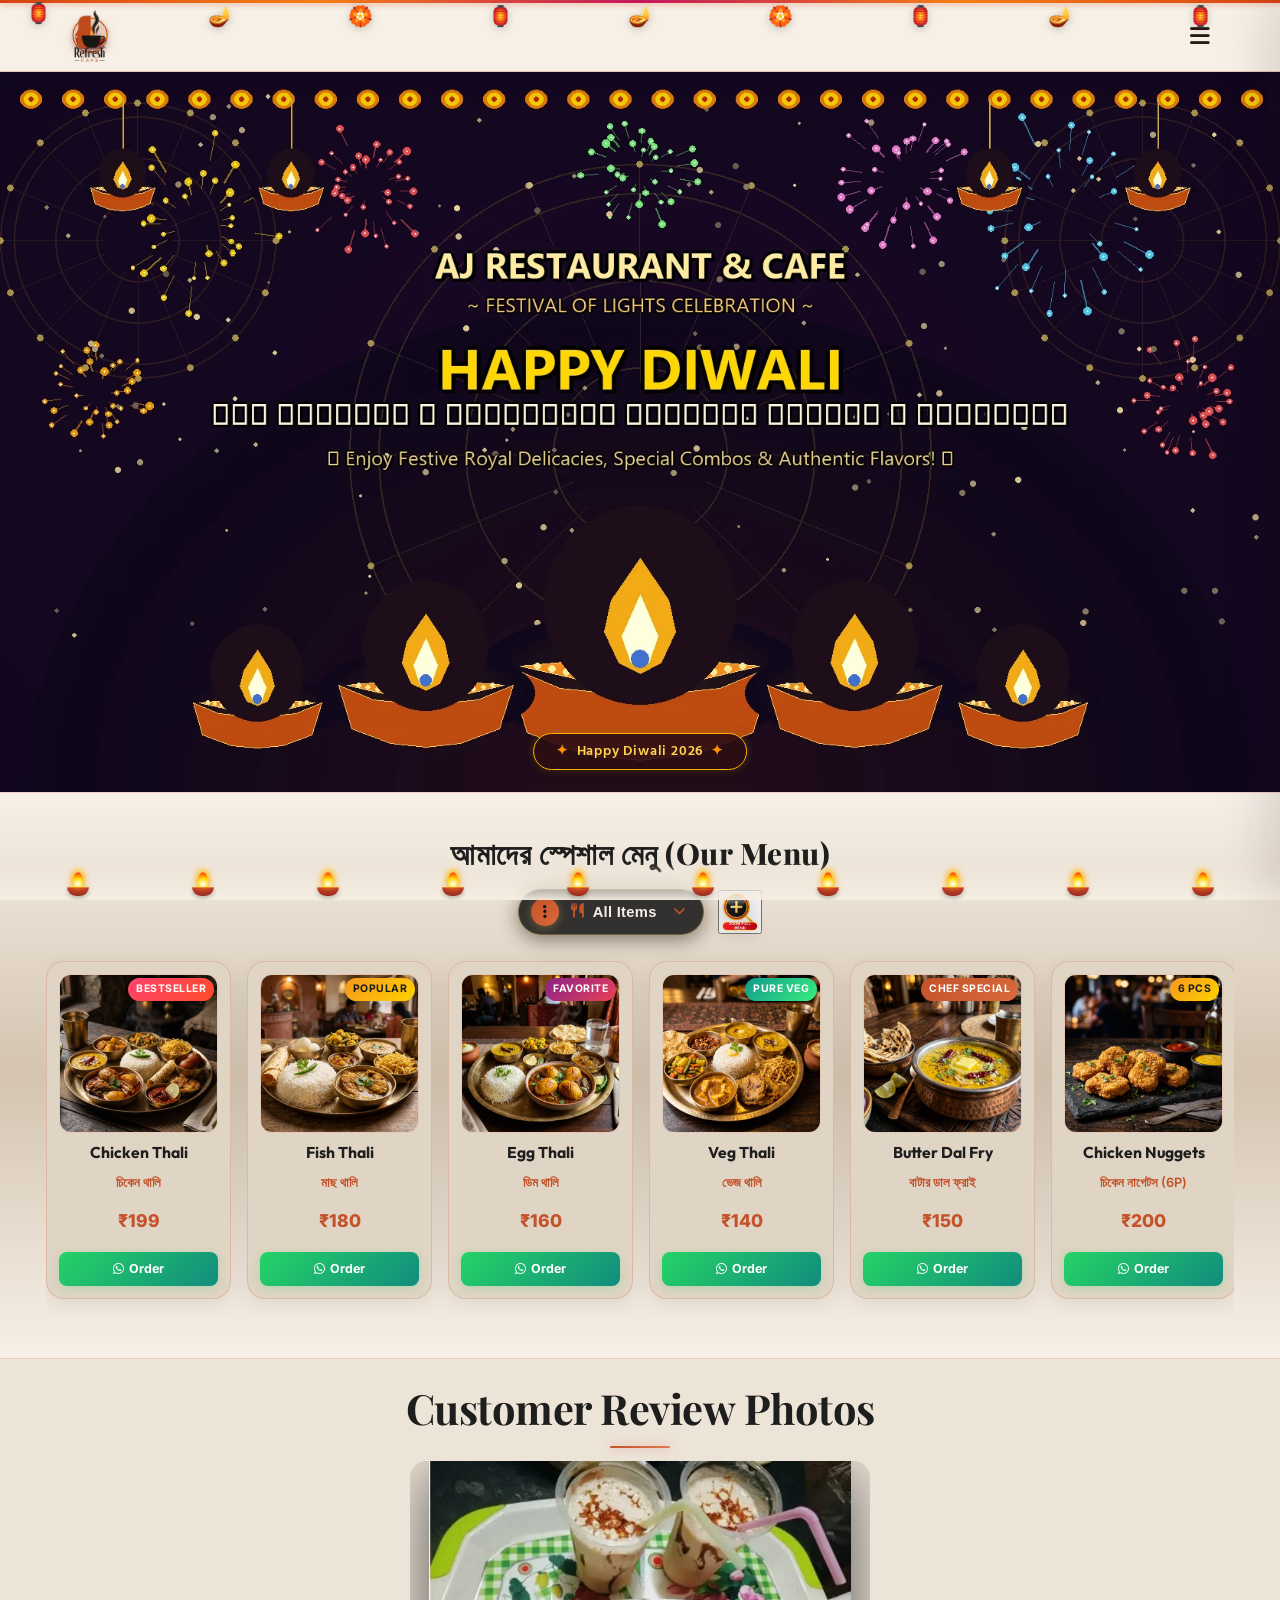
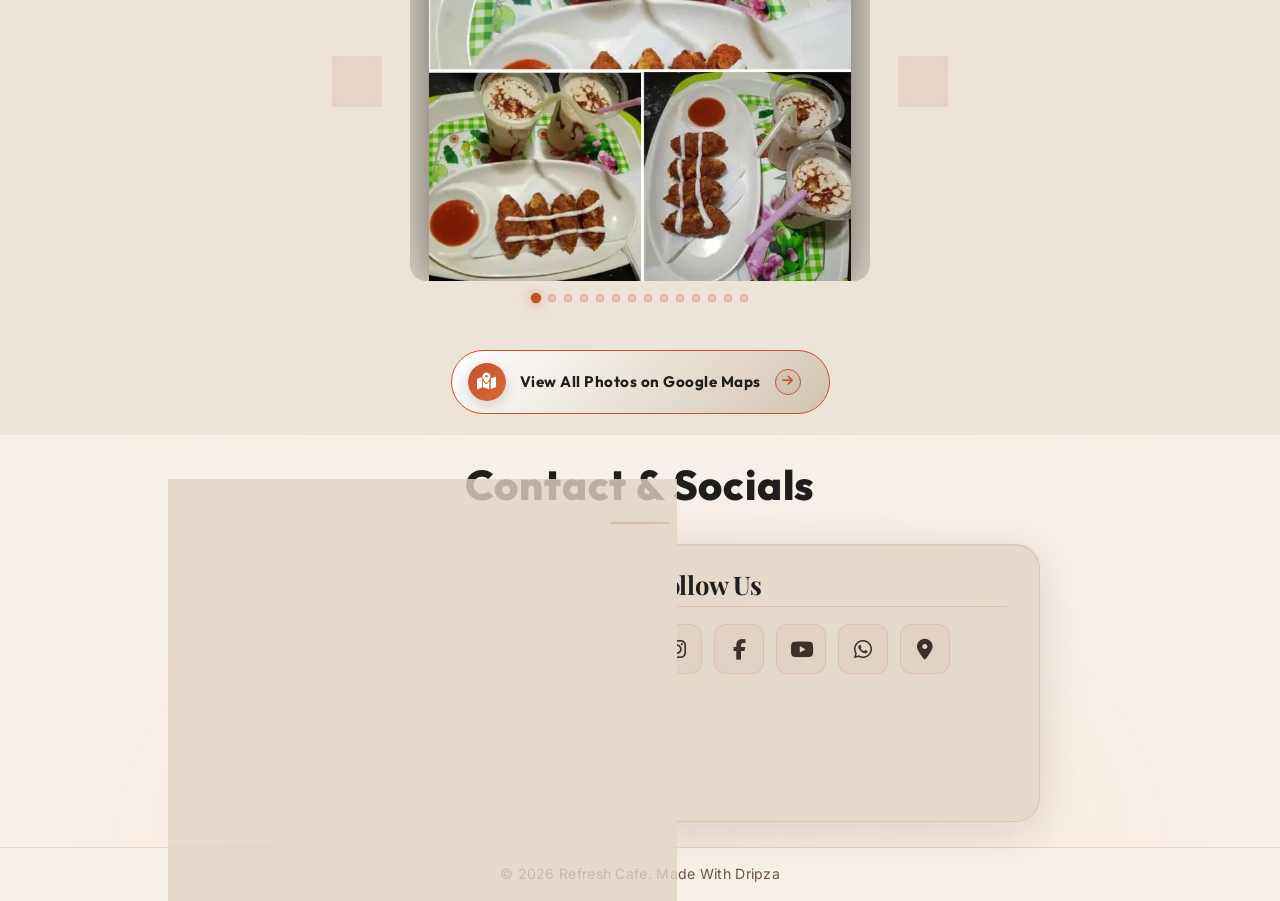
<file: index.html>
﻿<!DOCTYPE html>
<html lang="bn">
<head>
    <meta charset="UTF-8">
    <meta name="viewport" content="width=device-width, initial-scale=1.0">
    <title>Refresh Cafe</title>
    <link rel="icon" type="image/png" href="assets/refresh_cafe_logo.webp">
    <link href="https://fonts.googleapis.com/css2?family=Playfair+Display:wght@400;600;700;800&family=Outfit:wght@300;400;600;800&family=Inter:wght@300;400;500;600&family=Hind+Siliguri:wght@400;600;700&display=swap" rel="stylesheet">
    <link rel="stylesheet" href="https://cdnjs.cloudflare.com/ajax/libs/font-awesome/6.4.0/css/all.min.css">
    <link rel="stylesheet" href="styles.css?v=1.3">
</head>
<body class="no-scroll diwali-theme">
    <!-- Preloader Screen -->
    <div id="preloader">
        <div class="preloader-content">
            <div class="preloader-diya-glow">🪔</div>
            <h1 class="preloader-title">Welcome to <br><span class="highlight">Refresh Cafe</span></h1>
            <div class="preloader-loader">
                <div class="loader-bar"></div>
            </div>
        </div>
    </div>
    <!-- Navbar -->
        <!-- Hanging Decorative Diwali Toran & Lanterns -->
    <div class="diwali-hanging-toran" aria-hidden="true">
        <div class="toran-string"></div>
        <div class="toran-items">
            <span class="toran-lantern tl1">🏮</span>
            <span class="toran-diya td1">🪔</span>
            <span class="toran-flower tf1">🏵️</span>
            <span class="toran-lantern tl2">🏮</span>
            <span class="toran-diya td2">🪔</span>
            <span class="toran-flower tf2">🏵️</span>
            <span class="toran-lantern tl3">🏮</span>
            <span class="toran-diya td3">🪔</span>
            <span class="toran-lantern tl4">🏮</span>
        </div>
    </div>
    <nav class="navbar">
        <div class="logo-container">
            <img src="assets/refresh_cafe_logo.webp" alt="Refresh Cafe Logo" class="logo-brand-img">
            <div class="logo-text-wrapper">
                <span class="animated-football-header" title="Diwali Celebration">
                    <img src="assets/diwali_run_icon.webp" alt="Mahalaya Run Icon" style="object-fit: contain; filter: drop-shadow(0 2px 5px rgba(183, 28, 28, 0.4)) drop-shadow(0 1px 2px rgba(0, 0, 0, 0.25));">
                </span>
                <span class="logo-text">Refresh Cafe</span>
            </div>
        </div>
        <span class="rath-yatra-header-text diwali-header-text">✨ শুভ দীপাবলি ও কালীপূজা 🪔</span>
        <ul class="nav-links">
            <li><a href="#home">Home</a></li>
            <li><a href="#menu">Menu</a></li>
            <li><a href="#reviews">Reviews</a></li>
            <li><a href="#contact">Contact</a></li>
        </ul>
        <div class="navbar-actions">
            <div class="hamburger">
                <i class="fas fa-bars"></i>
            </div>
        </div>
    </nav>

    <!-- Hero Section -->
    <section id="home" class="hero">
        <div class="hero-bg banner-box">
            <img src="assets/diwali_greeting_banner.webp" alt="Happy Diwali Festival Banner" class="active">
            <img src="assets/hero_banner_1.webp" alt="Refresh Cafe Banner 1">
            <img src="assets/hero_banner_2.webp" alt="Refresh Cafe Banner 2">
            <img src="assets/hero_banner_3.webp" alt="Refresh Cafe Banner 3">
            <img src="assets/hero_banner_4.webp" alt="Refresh Cafe Banner 4">
            <img src="assets/hero_banner_5.webp" alt="Refresh Cafe Banner 5">
            <img src="assets/hero_banner_6.webp" alt="Refresh Cafe Banner 6">
            <img src="assets/hero_banner_7.webp" alt="Refresh Cafe Banner 7">
            <img src="assets/hero_banner_8.webp" alt="Refresh Cafe Banner 8">
            <img src="assets/hero_banner_9.webp" alt="Refresh Cafe Banner 9">
            <img src="assets/hero_banner_10.webp" alt="Refresh Cafe Banner 10">
            <div class="overlay"></div>
        </div>
        <!-- Interactive Diwali Fireworks Canvas Overlay -->
        <canvas id="diwali-fireworks-canvas"></canvas>
        <div class="hero-diwali-badge">
            <span class="sparkle-star">✦</span> Happy Diwali 2026 <span class="sparkle-star">✦</span>
        </div>
        <!-- Click/Hover Zones for Banner Control -->
        <div class="hero-nav-zone left-zone" title="Previous Image"></div>
        <div class="hero-nav-zone right-zone" title="Next Image"></div>
    </section>

                <!-- Digital Restaurant Menu Section -->
    <section id="menu" class="main-menu-section">
        <div class="menu-header-wrapper">
            <div class="menu-eyebrow-container">
                <span class="menu-eyebrow">আমাদের স্পেশাল মেনু (Our Menu)</span>
            </div>
        </div>

        <!-- Menu Category Filter Tabs -->
                <!-- Menu Category Filter Dropdown (Three-Dot Filter Menu) -->
        <!-- Menu Filter and Zoom Controls Row -->
        <div class="menu-filter-controls-row">
            <div class="menu-filter-dropdown-wrapper" id="main-menu-filter-dropdown-wrapper">
            <button type="button" class="menu-filter-dots-btn" id="main-menu-filter-dots-btn" aria-expanded="false" aria-haspopup="true" title="Filter Menu">
                <span class="three-dots-icon-box">
                    <i class="fas fa-ellipsis-v"></i>
                </span>
                <span class="current-filter-label" id="main-current-filter-label">
                    <i class="fas fa-utensils"></i>
                    <span>All Items</span>
                </span>
                <i class="fas fa-chevron-down filter-dropdown-arrow"></i>
            </button>

            <!-- Dropdown List of Category Filter Options -->
            <div class="menu-filter-dropdown-menu" id="main-menu-filter-dropdown-menu">
                <div class="menu-filter-dropdown-header">
                    <span><i class="fas fa-filter"></i> Filter Category</span>
                </div>
                <div class="menu-filter-dropdown-list">
                    <button type="button" class="menu-tab-btn active" data-category="all">
                        <span class="tab-btn-content">
                            <i class="fas fa-utensils tab-icon"></i>
                            <span class="tab-title">All Items</span>
                        </span>
                        <i class="fas fa-check active-indicator-icon"></i>
                    </button>
                    <button type="button" class="menu-tab-btn" data-category="thali">
                        <span class="tab-btn-content">
                            <i class="fas fa-bowl-rice tab-icon"></i>
                            <span class="tab-title">Bengali Thali</span>
                        </span>
                        <i class="fas fa-check active-indicator-icon"></i>
                    </button>
                    <button type="button" class="menu-tab-btn" data-category="snacks">
                        <span class="tab-btn-content">
                            <i class="fas fa-burger tab-icon"></i>
                            <span class="tab-title">Breakfast & Snacks</span>
                        </span>
                        <i class="fas fa-check active-indicator-icon"></i>
                    </button>
                    <button type="button" class="menu-tab-btn" data-category="beverages">
                        <span class="tab-btn-content">
                            <i class="fas fa-mug-hot tab-icon"></i>
                            <span class="tab-title">Tea & Coffee</span>
                        </span>
                        <i class="fas fa-check active-indicator-icon"></i>
                    </button>
                    <button type="button" class="menu-tab-btn" data-category="extras">
                        <span class="tab-btn-content">
                            <i class="fas fa-plate-wheat tab-icon"></i>
                            <span class="tab-title">Sides & Extras</span>
                        </span>
                        <i class="fas fa-check active-indicator-icon"></i>
                    </button>
                </div>
            </div>
        </div>

            <!-- Zoom Full Menu Button on Right Side of Filter -->
            <button type="button" class="menu-zoom-img-btn" id="open-full-menu-modal-btn" title="Open Complete Menu Card (সম্পূর্ণ মেনু)">
                    <img src="assets/zoom_full_menu_icon.webp" alt="Zoom Full Menu" class="zoom-full-menu-img">
                </button>
        </div>
        

        <!-- Menu Cards Horizontal Side-Scroll Wrapper -->
        <div class="main-menu-scroll-wrapper">
            <div class="main-menu-scroll-track" id="main-restaurant-menu-scroll">
                
                <!-- 1. Chicken Thali -->
                <div class="food-menu-card" data-category="thali">
                    <div class="food-card-badge bestseller">Bestseller</div>
                    <div class="food-card-img-box">
                        <img src="assets/menu_chicken_thali.webp" alt="Chicken Thali" loading="lazy">
                    </div>
                    <div class="food-card-body">
                        <h3 class="food-title">Chicken Thali</h3>
                        <span class="bengali-title">চিকেন থালি</span>
                        <span class="food-price">₹199</span>
                        <a href="https://wa.me/917602856871?text=Hi%20Refresh%20Cafe,%20I%20want%20to%20order%20Chicken%20Thali%20(₹199)" target="_blank" class="food-order-btn">
                            <i class="fab fa-whatsapp"></i> Order
                        </a>
                    </div>
                </div>

                <!-- 2. Fish Thali -->
                <div class="food-menu-card" data-category="thali">
                    <div class="food-card-badge popular">Popular</div>
                    <div class="food-card-img-box">
                        <img src="assets/menu_fish_thali.webp" alt="Fish Thali" loading="lazy">
                    </div>
                    <div class="food-card-body">
                        <h3 class="food-title">Fish Thali</h3>
                        <span class="bengali-title">মাছ থালি</span>
                        <span class="food-price">₹180</span>
                        <a href="https://wa.me/917602856871?text=Hi%20Refresh%20Cafe,%20I%20want%20to%20order%20Fish%20Thali%20(₹180)" target="_blank" class="food-order-btn">
                            <i class="fab fa-whatsapp"></i> Order
                        </a>
                    </div>
                </div>

                <!-- 3. Egg Thali -->
                <div class="food-menu-card" data-category="thali">
                    <div class="food-card-badge special">Favorite</div>
                    <div class="food-card-img-box">
                        <img src="assets/menu_egg_thali.webp" alt="Egg Thali" loading="lazy">
                    </div>
                    <div class="food-card-body">
                        <h3 class="food-title">Egg Thali</h3>
                        <span class="bengali-title">ডিম থালি</span>
                        <span class="food-price">₹160</span>
                        <a href="https://wa.me/917602856871?text=Hi%20Refresh%20Cafe,%20I%20want%20to%20order%20Egg%20Thali%20(₹160)" target="_blank" class="food-order-btn">
                            <i class="fab fa-whatsapp"></i> Order
                        </a>
                    </div>
                </div>

                <!-- 4. Veg Thali -->
                <div class="food-menu-card" data-category="thali">
                    <div class="food-card-badge pure-veg">Pure Veg</div>
                    <div class="food-card-img-box">
                        <img src="assets/menu_veg_thali.webp" alt="Veg Thali" loading="lazy">
                    </div>
                    <div class="food-card-body">
                        <h3 class="food-title">Veg Thali</h3>
                        <span class="bengali-title">ভেজ থালি</span>
                        <span class="food-price">₹140</span>
                        <a href="https://wa.me/917602856871?text=Hi%20Refresh%20Cafe,%20I%20want%20to%20order%20Veg%20Thali%20(₹140)" target="_blank" class="food-order-btn">
                            <i class="fab fa-whatsapp"></i> Order
                        </a>
                    </div>
                </div>

                <!-- 5. Butter Dal Fry -->
                <div class="food-menu-card" data-category="extras">
                    <div class="food-card-badge chef">Chef Special</div>
                    <div class="food-card-img-box">
                        <img src="assets/menu_butter_dal_fry.webp" alt="Butter Dal Fry" loading="lazy">
                    </div>
                    <div class="food-card-body">
                        <h3 class="food-title">Butter Dal Fry</h3>
                        <span class="bengali-title">বাটার ডাল ফ্রাই</span>
                        <span class="food-price">₹150</span>
                        <a href="https://wa.me/917602856871?text=Hi%20Refresh%20Cafe,%20I%20want%20to%20order%20Butter%20Dal%20Fry%20(₹150)" target="_blank" class="food-order-btn">
                            <i class="fab fa-whatsapp"></i> Order
                        </a>
                    </div>
                </div>

                <!-- 6. Chicken Nuggets -->
                <div class="food-menu-card" data-category="snacks">
                    <div class="food-card-badge popular">6 Pcs</div>
                    <div class="food-card-img-box">
                        <img src="assets/menu_chicken_nuggets.webp" alt="Chicken Nuggets" loading="lazy">
                    </div>
                    <div class="food-card-body">
                        <h3 class="food-title">Chicken Nuggets</h3>
                        <span class="bengali-title">চিকেন নাগেটস (6P)</span>
                        <span class="food-price">₹200</span>
                        <a href="https://wa.me/917602856871?text=Hi%20Refresh%20Cafe,%20I%20want%20to%20order%20Chicken%20Nuggets%20(₹200)" target="_blank" class="food-order-btn">
                            <i class="fab fa-whatsapp"></i> Order
                        </a>
                    </div>
                </div>

                <!-- 7. Aloo Tikki -->
                <div class="food-menu-card" data-category="snacks">
                    <div class="food-card-badge pure-veg">Big Size</div>
                    <div class="food-card-img-box">
                        <img src="assets/menu_aloo_tikki.webp" alt="Aloo Tikki Big Size" loading="lazy">
                    </div>
                    <div class="food-card-body">
                        <h3 class="food-title">Aloo Tikki 6P</h3>
                        <span class="bengali-title">আলু টিক্কি (6P)</span>
                        <span class="food-price">₹180</span>
                        <a href="https://wa.me/917602856871?text=Hi%20Refresh%20Cafe,%20I%20want%20to%20order%20Aloo%20Tikki%20(₹180)" target="_blank" class="food-order-btn">
                            <i class="fab fa-whatsapp"></i> Order
                        </a>
                    </div>
                </div>

                <!-- 8. Egg Maggie -->
                <div class="food-menu-card" data-category="snacks">
                    <div class="food-card-badge popular">Hot</div>
                    <div class="food-card-img-box">
                        <img src="assets/menu_egg_maggie.webp" alt="Egg Maggie" loading="lazy">
                    </div>
                    <div class="food-card-body">
                        <h3 class="food-title">Egg Maggie</h3>
                        <span class="bengali-title">এগ ম্যাগি</span>
                        <span class="food-price">₹80</span>
                        <a href="https://wa.me/917602856871?text=Hi%20Refresh%20Cafe,%20I%20want%20to%20order%20Egg%20Maggie%20(₹80)" target="_blank" class="food-order-btn">
                            <i class="fab fa-whatsapp"></i> Order
                        </a>
                    </div>
                </div>

                <!-- 9. Veg Maggie -->
                <div class="food-menu-card" data-category="snacks">
                    <div class="food-card-badge pure-veg">Veg</div>
                    <div class="food-card-img-box">
                        <img src="assets/menu_egg_maggie.webp" alt="Veg Maggie" loading="lazy">
                    </div>
                    <div class="food-card-body">
                        <h3 class="food-title">Veg Maggie</h3>
                        <span class="bengali-title">ভেজ ম্যাগি</span>
                        <span class="food-price">₹60</span>
                        <a href="https://wa.me/917602856871?text=Hi%20Refresh%20Cafe,%20I%20want%20to%20order%20Veg%20Maggie%20(₹60)" target="_blank" class="food-order-btn">
                            <i class="fab fa-whatsapp"></i> Order
                        </a>
                    </div>
                </div>

                <!-- 10. Bread Omelette -->
                <div class="food-menu-card" data-category="snacks">
                    <div class="food-card-badge special">Breakfast</div>
                    <div class="food-card-img-box">
                        <img src="assets/menu6.webp" alt="Bread Omelette Jam Butter" loading="lazy">
                    </div>
                    <div class="food-card-body">
                        <h3 class="food-title">Bread Omelette</h3>
                        <span class="bengali-title">ব্রেড ওমলেট / জ্যাম</span>
                        <span class="food-price">₹60</span>
                        <a href="https://wa.me/917602856871?text=Hi%20Refresh%20Cafe,%20I%20want%20to%20order%20Bread%20Omelette%20(₹60)" target="_blank" class="food-order-btn">
                            <i class="fab fa-whatsapp"></i> Order
                        </a>
                    </div>
                </div>

                <!-- 11. Chai & Coffee -->
                <div class="food-menu-card" data-category="beverages">
                    <div class="food-card-badge special">Hot</div>
                    <div class="food-card-img-box">
                        <img src="assets/menu_tea_coffee.webp" alt="Coffee" loading="lazy">
                    </div>
                    <div class="food-card-body">
                        <h3 class="food-title">Milk / Black Coffee</h3>
                        <span class="bengali-title">কফি (Min 2 Cup)</span>
                        <span class="food-price">₹50</span>
                        <a href="https://wa.me/917602856871?text=Hi%20Refresh%20Cafe,%20I%20want%20to%20order%20Coffee" target="_blank" class="food-order-btn">
                            <i class="fab fa-whatsapp"></i> Order
                        </a>
                    </div>
                </div>

                <!-- 12. Milk / Black Tea -->
                <div class="food-menu-card" data-category="beverages">
                    <div class="food-card-badge bestseller">Chai</div>
                    <div class="food-card-img-box">
                        <img src="assets/menu_tea_coffee.webp" alt="Tea" loading="lazy">
                    </div>
                    <div class="food-card-body">
                        <h3 class="food-title">Black / Milk Tea</h3>
                        <span class="bengali-title">চা (Min 2 Cup)</span>
                        <span class="food-price">₹25</span>
                        <a href="https://wa.me/917602856871?text=Hi%20Refresh%20Cafe,%20I%20want%20to%20order%20Tea" target="_blank" class="food-order-btn">
                            <i class="fab fa-whatsapp"></i> Order
                        </a>
                    </div>
                </div>

                <!-- 13. Green Tea -->
                <div class="food-menu-card" data-category="beverages">
                    <div class="food-card-badge pure-veg">Healthy</div>
                    <div class="food-card-img-box">
                        <img src="assets/menu_tea_coffee.webp" alt="Green Tea" loading="lazy">
                    </div>
                    <div class="food-card-body">
                        <h3 class="food-title">Green Tea</h3>
                        <span class="bengali-title">গ্রিন টি (Min 2 Cup)</span>
                        <span class="food-price">₹40</span>
                        <a href="https://wa.me/917602856871?text=Hi%20Refresh%20Cafe,%20I%20want%20to%20order%20Green%20Tea" target="_blank" class="food-order-btn">
                            <i class="fab fa-whatsapp"></i> Order
                        </a>
                    </div>
                </div>

                <!-- 14. Extra Chicken 4P -->
                <div class="food-menu-card" data-category="extras">
                    <div class="food-card-badge popular">4 Pcs</div>
                    <div class="food-card-img-box">
                        <img src="assets/menu_chicken_thali.webp" alt="Extra Chicken" loading="lazy">
                    </div>
                    <div class="food-card-body">
                        <h3 class="food-title">Extra Chicken (4P)</h3>
                        <span class="bengali-title">চিকেন কারি (4P)</span>
                        <span class="food-price">₹180</span>
                        <a href="https://wa.me/917602856871?text=Hi%20Refresh%20Cafe,%20I%20want%20to%20order%20Extra%20Chicken%204P%20(₹180)" target="_blank" class="food-order-btn">
                            <i class="fab fa-whatsapp"></i> Order
                        </a>
                    </div>
                </div>

                <!-- 15. Extra Mutton 1P -->
                <div class="food-menu-card" data-category="extras">
                    <div class="food-card-badge special">Special</div>
                    <div class="food-card-img-box">
                        <img src="assets/menu3.webp" alt="Extra Mutton" loading="lazy">
                    </div>
                    <div class="food-card-body">
                        <h3 class="food-title">Extra Mutton (1P)</h3>
                        <span class="bengali-title">মটন (স্পেশাল অর্ডার)</span>
                        <span class="food-price">₹80</span>
                        <a href="https://wa.me/917602856871?text=Hi%20Refresh%20Cafe,%20I%20want%20to%20order%20Extra%20Mutton%20(₹80)" target="_blank" class="food-order-btn">
                            <i class="fab fa-whatsapp"></i> Order
                        </a>
                    </div>
                </div>

                <!-- 16. Extra Fish 1P -->
                <div class="food-menu-card" data-category="extras">
                    <div class="food-card-badge popular">1 Pc</div>
                    <div class="food-card-img-box">
                        <img src="assets/menu_fish_thali.webp" alt="Extra Fish" loading="lazy">
                    </div>
                    <div class="food-card-body">
                        <h3 class="food-title">Extra Fish (1P)</h3>
                        <span class="bengali-title">মাছ ১ পিস</span>
                        <span class="food-price">₹80</span>
                        <a href="https://wa.me/917602856871?text=Hi%20Refresh%20Cafe,%20I%20want%20to%20order%20Extra%20Fish%20(₹80)" target="_blank" class="food-order-btn">
                            <i class="fab fa-whatsapp"></i> Order
                        </a>
                    </div>
                </div>

                <!-- 17. Green Salad -->
                <div class="food-menu-card" data-category="extras">
                    <div class="food-card-badge pure-veg">Fresh</div>
                    <div class="food-card-img-box">
                        <img src="assets/menu_veg_thali.webp" alt="Green Salad" loading="lazy">
                    </div>
                    <div class="food-card-body">
                        <h3 class="food-title">Green Salad</h3>
                        <span class="bengali-title">গ্রিন স্যালাড</span>
                        <span class="food-price">₹100</span>
                        <a href="https://wa.me/917602856871?text=Hi%20Refresh%20Cafe,%20I%20want%20to%20order%20Green%20Salad%20(₹100)" target="_blank" class="food-order-btn">
                            <i class="fab fa-whatsapp"></i> Order
                        </a>
                    </div>
                </div>

                <!-- 18. Extra Egg (2P) -->
                <div class="food-menu-card" data-category="extras">
                    <div class="food-card-badge special">2 Pcs</div>
                    <div class="food-card-img-box">
                        <img src="assets/menu_egg_thali.webp" alt="Extra Egg 2P" loading="lazy">
                    </div>
                    <div class="food-card-body">
                        <h3 class="food-title">Extra Egg (2P)</h3>
                        <span class="bengali-title">ডিম (২ পিস)</span>
                        <span class="food-price">₹50</span>
                        <a href="https://wa.me/917602856871?text=Hi%20Refresh%20Cafe,%20I%20want%20to%20order%20Extra%20Egg%202P%20(₹50)" target="_blank" class="food-order-btn">
                            <i class="fab fa-whatsapp"></i> Order
                        </a>
                    </div>
                </div>

                <!-- 19. Extra Rice -->
                <div class="food-menu-card" data-category="extras">
                    <div class="food-card-badge popular">1 Plate</div>
                    <div class="food-card-img-box">
                        <img src="assets/menu_veg_thali.webp" alt="Extra Rice" loading="lazy">
                    </div>
                    <div class="food-card-body">
                        <h3 class="food-title">Extra Rice</h3>
                        <span class="bengali-title">এক্সট্রা ভাত</span>
                        <span class="food-price">₹50</span>
                        <a href="https://wa.me/917602856871?text=Hi%20Refresh%20Cafe,%20I%20want%20to%20order%20Extra%20Rice%20(₹50)" target="_blank" class="food-order-btn">
                            <i class="fab fa-whatsapp"></i> Order
                        </a>
                    </div>
                </div>

                <!-- 20. Extra Misti / Papad / Roti -->
                <div class="food-menu-card" data-category="extras">
                    <div class="food-card-badge pure-veg">Per Pc</div>
                    <div class="food-card-img-box">
                        <img src="assets/menu2.webp" alt="Extra Misti Papad Roti" loading="lazy">
                    </div>
                    <div class="food-card-body">
                        <h3 class="food-title">Extra Misti / Papad / Roti</h3>
                        <span class="bengali-title">মিষ্টি / পাঁপড় / রুটি</span>
                        <span class="food-price">₹10</span>
                        <a href="https://wa.me/917602856871?text=Hi%20Refresh%20Cafe,%20I%20want%20to%20order%20Extra%20Misti%20Papad%20Roti%20(₹10)" target="_blank" class="food-order-btn">
                            <i class="fab fa-whatsapp"></i> Order
                        </a>
                    </div>
                </div>

                <!-- 21. Extra Sabji / Dal / Vaji -->
                <div class="food-menu-card" data-category="extras">
                    <div class="food-card-badge pure-veg">Side Bowl</div>
                    <div class="food-card-img-box">
                        <img src="assets/menu_butter_dal_fry.webp" alt="Extra Sabji Dal Vaji" loading="lazy">
                    </div>
                    <div class="food-card-body">
                        <h3 class="food-title">Extra Sabji / Dal / Vaji</h3>
                        <span class="bengali-title">সবজি / ডাল / ভাজি</span>
                        <span class="food-price">₹30</span>
                        <a href="https://wa.me/917602856871?text=Hi%20Refresh%20Cafe,%20I%20want%20to%20order%20Extra%20Sabji%20Dal%20Vaji%20(₹30)" target="_blank" class="food-order-btn">
                            <i class="fab fa-whatsapp"></i> Order
                        </a>
                    </div>
                </div>

                <!-- 18. Water Bottle -->
                <div class="food-menu-card" data-category="beverages">
                    <div class="food-card-badge pure-veg">Mineral</div>
                    <div class="food-card-img-box">
                        <img src="assets/menu5.webp" alt="Water Bottle" loading="lazy">
                    </div>
                    <div class="food-card-body">
                        <h3 class="food-title">Water Bottle</h3>
                        <span class="bengali-title">জল 1L / 2L</span>
                        <span class="food-price">₹20 / ₹30</span>
                        <a href="https://wa.me/917602856871?text=Hi%20Refresh%20Cafe,%20I%20want%20to%20order%20Water%20Bottle" target="_blank" class="food-order-btn">
                            <i class="fab fa-whatsapp"></i> Order
                        </a>
                    </div>
                </div>

            </div>
        </div>
    </section>

    <!-- Reviews Section (Photo Gallery) -->
    <section id="reviews" class="reviews-section">
        <h2 class="section-title">Customer Review Photos</h2>
        <div class="reviews-slider-container">
            <div class="reviews-slider">
                <div class="review-slide active">
                    <img src="assets/review_1.webp" alt="Customer Review 1">
                </div>
                <div class="review-slide">
                    <img src="assets/review_2.webp" alt="Customer Review 2">
                </div>
                <div class="review-slide">
                    <img src="assets/review_3.webp" alt="Customer Review 3">
                </div>
                <div class="review-slide">
                    <img src="assets/review_4.webp" alt="Customer Review 4">
                </div>
                <div class="review-slide">
                    <img src="assets/review_5.webp" alt="Customer Review 5">
                </div>
                <div class="review-slide">
                    <img src="assets/review_6.webp" alt="Customer Review 6">
                </div>
                <div class="review-slide">
                    <img src="assets/review_7.webp" alt="Customer Review 7">
                </div>
                <div class="review-slide">
                    <img src="assets/review_8.webp" alt="Customer Review 8">
                </div>
                <div class="review-slide">
                    <img src="assets/review_9.webp" alt="Customer Review 9">
                </div>
                <div class="review-slide">
                    <img src="assets/review_10.webp" alt="Customer Review 10">
                </div>
                <div class="review-slide">
                    <img src="assets/review_11.webp" alt="Customer Review 11">
                </div>
                <div class="review-slide">
                    <img src="assets/review_12.webp" alt="Customer Review 12">
                </div>
                <div class="review-slide">
                    <img src="assets/review_13.webp" alt="Customer Review 13">
                </div>
                <div class="review-slide">
                    <img src="assets/review_14.webp" alt="Customer Review 14">
                </div>
            </div>
            
            <!-- Slider Controls -->
            <button class="slider-btn prev-btn"><i class="fas fa-chevron-left"></i></button>
            <button class="slider-btn next-btn"><i class="fas fa-chevron-right"></i></button>
            
            <!-- Slider Dots -->
            <div class="slider-dots">
                <span class="dot active" data-index="0"></span>
                <span class="dot" data-index="1"></span>
                <span class="dot" data-index="2"></span>
                <span class="dot" data-index="3"></span>
                <span class="dot" data-index="4"></span>
                <span class="dot" data-index="5"></span>
                <span class="dot" data-index="6"></span>
                <span class="dot" data-index="7"></span>
                <span class="dot" data-index="8"></span>
                <span class="dot" data-index="9"></span>
                <span class="dot" data-index="10"></span>
                <span class="dot" data-index="11"></span>
                <span class="dot" data-index="12"></span>
                <span class="dot" data-index="13"></span>
            </div>
        </div>
        <div style="text-align: center; margin-top: 3rem;">
            <div class="reviews-cta-wrapper">
            <a href="https://maps.app.goo.gl/2yLewhyhjntYncTv7" target="_blank" class="modern-maps-btn" title="Open Google Maps Gallery">
                <span class="maps-icon-badge"><i class="fas fa-map-marked-alt"></i></span>
                <span class="maps-btn-text">View All Photos on Google Maps</span>
                <span class="maps-arrow-circle"><i class="fas fa-arrow-right"></i></span>
            </a>
        </div>
        </div>
    </section>

    <!-- Contact & Footer -->
    <section id="contact" class="contact-section">
        <h2 class="section-title">Contact & Socials</h2>
        <div class="contact-container glassmorphism">
            <div class="contact-info">
                <h2>Visit Us</h2>
                <div class="info-item">
                    <a href="https://maps.app.goo.gl/bu8xiFyUz2Aj8CzT7" target="_blank" style="color: inherit; text-decoration: none; display: flex; align-items: center; gap: 15px;">
                        <i class="fas fa-map-marker-alt"></i>
                        <p>Mahapravu Para, Nabadwip, West Bengal 741302</p>
                    </a>
                </div>
                <div class="info-item">
                    <i class="fas fa-phone-alt"></i>
                    <p><a href="tel:+917602856871" style="color: inherit; text-decoration: none;">+91 7602856871</a></p>
                </div>
                <div class="info-item">
                    <i class="fas fa-envelope"></i>
                    <p><a href="mailto:hello@refreshcafe.com" style="color: inherit; text-decoration: none;">hello@refreshcafe.com</a></p>
                </div>
            </div>
            <div class="social-links">
                <h2>Follow Us</h2>
                <div class="social-icons">
                    <a href="#" class="social-icon"><i class="fab fa-instagram"></i></a>
                    <a href="#" class="social-icon"><i class="fab fa-facebook-f"></i></a>
                    <a href="#" class="social-icon"><i class="fab fa-youtube"></i></a>
                    <a href="https://wa.me/917602856871" target="_blank" class="social-icon"><i class="fab fa-whatsapp"></i></a>
                    <a href="https://maps.app.goo.gl/bu8xiFyUz2Aj8CzT7" target="_blank" class="social-icon"><i class="fas fa-map-marker-alt"></i></a>
                </div>
            </div>
        </div>
    </section>

    <footer>
        <p>&copy; 2026 Refresh Cafe. Made With Dripza</p>
    </footer>



    <!-- Full Menu Interactive Modal -->
    <div class="full-menu-modal" id="full-menu-modal" aria-hidden="true">
        <div class="full-menu-modal-overlay" id="full-menu-modal-overlay"></div>
        <div class="full-menu-modal-container">
            <!-- Modal Sticky Top Header Container (Header + Hero Title + Search + Category Tabs) -->
            <div class="full-menu-modal-top-section">
                <!-- Modal Header -->
                <div class="full-menu-modal-header">
                    <div class="full-menu-modal-header-left">
                        <button class="menu-modal-close-btn" id="close-full-menu-modal-btn" aria-label="Close Full Menu">
                            <i class="fas fa-arrow-left"></i> <span>Back</span>
                        </button>
                        <div class="full-menu-modal-title">
                            Refresh Cafe
                        </div>
                    </div>
                    <div class="full-menu-modal-header-right">
                        <a href="#modal-order-timings" class="menu-modal-timing-btn" id="modal-timing-btn" title="Order Timings">
                            <i class="fas fa-clock"></i> <span>Timings</span>
                        </a>
                        <a href="tel:917602856871" class="menu-modal-call-btn">
                            <i class="fas fa-phone-alt"></i> <span>917602856871</span>
                        </a>
                        <button class="menu-modal-close-icon-btn" id="close-full-menu-icon-btn" aria-label="Close">
                            <i class="fas fa-times"></i>
                        </button>
                    </div>
                </div>

                <!-- Modal Hero Header -->
                <div class="full-menu-hero">
                    <h1>Complete Menu Card <span class="bengali-heading">আমাদের সম্পূর্ণ ডিজিটাল মেনু</span></h1>
                </div>

                <!-- Search Bar & Category Filter Tabs -->
                <div class="menu-control-bar">
                    

                    <!-- Modal Category Filter Dropdown (Three-Dot Filter Menu) -->
                    <div class="menu-filter-dropdown-wrapper" id="modal-menu-filter-dropdown-wrapper">
            <button type="button" class="menu-filter-dots-btn" id="modal-menu-filter-dots-btn" aria-expanded="false" aria-haspopup="true" title="Filter Menu">
                <span class="three-dots-icon-box">
                    <i class="fas fa-ellipsis-v"></i>
                </span>
                <span class="current-filter-label" id="modal-current-filter-label">
                    <i class="fas fa-utensils"></i>
                    <span>All Items</span>
                </span>
                <i class="fas fa-chevron-down filter-dropdown-arrow"></i>
            </button>

            <!-- Dropdown List of Category Filter Options -->
            <div class="menu-filter-dropdown-menu" id="modal-menu-filter-dropdown-menu">
                <div class="menu-filter-dropdown-header">
                    <span><i class="fas fa-filter"></i> Filter Category</span>
                </div>
                <div class="menu-filter-dropdown-list">
                    <button type="button" class="menu-tab-btn active" data-category="all">
                        <span class="tab-btn-content">
                            <i class="fas fa-utensils tab-icon"></i>
                            <span class="tab-title">All Items</span>
                        </span>
                        <i class="fas fa-check active-indicator-icon"></i>
                    </button>
                    <button type="button" class="menu-tab-btn" data-category="thali">
                        <span class="tab-btn-content">
                            <i class="fas fa-bowl-rice tab-icon"></i>
                            <span class="tab-title">Bengali Thali</span>
                        </span>
                        <i class="fas fa-check active-indicator-icon"></i>
                    </button>
                    <button type="button" class="menu-tab-btn" data-category="snacks">
                        <span class="tab-btn-content">
                            <i class="fas fa-burger tab-icon"></i>
                            <span class="tab-title">Breakfast & Snacks</span>
                        </span>
                        <i class="fas fa-check active-indicator-icon"></i>
                    </button>
                    <button type="button" class="menu-tab-btn" data-category="beverages">
                        <span class="tab-btn-content">
                            <i class="fas fa-mug-hot tab-icon"></i>
                            <span class="tab-title">Tea & Coffee</span>
                        </span>
                        <i class="fas fa-check active-indicator-icon"></i>
                    </button>
                    <button type="button" class="menu-tab-btn" data-category="extras">
                        <span class="tab-btn-content">
                            <i class="fas fa-plate-wheat tab-icon"></i>
                            <span class="tab-title">Sides & Extras</span>
                        </span>
                        <i class="fas fa-check active-indicator-icon"></i>
                    </button>
                </div>
            </div>
                </div>

                    <div class="search-box-wrapper">
                        <i class="fas fa-search"></i>
                        <input type="text" id="modal-menu-search-input" placeholder="খাবারের নাম লিখে খুঁজুন (Search dishes...)" autocomplete="off" enterkeyhint="search">
                        <button type="button" id="modal-menu-search-clear" class="search-clear-btn" aria-label="Clear search" title="à¦®à§à¦›à§‡ à¦«à§‡à¦²à§à¦¨ (Clear)">
                            <i class="fas fa-times"></i>
                        </button>
                    </div>
            </div>
            </div>

            <div class="full-menu-modal-body">
                <!-- Complete Menu Card Grid -->
                <div class="compact-menu-grid-container">
                    <div class="compact-grid" id="modal-full-menu-grid">

                        <!-- 1. Chicken Thali -->
                        <div class="food-menu-card" data-category="thali" data-keywords="chicken thali murgi murgir mangsho rice dal sabji thali">
                            <div class="food-card-badge bestseller">Bestseller</div>
                            <div class="food-card-img-box">
                                <img src="assets/menu_chicken_thali.webp" alt="Chicken Thali" loading="lazy">
                            </div>
                            <div class="food-card-body">
                                <h3 class="food-title">Chicken Thali</h3>
                                <span class="bengali-title">চিকেন থালি</span>
                                <span class="food-price">₹199</span>
                                <a href="https://wa.me/917602856871?text=Hi%20Refresh%20Cafe,%20I%20want%20to%20order%20Chicken%20Thali%20(₹199)" target="_blank" class="food-order-btn">
                                    <i class="fab fa-whatsapp"></i> Order
                                </a>
                            </div>
                        </div>

                        <!-- 2. Fish Thali -->
                        <div class="food-menu-card" data-category="thali" data-keywords="fish thali macher thali mach jhol rui katla rice dal thali">
                            <div class="food-card-badge popular">Popular</div>
                            <div class="food-card-img-box">
                                <img src="assets/menu_fish_thali.webp" alt="Fish Thali" loading="lazy">
                            </div>
                            <div class="food-card-body">
                                <h3 class="food-title">Fish Thali</h3>
                                <span class="bengali-title">মাছ থালি</span>
                                <span class="food-price">₹180</span>
                                <a href="https://wa.me/917602856871?text=Hi%20Refresh%20Cafe,%20I%20want%20to%20order%20Fish%20Thali%20(₹180)" target="_blank" class="food-order-btn">
                                    <i class="fab fa-whatsapp"></i> Order
                                </a>
                            </div>
                        </div>

                        <!-- 3. Egg Thali -->
                        <div class="food-menu-card" data-category="thali" data-keywords="egg thali dimer thali dim kosha rice dal thali">
                            <div class="food-card-badge special">Favorite</div>
                            <div class="food-card-img-box">
                                <img src="assets/menu_egg_thali.webp" alt="Egg Thali" loading="lazy">
                            </div>
                            <div class="food-card-body">
                                <h3 class="food-title">Egg Thali</h3>
                                <span class="bengali-title">ডিম থালি</span>
                                <span class="food-price">₹160</span>
                                <a href="https://wa.me/917602856871?text=Hi%20Refresh%20Cafe,%20I%20want%20to%20order%20Egg%20Thali%20(₹160)" target="_blank" class="food-order-btn">
                                    <i class="fab fa-whatsapp"></i> Order
                                </a>
                            </div>
                        </div>

                        <!-- 4. Veg Thali -->
                        <div class="food-menu-card" data-category="thali" data-keywords="veg thali niramish thali paneer dal sabji rice mishti doi">
                            <div class="food-card-badge pure-veg">Pure Veg</div>
                            <div class="food-card-img-box">
                                <img src="assets/menu_veg_thali.webp" alt="Veg Thali" loading="lazy">
                            </div>
                            <div class="food-card-body">
                                <h3 class="food-title">Veg Thali</h3>
                                <span class="bengali-title">ভেজ থালি</span>
                                <span class="food-price">₹140</span>
                                <a href="https://wa.me/917602856871?text=Hi%20Refresh%20Cafe,%20I%20want%20to%20order%20Veg%20Thali%20(₹140)" target="_blank" class="food-order-btn">
                                    <i class="fab fa-whatsapp"></i> Order
                                </a>
                            </div>
                        </div>

                        <!-- 5. Butter Dal Fry -->
                        <div class="food-menu-card" data-category="extras" data-keywords="butter dal fry yellow dal tadka veg">
                            <div class="food-card-badge chef">Chef Special</div>
                            <div class="food-card-img-box">
                                <img src="assets/menu_butter_dal_fry.webp" alt="Butter Dal Fry" loading="lazy">
                            </div>
                            <div class="food-card-body">
                                <h3 class="food-title">Butter Dal Fry</h3>
                                <span class="bengali-title">বাটার ডাল ফ্রাই</span>
                                <span class="food-price">₹150</span>
                                <a href="https://wa.me/917602856871?text=Hi%20Refresh%20Cafe,%20I%20want%20to%20order%20Butter%20Dal%20Fry%20(₹150)" target="_blank" class="food-order-btn">
                                    <i class="fab fa-whatsapp"></i> Order
                                </a>
                            </div>
                        </div>

                        <!-- 6. Chicken Nuggets (6P) -->
                        <div class="food-menu-card" data-category="snacks" data-keywords="chicken nuggets 6p fried snacks non-veg">
                            <div class="food-card-badge popular">6 Pcs</div>
                            <div class="food-card-img-box">
                                <img src="assets/menu_chicken_nuggets.webp" alt="Chicken Nuggets" loading="lazy">
                            </div>
                            <div class="food-card-body">
                                <h3 class="food-title">Chicken Nuggets</h3>
                                <span class="bengali-title">চিকেন নাগেটস (6P)</span>
                                <span class="food-price">₹200</span>
                                <a href="https://wa.me/917602856871?text=Hi%20Refresh%20Cafe,%20I%20want%20to%20order%20Chicken%20Nuggets%20(₹200)" target="_blank" class="food-order-btn">
                                    <i class="fab fa-whatsapp"></i> Order
                                </a>
                            </div>
                        </div>

                        <!-- 7. Aloo Tikki Big Size (6P) -->
                        <div class="food-menu-card" data-category="snacks" data-keywords="aloo tikki potato cutlet snacks big size veg">
                            <div class="food-card-badge pure-veg">Big Size</div>
                            <div class="food-card-img-box">
                                <img src="assets/menu_aloo_tikki.webp" alt="Aloo Tikki Big Size" loading="lazy">
                            </div>
                            <div class="food-card-body">
                                <h3 class="food-title">Aloo Tikki 6P</h3>
                                <span class="bengali-title">আলু টিক্কি (6P)</span>
                                <span class="food-price">₹180</span>
                                <a href="https://wa.me/917602856871?text=Hi%20Refresh%20Cafe,%20I%20want%20to%20order%20Aloo%20Tikki%20(₹180)" target="_blank" class="food-order-btn">
                                    <i class="fab fa-whatsapp"></i> Order
                                </a>
                            </div>
                        </div>

                        <!-- 8. Egg Maggie -->
                        <div class="food-menu-card" data-category="snacks" data-keywords="egg maggie noodles masala snacks">
                            <div class="food-card-badge popular">Hot</div>
                            <div class="food-card-img-box">
                                <img src="assets/menu_egg_maggie.webp" alt="Egg Maggie" loading="lazy">
                            </div>
                            <div class="food-card-body">
                                <h3 class="food-title">Egg Maggie</h3>
                                <span class="bengali-title">এগ ম্যাগি</span>
                                <span class="food-price">₹80</span>
                                <a href="https://wa.me/917602856871?text=Hi%20Refresh%20Cafe,%20I%20want%20to%20order%20Egg%20Maggie%20(₹80)" target="_blank" class="food-order-btn">
                                    <i class="fab fa-whatsapp"></i> Order
                                </a>
                            </div>
                        </div>

                        <!-- 9. Veg Maggie -->
                        <div class="food-menu-card" data-category="snacks" data-keywords="veg maggie masala noodles snacks vegetarian">
                            <div class="food-card-badge pure-veg">Veg</div>
                            <div class="food-card-img-box">
                                <img src="assets/menu_egg_maggie.webp" alt="Veg Maggie" loading="lazy">
                            </div>
                            <div class="food-card-body">
                                <h3 class="food-title">Veg Maggie</h3>
                                <span class="bengali-title">ভেজ ম্যাগি</span>
                                <span class="food-price">₹60</span>
                                <a href="https://wa.me/917602856871?text=Hi%20Refresh%20Cafe,%20I%20want%20to%20order%20Veg%20Maggie%20(₹60)" target="_blank" class="food-order-btn">
                                    <i class="fab fa-whatsapp"></i> Order
                                </a>
                            </div>
                        </div>

                        <!-- 10. Bread Omelette / Jam / Butter -->
                        <div class="food-menu-card" data-category="snacks" data-keywords="bread omelette jam butter breakfast toast egg">
                            <div class="food-card-badge special">Breakfast</div>
                            <div class="food-card-img-box">
                                <img src="assets/menu6.webp" alt="Bread Omelette Jam Butter" loading="lazy">
                            </div>
                            <div class="food-card-body">
                                <h3 class="food-title">Bread Omelette</h3>
                                <span class="bengali-title">ব্রেড ওমলেট / জ্যাম</span>
                                <span class="food-price">₹60</span>
                                <a href="https://wa.me/917602856871?text=Hi%20Refresh%20Cafe,%20I%20want%20to%20order%20Bread%20Omelette%20(₹60)" target="_blank" class="food-order-btn">
                                    <i class="fab fa-whatsapp"></i> Order
                                </a>
                            </div>
                        </div>

                        <!-- 11. Milk / Black Coffee -->
                        <div class="food-menu-card" data-category="beverages" data-keywords="coffee milk coffee black coffee hot drink beverages espresso">
                            <div class="food-card-badge special">Hot</div>
                            <div class="food-card-img-box">
                                <img src="assets/menu_tea_coffee.webp" alt="Milk and Black Coffee" loading="lazy">
                            </div>
                            <div class="food-card-body">
                                <h3 class="food-title">Milk / Black Coffee</h3>
                                <span class="bengali-title">কফি (Min 2 Cup)</span>
                                <span class="food-price">₹50</span>
                                <a href="https://wa.me/917602856871?text=Hi%20Refresh%20Cafe,%20I%20want%20to%20order%20Coffee" target="_blank" class="food-order-btn">
                                    <i class="fab fa-whatsapp"></i> Order
                                </a>
                            </div>
                        </div>

                        <!-- 12. Black / Milk Tea -->
                        <div class="food-menu-card" data-category="beverages" data-keywords="tea chai milk tea black tea masala chai beverage">
                            <div class="food-card-badge bestseller">Chai</div>
                            <div class="food-card-img-box">
                                <img src="assets/menu_tea_coffee.webp" alt="Black and Milk Tea" loading="lazy">
                            </div>
                            <div class="food-card-body">
                                <h3 class="food-title">Black / Milk Tea</h3>
                                <span class="bengali-title">চা (Min 2 Cup)</span>
                                <span class="food-price">₹25</span>
                                <a href="https://wa.me/917602856871?text=Hi%20Refresh%20Cafe,%20I%20want%20to%20order%20Tea" target="_blank" class="food-order-btn">
                                    <i class="fab fa-whatsapp"></i> Order
                                </a>
                            </div>
                        </div>

                        <!-- 13. Green Tea -->
                        <div class="food-menu-card" data-category="beverages" data-keywords="green tea healthy detox hot beverage">
                            <div class="food-card-badge pure-veg">Healthy</div>
                            <div class="food-card-img-box">
                                <img src="assets/menu_tea_coffee.webp" alt="Green Tea" loading="lazy">
                            </div>
                            <div class="food-card-body">
                                <h3 class="food-title">Green Tea</h3>
                                <span class="bengali-title">গ্রিন টি (Min 2 Cup)</span>
                                <span class="food-price">₹40</span>
                                <a href="https://wa.me/917602856871?text=Hi%20Refresh%20Cafe,%20I%20want%20to%20order%20Green%20Tea" target="_blank" class="food-order-btn">
                                    <i class="fab fa-whatsapp"></i> Order
                                </a>
                            </div>
                        </div>

                        <!-- 14. Extra Chicken (4P) -->
                        <div class="food-menu-card" data-category="extras" data-keywords="extra chicken 4p murgir mangsho chicken curry side non-veg">
                            <div class="food-card-badge popular">4 Pcs</div>
                            <div class="food-card-img-box">
                                <img src="assets/menu_chicken_thali.webp" alt="Extra Chicken 4P" loading="lazy">
                            </div>
                            <div class="food-card-body">
                                <h3 class="food-title">Extra Chicken (4P)</h3>
                                <span class="bengali-title">চিকেন কারি (4P)</span>
                                <span class="food-price">₹180</span>
                                <a href="https://wa.me/917602856871?text=Hi%20Refresh%20Cafe,%20I%20want%20to%20order%20Extra%20Chicken%204P%20(₹180)" target="_blank" class="food-order-btn">
                                    <i class="fab fa-whatsapp"></i> Order
                                </a>
                            </div>
                        </div>

                        <!-- 15. Extra Mutton (1P - Special Order) -->
                        <div class="food-menu-card" data-category="extras" data-keywords="extra mutton 1p khasi mangsho mutton kosha special non-veg">
                            <div class="food-card-badge special">Special</div>
                            <div class="food-card-img-box">
                                <img src="assets/menu3.webp" alt="Extra Mutton 1P" loading="lazy">
                            </div>
                            <div class="food-card-body">
                                <h3 class="food-title">Extra Mutton (1P)</h3>
                                <span class="bengali-title">মটন (স্পেশাল অর্ডার)</span>
                                <span class="food-price">₹80</span>
                                <a href="https://wa.me/917602856871?text=Hi%20Refresh%20Cafe,%20I%20want%20to%20order%20Extra%20Mutton%20(₹80)" target="_blank" class="food-order-btn">
                                    <i class="fab fa-whatsapp"></i> Order
                                </a>
                            </div>
                        </div>

                        <!-- 16. Extra Fish (1P) -->
                        <div class="food-menu-card" data-category="extras" data-keywords="extra fish 1p macher jhol rui katla side non-veg">
                            <div class="food-card-badge popular">1 Pc</div>
                            <div class="food-card-img-box">
                                <img src="assets/menu_fish_thali.webp" alt="Extra Fish 1P" loading="lazy">
                            </div>
                            <div class="food-card-body">
                                <h3 class="food-title">Extra Fish (1P)</h3>
                                <span class="bengali-title">মাছ ১ পিস</span>
                                <span class="food-price">₹80</span>
                                <a href="https://wa.me/917602856871?text=Hi%20Refresh%20Cafe,%20I%20want%20to%20order%20Extra%20Fish%20(₹80)" target="_blank" class="food-order-btn">
                                    <i class="fab fa-whatsapp"></i> Order
                                </a>
                            </div>
                        </div>

                        <!-- 17. Green Salad -->
                        <div class="food-menu-card" data-category="extras" data-keywords="green salad cucumber tomato onion lemon salad veg">
                            <div class="food-card-badge pure-veg">Fresh</div>
                            <div class="food-card-img-box">
                                <img src="assets/menu_veg_thali.webp" alt="Green Salad" loading="lazy">
                            </div>
                            <div class="food-card-body">
                                <h3 class="food-title">Green Salad</h3>
                                <span class="bengali-title">গ্রিন স্যালাড</span>
                                <span class="food-price">₹100</span>
                                <a href="https://wa.me/917602856871?text=Hi%20Refresh%20Cafe,%20I%20want%20to%20order%20Green%20Salad%20(₹100)" target="_blank" class="food-order-btn">
                                    <i class="fab fa-whatsapp"></i> Order
                                </a>
                            </div>
                        </div>

                        <!-- 18. Extra Egg (2P) -->
                        <div class="food-menu-card" data-category="extras" data-keywords="extra egg 2p dim egg curry side non-veg">
                            <div class="food-card-badge special">2 Pcs</div>
                            <div class="food-card-img-box">
                                <img src="assets/menu_egg_thali.webp" alt="Extra Egg 2P" loading="lazy">
                            </div>
                            <div class="food-card-body">
                                <h3 class="food-title">Extra Egg (2P)</h3>
                                <span class="bengali-title">ডিম (২ পিস)</span>
                                <span class="food-price">₹50</span>
                                <a href="https://wa.me/917602856871?text=Hi%20Refresh%20Cafe,%20I%20want%20to%20order%20Extra%20Egg%202P%20(₹50)" target="_blank" class="food-order-btn">
                                    <i class="fab fa-whatsapp"></i> Order
                                </a>
                            </div>
                        </div>

                        <!-- 19. Extra Rice -->
                        <div class="food-menu-card" data-category="extras" data-keywords="extra rice bhat rice portion veg side">
                            <div class="food-card-badge popular">1 Plate</div>
                            <div class="food-card-img-box">
                                <img src="assets/menu_veg_thali.webp" alt="Extra Rice" loading="lazy">
                            </div>
                            <div class="food-card-body">
                                <h3 class="food-title">Extra Rice</h3>
                                <span class="bengali-title">এক্সট্রা ভাত</span>
                                <span class="food-price">₹50</span>
                                <a href="https://wa.me/917602856871?text=Hi%20Refresh%20Cafe,%20I%20want%20to%20order%20Extra%20Rice%20(₹50)" target="_blank" class="food-order-btn">
                                    <i class="fab fa-whatsapp"></i> Order
                                </a>
                            </div>
                        </div>

                        <!-- 20. Extra Misti / Papad / Roti -->
                        <div class="food-menu-card" data-category="extras" data-keywords="extra misti papad roti sweet flatbread side">
                            <div class="food-card-badge pure-veg">Per Pc</div>
                            <div class="food-card-img-box">
                                <img src="assets/menu2.webp" alt="Extra Misti Papad Roti" loading="lazy">
                            </div>
                            <div class="food-card-body">
                                <h3 class="food-title">Extra Misti / Papad / Roti</h3>
                                <span class="bengali-title">মিষ্টি / পাঁপড় / রুটি</span>
                                <span class="food-price">₹10</span>
                                <a href="https://wa.me/917602856871?text=Hi%20Refresh%20Cafe,%20I%20want%20to%20order%20Extra%20Misti%20Papad%20Roti%20(₹10)" target="_blank" class="food-order-btn">
                                    <i class="fab fa-whatsapp"></i> Order
                                </a>
                            </div>
                        </div>

                        <!-- 21. Extra Sabji / Dal / Vaji -->
                        <div class="food-menu-card" data-category="extras" data-keywords="extra sabji dal vaji butter dal fry veg side">
                            <div class="food-card-badge pure-veg">Side Bowl</div>
                            <div class="food-card-img-box">
                                <img src="assets/menu_butter_dal_fry.webp" alt="Extra Sabji Dal Vaji" loading="lazy">
                            </div>
                            <div class="food-card-body">
                                <h3 class="food-title">Extra Sabji / Dal / Vaji</h3>
                                <span class="bengali-title">সবজি / ডাল / ভাজি</span>
                                <span class="food-price">₹30</span>
                                <a href="https://wa.me/917602856871?text=Hi%20Refresh%20Cafe,%20I%20want%20to%20order%20Extra%20Sabji%20Dal%20Vaji%20(₹30)" target="_blank" class="food-order-btn">
                                    <i class="fab fa-whatsapp"></i> Order
                                </a>
                            </div>
                        </div>

                        <!-- 22. Packaged Water Bottle (1L / 2L) -->
                        <div class="food-menu-card" data-category="beverages" data-keywords="water bottle 1l 2l mineral water drink">
                            <div class="food-card-badge pure-veg">Mineral</div>
                            <div class="food-card-img-box">
                                <img src="assets/menu5.webp" alt="Packaged Water Bottle" loading="lazy">
                            </div>
                            <div class="food-card-body">
                                <h3 class="food-title">Water Bottle</h3>
                                <span class="bengali-title">জল 1L / 2L</span>
                                <span class="food-price">₹20 / ₹30</span>
                                <a href="https://wa.me/917602856871?text=Hi%20Refresh%20Cafe,%20I%20want%20to%20order%20Water%20Bottle" target="_blank" class="food-order-btn">
                                    <i class="fab fa-whatsapp"></i> Order
                                </a>
                            </div>
                        </div>

                    </div>

                    <!-- No Results Fallback -->
                    <div id="modal-no-results-msg" style="display: none; text-align: center; padding: 40px 20px; color: #aaa;">
                        <i class="fas fa-search" style="font-size: 2.5rem; margin-bottom: 12px; display: block; color: var(--accent-gold);"></i>
                        <p>আপনার খোঁজা অনুযায়ী কোনো খাবার পাওয়া যায়নি। অন্য কিছু লিখে খুঁজুন।</p>
                    </div>
                </div>

                <!-- Order Timings Banner -->
                <div id="modal-order-timings" style="max-width: 1200px; margin: 35px auto 40px; padding: 0 15px;">
                    <div class="order-info-banner glassmorphism">
                        <div class="order-timing-card">
                            <div class="timing-icon"><i class="fas fa-clock"></i></div>
                            <div class="timing-details">
                                <h4>⏰ Order Timings (অর্ডার সময়সূচী)</h4>
                                <ul>
                                    <li><strong>☀️ Lunch:</strong> Any Time You're Hungry!</li>
                                    <li><strong>🌙 Dinner:</strong> Order 05:00 PM – 06:30 PM <span class="serve-time">(Serve: 9:30 PM – 10:00 PM)</span></li>
                                    <li><strong>🌅 Breakfast:</strong> Pre-order 09:00 PM – 10:00 PM <span class="serve-time">(Serve Next Morning: 8:30 AM)</span></li>
                                </ul>
                            </div>
                        </div>
                        
                        <div class="order-call-box">
                            <div class="call-badge">Direct Hotline</div>
                            <h3>Call or WhatsApp to Place Order</h3>
                            <a href="tel:917602856871" class="order-phone-link">
                                <i class="fas fa-phone-volume"></i> 917602856871
                            </a>
                            <div class="quick-action-btns">
                                <a href="tel:917602856871" class="direct-call-btn">
                                    <i class="fas fa-phone"></i> Call Now
                                </a>
                                <a href="https://wa.me/917602856871?text=Hello%20Refresh%20Cafe,%20I%20want%20to%20place%20an%20order!" target="_blank" class="direct-wp-btn">
                                    <i class="fab fa-whatsapp"></i> WhatsApp Order
                                </a>
                            </div>
                        </div>
                    </div>
                </div>
            </div>
        </div>
    </div>

    

    <!-- Message Panel Overlay -->
    <div class="msg-panel-overlay" id="msg-panel-overlay"></div>

    <!-- Slide-out Message Panel -->
    <div class="msg-panel" id="msg-panel">
        <button class="close-msg-panel-btn" id="close-msg-panel-btn">&times;</button>
        <div class="msg-panel-header">
            <h2>Send a Message</h2>
            <p>We'd love to hear from you! Write to us and we'll save it to our sheet.</p>
        </div>
        <form id="msg-panel-form">
            <div class="form-group">
                <label for="msg-name">Your Name</label>
                <input type="text" id="msg-name" required placeholder="Enter your full name">
            </div>
            <div class="form-group">
                <label for="msg-email">Email or Phone</label>
                <input type="text" id="msg-email" required placeholder="Enter email or phone number">
            </div>
            <div class="form-group">
                <label for="msg-content">Message</label>
                <textarea id="msg-content" rows="5" required placeholder="Type your message here..."></textarea>
            </div>
            <button type="submit" class="submit-msg-btn" id="submit-msg-btn">
                <span>Send Message</span> <i class="fas fa-paper-plane"></i>
            </button>
        </form>
        <div class="msg-status-container" id="msg-status-container"></div>
    </div>



        <!-- Interactive Diwali Diya Bar along bottom -->
    <div class="diwali-diya-bar" id="diwali-diya-bar" title="Interactive Diwali Diyas - Click to Light / Extinguish">
        <div class="interactive-diya-item"><div class="diya-flame"></div><div class="diya-pot"></div></div>
        <div class="interactive-diya-item"><div class="diya-flame"></div><div class="diya-pot"></div></div>
        <div class="interactive-diya-item"><div class="diya-flame"></div><div class="diya-pot"></div></div>
        <div class="interactive-diya-item"><div class="diya-flame"></div><div class="diya-pot"></div></div>
        <div class="interactive-diya-item"><div class="diya-flame"></div><div class="diya-pot"></div></div>
        <div class="interactive-diya-item"><div class="diya-flame"></div><div class="diya-pot"></div></div>
        <div class="interactive-diya-item"><div class="diya-flame"></div><div class="diya-pot"></div></div>
        <div class="interactive-diya-item"><div class="diya-flame"></div><div class="diya-pot"></div></div>
        <div class="interactive-diya-item"><div class="diya-flame"></div><div class="diya-pot"></div></div>
        <div class="interactive-diya-item"><div class="diya-flame"></div><div class="diya-pot"></div></div>
    </div>
    <script src="script.js?v=1.4"></script>
    </body>
</html>
</file>
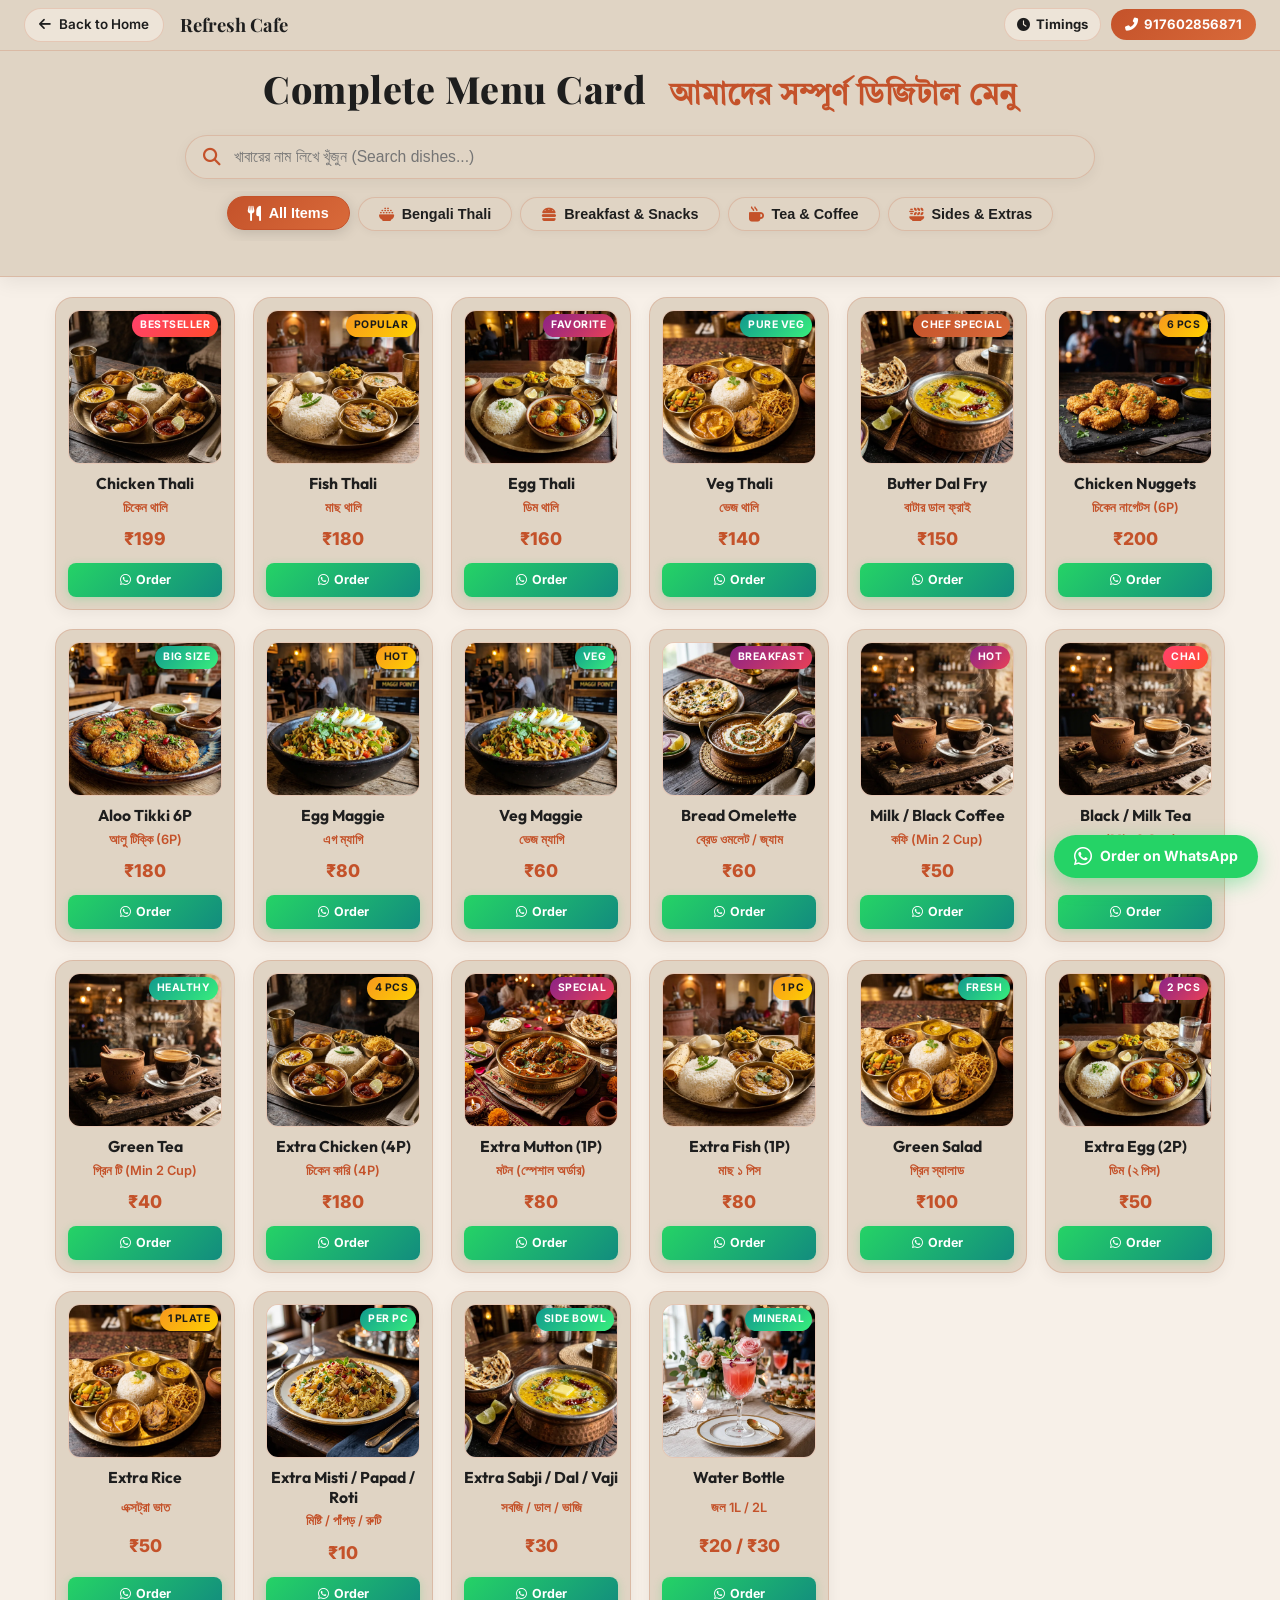
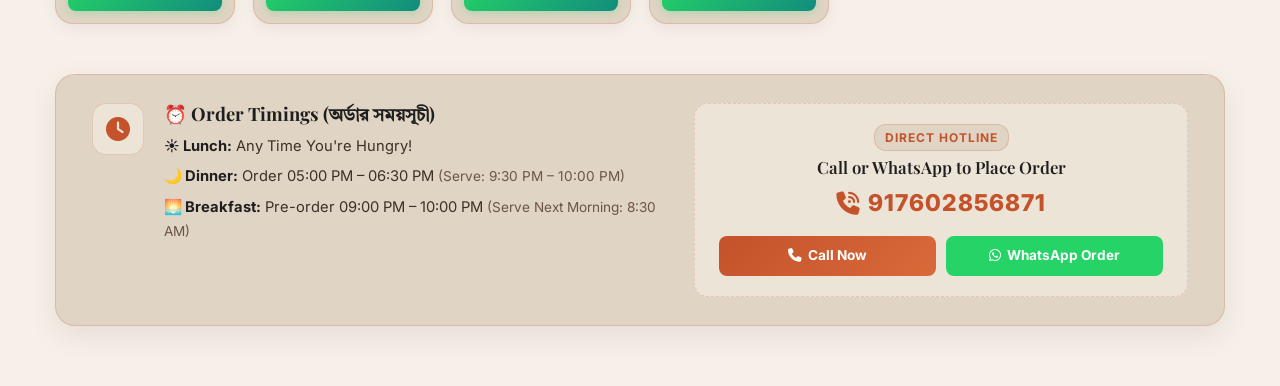
<file: menu.html>
﻿<!DOCTYPE html>
<html lang="bn">
<head>
    <meta charset="UTF-8">
    <meta name="viewport" content="width=device-width, initial-scale=1.0">
    <title>Full Menu Card | Refresh Cafe| সম্পূর্ণ মেনু</title>
    
    <!-- Meta Descriptions & SEO -->
    <meta name="description" content="Explore the full digital menu of Refresh Cafe. Bengali Thalis, Snacks, Tea, Coffee, Extras & Direct WhatsApp Ordering.">
    <meta name="theme-color" content="#c9a24b">
    
    <!-- Fonts -->
    <link rel="preconnect" href="https://fonts.googleapis.com">
    <link rel="preconnect" href="https://fonts.gstatic.com" crossorigin>
    <link href="https://fonts.googleapis.com/css2?family=Cinzel:wght@500;700;900&family=Inter:wght@300;400;500;600;700;800&family=Outfit:wght@400;500;600;700;800&family=Playfair+Display:ital,wght@0,600;0,700;0,900;1,600&family=Tiro+Bangla:ital@0;1&display=swap" rel="stylesheet">
    
    <!-- Font Awesome -->
    <link rel="stylesheet" href="https://cdnjs.cloudflare.com/ajax/libs/font-awesome/6.5.1/css/all.min.css">
    
    <!-- Main Style -->
    <link rel="stylesheet" href="styles.css">

    <style>
        /* Specific Styles for Compact Full Menu Page (LIGHT THEME) */
        .full-menu-page {
            background-color: var(--bg-deep);
            color: var(--text-primary);
            min-height: 100vh;
        }

        /* Sticky Top Header Container */
        .sticky-menu-top-container {
            position: sticky;
            top: 0;
            z-index: 1000;
            background: var(--bg-card);
            backdrop-filter: blur(20px);
            -webkit-backdrop-filter: blur(20px);
            border-bottom: 1.5px solid var(--glass-border);
            box-shadow: 0 4px 20px rgba(0, 0, 0, 0.08);
        }

        .full-menu-nav {
            padding: 8px 24px;
            display: flex;
            align-items: center;
            justify-content: space-between;
            border-bottom: 1px solid var(--glass-border);
        }

        .full-menu-nav-left {
            display: flex;
            align-items: center;
            gap: 16px;
        }

        .nav-back-btn {
            display: inline-flex;
            align-items: center;
            gap: 8px;
            background: var(--bg-dark);
            border: 1px solid var(--glass-border);
            color: var(--text-primary);
            padding: 5px 14px;
            border-radius: 25px;
            text-decoration: none;
            font-weight: 600;
            font-size: 0.84rem;
            transition: all 0.3s ease;
        }

        .nav-back-btn:hover {
            background: var(--accent-gold);
            color: #ffffff;
            border-color: var(--accent-gold);
            transform: translateX(-3px);
            box-shadow: 0 0 15px rgba(0, 0, 0, 0.15);
        }

        .full-menu-logo-title {
            font-family: 'Playfair Display', serif;
            font-size: 1.15rem;
            font-weight: 700;
            color: var(--text-primary);
        }

        .full-menu-logo-title span {
            color: var(--accent-gold);
        }

        .full-menu-nav-right {
            display: flex;
            align-items: center;
            gap: 10px;
        }

        .nav-timing-btn {
            display: inline-flex;
            align-items: center;
            gap: 6px;
            background: var(--bg-dark);
            border: 1px solid var(--glass-border);
            color: var(--text-primary);
            padding: 5px 12px;
            border-radius: 25px;
            text-decoration: none;
            font-weight: 700;
            font-size: 0.82rem;
            transition: all 0.3s ease;
        }

        .nav-timing-btn:hover {
            background: var(--accent-gold);
            color: #ffffff;
            border-color: var(--accent-gold);
            transform: translateY(-2px);
            box-shadow: 0 0 15px rgba(0, 0, 0, 0.15);
        }

        .nav-call-btn {
            display: inline-flex;
            align-items: center;
            gap: 6px;
            background: linear-gradient(135deg, var(--accent-gold), var(--accent-amber));
            color: #ffffff;
            padding: 5px 14px;
            border-radius: 25px;
            text-decoration: none;
            font-weight: 700;
            font-size: 0.82rem;
            transition: all 0.3s ease;
        }

        .nav-call-btn:hover {
            transform: translateY(-2px);
            box-shadow: 0 4px 15px rgba(0, 0, 0, 0.2);
        }

        /* Full Menu Hero Header */
        .full-menu-hero {
            text-align: center;
            padding: 14px 20px 10px;
            position: relative;
        }

        .full-menu-hero h1 {
            font-family: 'Playfair Display', serif;
            font-size: 2.35rem;
            font-weight: 800;
            color: var(--text-primary);
            margin-bottom: 0;
            line-height: 1.25;
            letter-spacing: 0.5px;
        }

        .full-menu-hero h1 .bengali-heading {
            color: var(--accent-gold);
            display: inline-block;
            font-size: 1.85rem;
            margin-left: 14px;
            font-family: 'Tiro Bangla', serif;
            font-weight: 700;
        }

        .full-menu-hero p {
            display: none;
        }

        /* Search & Filter Controls */
        .menu-control-bar {
            max-width: 950px;
            margin: 0 auto;
            padding: 10px 20px 15px;
        }

        .search-box-wrapper {
            position: relative;
            margin-bottom: 12px;
        }

        .search-box-wrapper input {
            width: 100%;
            background: var(--bg-card);
            border: 1.5px solid var(--glass-border);
            padding: 12px 20px 12px 48px;
            border-radius: 30px;
            color: var(--text-primary);
            font-size: 0.98rem;
            outline: none;
            transition: all 0.3s ease;
            box-shadow: 0 4px 14px rgba(0, 0, 0, 0.05);
        }

        .search-box-wrapper input:focus {
            border-color: var(--accent-gold);
            box-shadow: 0 0 18px rgba(0, 0, 0, 0.1);
            background: var(--bg-card);
        }

        .search-box-wrapper i {
            position: absolute;
            left: 18px;
            top: 50%;
            transform: translateY(-50%);
            color: var(--accent-gold);
            font-size: 1.1rem;
        }

        .menu-category-tabs {
            touch-action: pan-x pan-y;
            overscroll-behavior-x: contain;
            display: flex;
            justify-content: center;
            flex-wrap: wrap;
            gap: 10px;
            margin: 0;
        }

        .menu-tab-btn {
            background: var(--bg-card);
            border: 1.5px solid var(--glass-border);
            color: var(--text-secondary);
            padding: 8px 20px;
            border-radius: 25px;
            font-size: 0.9rem;
            font-weight: 600;
            cursor: pointer;
            backdrop-filter: blur(8px);
            transition: all 0.25s ease;
            display: inline-flex;
            align-items: center;
            gap: 8px;
            box-shadow: 0 2px 8px rgba(0, 0, 0, 0.04);
        }

        .menu-tab-btn i {
            color: var(--accent-gold);
            font-size: 0.95rem;
            transition: transform 0.3s ease;
        }

        .menu-tab-btn:hover {
            border-color: var(--accent-gold);
            color: var(--text-primary);
            background: var(--bg-card2, #f4f8f9);
            transform: translateY(-2px);
            box-shadow: 0 4px 15px rgba(0, 0, 0, 0.08);
        }

        .menu-tab-btn.active {
            background: linear-gradient(135deg, var(--accent-gold), var(--accent-amber));
            border-color: var(--accent-gold);
            color: #ffffff;
            box-shadow: 0 3px 14px rgba(0, 0, 0, 0.15);
            transform: translateY(-1px);
        }

        .menu-tab-btn.active i {
            color: #ffffff;
        }

        /* Compact Grid for Full Menu */
        .compact-menu-grid-container {
            max-width: 1200px;
            margin: 20px auto 50px;
            padding: 0 15px;
        }

        .compact-grid {
            display: grid;
            grid-template-columns: repeat(auto-fill, minmax(180px, 1fr));
            gap: 18px;
        }

        .compact-grid .food-menu-card {
            flex: initial;
            width: 100%;
            animation: floatMenuItem 4.5s ease-in-out infinite alternate;
        }

        .compact-grid .food-menu-card.hidden {
            display: none !important;
        }

        /* No Results Message */
        #no-results-msg {
            text-align: center;
            padding: 50px 20px;
            font-size: 1.1rem;
            color: var(--accent-gold);
            display: none;
            grid-column: 1 / -1;
        }

        /* Order Info Banner (Light Theme) */
        .order-info-banner {
            display: flex;
            align-items: stretch;
            justify-content: space-between;
            gap: 25px;
            padding: 28px 36px;
            border-radius: 20px;
            background: var(--bg-card);
            border: 1.5px solid var(--glass-border);
            box-shadow: 0 10px 30px rgba(0, 0, 0, 0.07);
        }

        .order-timing-card {
            display: flex;
            gap: 20px;
            flex: 1.3;
        }

        .timing-icon {
            width: 52px;
            height: 52px;
            border-radius: 14px;
            background: var(--bg-dark);
            border: 1px solid var(--glass-border);
            display: flex;
            align-items: center;
            justify-content: center;
            color: var(--accent-gold);
            font-size: 1.5rem;
            flex-shrink: 0;
        }

        .timing-details h4 {
            color: var(--text-primary);
            font-size: 1.15rem;
            margin-bottom: 10px;
            font-weight: 700;
        }

        .timing-details ul {
            list-style: none;
            padding: 0;
            margin: 0;
            display: flex;
            flex-direction: column;
            gap: 7px;
        }

        .timing-details li {
            font-size: 0.92rem;
            color: var(--text-secondary);
        }

        .timing-details li strong {
            color: var(--text-primary);
        }

        .timing-details .serve-time {
            color: var(--text-muted);
            font-size: 0.85rem;
        }

        .order-call-box {
            flex: 1;
            display: flex;
            flex-direction: column;
            align-items: center;
            justify-content: center;
            text-align: center;
            background: var(--bg-dark);
            padding: 20px 24px;
            border-radius: 14px;
            border: 1px dashed var(--glass-border);
        }

        .call-badge {
            background: var(--bg-card);
            color: var(--accent-gold);
            font-size: 0.75rem;
            font-weight: 700;
            text-transform: uppercase;
            letter-spacing: 1px;
            padding: 3px 10px;
            border-radius: 12px;
            margin-bottom: 6px;
            border: 1px solid var(--glass-border);
        }

        .order-call-box h3 {
            font-size: 1.05rem;
            color: var(--text-primary);
            margin-bottom: 8px;
            font-weight: 600;
        }

        .order-phone-link {
            font-size: 1.45rem;
            font-weight: 800;
            color: var(--accent-gold);
            text-decoration: none;
            letter-spacing: 1px;
            display: inline-flex;
            align-items: center;
            gap: 8px;
            margin-bottom: 14px;
            transition: transform 0.3s ease;
        }

        .order-phone-link:hover {
            transform: scale(1.05);
        }

        .quick-action-btns {
            display: flex;
            gap: 10px;
            width: 100%;
        }

        .direct-call-btn, .direct-wp-btn {
            flex: 1;
            padding: 9px 12px;
            border-radius: 8px;
            font-size: 0.85rem;
            font-weight: 700;
            text-decoration: none;
            display: inline-flex;
            align-items: center;
            justify-content: center;
            gap: 6px;
            transition: all 0.3s ease;
        }

        .direct-call-btn {
            background: linear-gradient(135deg, var(--accent-gold), var(--accent-amber));
            color: #ffffff;
        }

        .direct-call-btn:hover {
            transform: translateY(-2px);
            box-shadow: 0 4px 15px rgba(0, 0, 0, 0.2);
        }

        .direct-wp-btn {
            background: #25D366;
            color: #ffffff;
        }

        .direct-wp-btn:hover {
            background: #1ebc59;
            transform: translateY(-2px);
            box-shadow: 0 4px 15px rgba(37, 211, 102, 0.4);
        }

        /* Floating Order Quick Dial */
        .floating-order-btn {
            position: fixed;
            bottom: 22px;
            right: 22px;
            z-index: 999;
            display: flex;
            align-items: center;
            gap: 8px;
            background: #25D366;
            color: #ffffff;
            padding: 10px 20px;
            border-radius: 35px;
            text-decoration: none;
            font-weight: 700;
            font-size: 0.88rem;
            box-shadow: 0 6px 20px rgba(37, 211, 102, 0.4);
            transition: all 0.3s ease;
            animation: pulseOrderBtn 2.5s infinite;
        }

        .floating-order-btn:hover {
            background: #1ebc59;
            color: #ffffff;
            transform: scale(1.06);
            box-shadow: 0 8px 25px rgba(37, 211, 102, 0.6);
        }

        @keyframes pulseOrderBtn {
            0%, 100% { transform: scale(1); }
            50% { transform: scale(1.04); }
        }

        @media (max-width: 900px) {
            .order-info-banner {
                flex-direction: column;
                padding: 22px;
            }
            .order-timing-card {
                flex-direction: column;
                gap: 12px;
            }
        }

        @media (max-width: 600px) {
            .full-menu-nav {
                padding: 8px 12px;
            }
            .nav-back-btn span {
                display: none;
            }
            .full-menu-logo-title {
                font-size: 1.05rem;
            }
            .nav-timing-btn {
                padding: 4px 8px;
                font-size: 0.76rem;
            }
            .nav-timing-btn span {
                display: none;
            }
            .nav-call-btn {
                padding: 4px 10px;
                font-size: 0.76rem;
            }
            .full-menu-hero {
                padding: 10px 10px 4px;
            }
            .full-menu-hero h1 {
                font-size: 1.65rem;
            }
            .full-menu-hero h1 .bengali-heading {
                font-size: 1.35rem;
                display: block;
                margin-left: 0;
                margin-top: 4px;
            }
            .menu-control-bar {
                padding: 6px 12px 10px;
            }
            .search-box-wrapper {
                margin-bottom: 8px;
            }
            .search-box-wrapper input {
                padding: 9px 16px 9px 38px;
                font-size: 0.88rem;
                border-radius: 25px;
            }
            .search-box-wrapper i {
                left: 14px;
                font-size: 0.95rem;
            }
            .menu-category-tabs {
            touch-action: pan-x pan-y;
            overscroll-behavior-x: contain;
                gap: 6px;
                overflow-x: auto;
                flex-wrap: nowrap;
                justify-content: flex-start;
                padding-bottom: 4px;
                -webkit-overflow-scrolling: touch;
            }
            .menu-tab-btn {
                padding: 6px 14px;
                font-size: 0.8rem;
                border-radius: 20px;
                white-space: nowrap;
                flex-shrink: 0;
            }
            .compact-grid {
                grid-template-columns: repeat(2, 1fr);
                gap: 10px;
            }
            .compact-grid .food-menu-card {
                padding: 8px;
            }
            .food-title {
                font-size: 0.86rem;
            }
            .bengali-title {
                font-size: 0.72rem;
            }
            .food-price {
                font-size: 0.95rem;
            }
            .food-order-btn {
                padding: 5px 8px;
                font-size: 0.72rem;
            }
        }
    </style>
</head>
<body class="full-menu-page">

    <!-- Sticky Top Header (Navbar + Hero Title + Search Box + Filter Tabs) -->
    <div class="sticky-menu-top-container">
        <!-- Top Navigation Bar -->
        <nav class="full-menu-nav">
            <div class="full-menu-nav-left">
                <a href="index.html" class="nav-back-btn" title="Go back to Home Page">
                    <i class="fas fa-arrow-left"></i> <span>Back to Home</span>
                </a>
                <div class="full-menu-logo-title">Refresh Cafe</div>
            </div>
            <div class="full-menu-nav-right">
                <a href="#order-timings" class="nav-timing-btn" id="nav-timing-toggle-btn" title="Order Timings (অর্ডার সময়সূচী)">
                    <i class="fas fa-clock" id="nav-timing-icon"></i> <span id="nav-timing-text">Timings</span>
                </a>
                <a href="tel:917602856871" class="nav-call-btn">
                    <i class="fas fa-phone-alt"></i> <span>917602856871</span>
                </a>
            </div>
        </nav>

        <!-- Hero Header -->
        <header class="full-menu-hero">
            <h1>Complete Menu Card <span class="bengali-heading">আমাদের সম্পূর্ণ ডিজিটাল মেনু</span></h1>
        </header>

        <!-- Search Bar & Category Filter Tabs -->
        <div class="menu-control-bar">
            <div class="search-box-wrapper">
                <i class="fas fa-search"></i>
                <input type="text" id="menu-search-input" placeholder="খাবারের নাম লিখে খুঁজুন (Search dishes...)" autocomplete="off">
            </div>

            <div class="menu-category-tabs">
                <button class="menu-tab-btn active" data-category="all">
                    <i class="fas fa-utensils"></i> All Items
                </button>
                <button class="menu-tab-btn" data-category="thali">
                    <i class="fas fa-bowl-rice"></i> Bengali Thali
                </button>
                <button class="menu-tab-btn" data-category="snacks">
                    <i class="fas fa-burger"></i> Breakfast & Snacks
                </button>
                <button class="menu-tab-btn" data-category="beverages">
                    <i class="fas fa-mug-hot"></i> Tea & Coffee
                </button>
                <button class="menu-tab-btn" data-category="extras">
                    <i class="fas fa-plate-wheat"></i> Sides & Extras
                </button>
            </div>
        </div>
    </div>

    <!-- Compact Full Menu Grid -->
    <main class="compact-menu-grid-container">
        <div class="compact-grid" id="full-menu-grid">

            <!-- 1. Chicken Thali -->
            <div class="food-menu-card" data-category="thali" data-keywords="chicken thali murgi murgir mangsho rice dal sabji thali">
                <div class="food-card-badge bestseller">Bestseller</div>
                <div class="food-card-img-box">
                    <img src="assets/menu_chicken_thali.webp" alt="Chicken Thali" loading="lazy">
                </div>
                <div class="food-card-body">
                    <h3 class="food-title">Chicken Thali</h3>
                    <span class="bengali-title">চিকেন থালি</span>
                    <span class="food-price">₹199</span>
                    <a href="https://wa.me/917602856871?text==Hi%20Refresh%20Cafe,%20I%20want%20to%20order%20Chicken%20Thali%20(₹199)" target="_blank" class="food-order-btn">
                        <i class="fab fa-whatsapp"></i> Order
                    </a>
                </div>
            </div>

            <!-- 2. Fish Thali -->
            <div class="food-menu-card" data-category="thali" data-keywords="fish thali macher thali mach jhol rui katla rice dal thali">
                <div class="food-card-badge popular">Popular</div>
                <div class="food-card-img-box">
                    <img src="assets/menu_fish_thali.webp" alt="Fish Thali" loading="lazy">
                </div>
                <div class="food-card-body">
                    <h3 class="food-title">Fish Thali</h3>
                    <span class="bengali-title">মাছ থালি</span>
                    <span class="food-price">₹180</span>
                    <a href="https://wa.me/917602856871?text==Hi%20Refresh%20Cafe,%20I%20want%20to%20order%20Fish%20Thali%20(₹180)" target="_blank" class="food-order-btn">
                        <i class="fab fa-whatsapp"></i> Order
                    </a>
                </div>
            </div>

            <!-- 3. Egg Thali -->
            <div class="food-menu-card" data-category="thali" data-keywords="egg thali dimer thali dim kosha rice dal thali">
                <div class="food-card-badge special">Favorite</div>
                <div class="food-card-img-box">
                    <img src="assets/menu_egg_thali.webp" alt="Egg Thali" loading="lazy">
                </div>
                <div class="food-card-body">
                    <h3 class="food-title">Egg Thali</h3>
                    <span class="bengali-title">ডিম থালি</span>
                    <span class="food-price">₹160</span>
                    <a href="https://wa.me/917602856871?text==Hi%20Refresh%20Cafe,%20I%20want%20to%20order%20Egg%20Thali%20(₹160)" target="_blank" class="food-order-btn">
                        <i class="fab fa-whatsapp"></i> Order
                    </a>
                </div>
            </div>

            <!-- 4. Veg Thali -->
            <div class="food-menu-card" data-category="thali" data-keywords="veg thali niramish thali paneer dal sabji rice mishti doi">
                <div class="food-card-badge pure-veg">Pure Veg</div>
                <div class="food-card-img-box">
                    <img src="assets/menu_veg_thali.webp" alt="Veg Thali" loading="lazy">
                </div>
                <div class="food-card-body">
                    <h3 class="food-title">Veg Thali</h3>
                    <span class="bengali-title">ভেজ থালি</span>
                    <span class="food-price">₹140</span>
                    <a href="https://wa.me/917602856871?text==Hi%20Refresh%20Cafe,%20I%20want%20to%20order%20Veg%20Thali%20(₹140)" target="_blank" class="food-order-btn">
                        <i class="fab fa-whatsapp"></i> Order
                    </a>
                </div>
            </div>

            <!-- 5. Butter Dal Fry -->
            <div class="food-menu-card" data-category="extras" data-keywords="butter dal fry yellow dal tadka veg">
                <div class="food-card-badge chef">Chef Special</div>
                <div class="food-card-img-box">
                    <img src="assets/menu_butter_dal_fry.webp" alt="Butter Dal Fry" loading="lazy">
                </div>
                <div class="food-card-body">
                    <h3 class="food-title">Butter Dal Fry</h3>
                    <span class="bengali-title">বাটার ডাল ফ্রাই</span>
                    <span class="food-price">₹150</span>
                    <a href="https://wa.me/917602856871?text==Hi%20Refresh%20Cafe,%20I%20want%20to%20order%20Butter%20Dal%20Fry%20(₹150)" target="_blank" class="food-order-btn">
                        <i class="fab fa-whatsapp"></i> Order
                    </a>
                </div>
            </div>

            <!-- 6. Chicken Nuggets (6P) -->
            <div class="food-menu-card" data-category="snacks" data-keywords="chicken nuggets 6p fried snacks non-veg">
                <div class="food-card-badge popular">6 Pcs</div>
                <div class="food-card-img-box">
                    <img src="assets/menu_chicken_nuggets.webp" alt="Chicken Nuggets" loading="lazy">
                </div>
                <div class="food-card-body">
                    <h3 class="food-title">Chicken Nuggets</h3>
                    <span class="bengali-title">চিকেন নাগেটস (6P)</span>
                    <span class="food-price">₹200</span>
                    <a href="https://wa.me/917602856871?text==Hi%20Refresh%20Cafe,%20I%20want%20to%20order%20Chicken%20Nuggets%20(₹200)" target="_blank" class="food-order-btn">
                        <i class="fab fa-whatsapp"></i> Order
                    </a>
                </div>
            </div>

            <!-- 7. Aloo Tikki Big Size (6P) -->
            <div class="food-menu-card" data-category="snacks" data-keywords="aloo tikki potato cutlet snacks big size veg">
                <div class="food-card-badge pure-veg">Big Size</div>
                <div class="food-card-img-box">
                    <img src="assets/menu_aloo_tikki.webp" alt="Aloo Tikki Big Size" loading="lazy">
                </div>
                <div class="food-card-body">
                    <h3 class="food-title">Aloo Tikki 6P</h3>
                    <span class="bengali-title">আলু টিক্কি (6P)</span>
                    <span class="food-price">₹180</span>
                    <a href="https://wa.me/917602856871?text==Hi%20Refresh%20Cafe,%20I%20want%20to%20order%20Aloo%20Tikki%20(₹180)" target="_blank" class="food-order-btn">
                        <i class="fab fa-whatsapp"></i> Order
                    </a>
                </div>
            </div>

            <!-- 8. Egg Maggie -->
            <div class="food-menu-card" data-category="snacks" data-keywords="egg maggie noodles masala snacks">
                <div class="food-card-badge popular">Hot</div>
                <div class="food-card-img-box">
                    <img src="assets/menu_egg_maggie.webp" alt="Egg Maggie" loading="lazy">
                </div>
                <div class="food-card-body">
                    <h3 class="food-title">Egg Maggie</h3>
                    <span class="bengali-title">এগ ম্যাগি</span>
                    <span class="food-price">₹80</span>
                    <a href="https://wa.me/917602856871?text==Hi%20Refresh%20Cafe,%20I%20want%20to%20order%20Egg%20Maggie%20(₹80)" target="_blank" class="food-order-btn">
                        <i class="fab fa-whatsapp"></i> Order
                    </a>
                </div>
            </div>

            <!-- 9. Veg Maggie -->
            <div class="food-menu-card" data-category="snacks" data-keywords="veg maggie masala noodles snacks vegetarian">
                <div class="food-card-badge pure-veg">Veg</div>
                <div class="food-card-img-box">
                    <img src="assets/menu_egg_maggie.webp" alt="Veg Maggie" loading="lazy">
                </div>
                <div class="food-card-body">
                    <h3 class="food-title">Veg Maggie</h3>
                    <span class="bengali-title">ভেজ ম্যাগি</span>
                    <span class="food-price">₹60</span>
                    <a href="https://wa.me/917602856871?text==Hi%20Refresh%20Cafe,%20I%20want%20to%20order%20Veg%20Maggie%20(₹60)" target="_blank" class="food-order-btn">
                        <i class="fab fa-whatsapp"></i> Order
                    </a>
                </div>
            </div>

            <!-- 10. Bread Omelette / Jam / Butter -->
            <div class="food-menu-card" data-category="snacks" data-keywords="bread omelette jam butter breakfast toast egg">
                <div class="food-card-badge special">Breakfast</div>
                <div class="food-card-img-box">
                    <img src="assets/menu6.webp" alt="Bread Omelette Jam Butter" loading="lazy">
                </div>
                <div class="food-card-body">
                    <h3 class="food-title">Bread Omelette</h3>
                    <span class="bengali-title">ব্রেড ওমলেট / জ্যাম</span>
                    <span class="food-price">₹60</span>
                    <a href="https://wa.me/917602856871?text==Hi%20Refresh%20Cafe,%20I%20want%20to%20order%20Bread%20Omelette%20(₹60)" target="_blank" class="food-order-btn">
                        <i class="fab fa-whatsapp"></i> Order
                    </a>
                </div>
            </div>

            <!-- 11. Milk / Black Coffee -->
            <div class="food-menu-card" data-category="beverages" data-keywords="coffee milk coffee black coffee hot drink beverages espresso">
                <div class="food-card-badge special">Hot</div>
                <div class="food-card-img-box">
                    <img src="assets/menu_tea_coffee.webp" alt="Milk and Black Coffee" loading="lazy">
                </div>
                <div class="food-card-body">
                    <h3 class="food-title">Milk / Black Coffee</h3>
                    <span class="bengali-title">কফি (Min 2 Cup)</span>
                    <span class="food-price">₹50</span>
                    <a href="https://wa.me/917602856871?text==Hi%20Refresh%20Cafe,%20I%20want%20to%20order%20Coffee" target="_blank" class="food-order-btn">
                        <i class="fab fa-whatsapp"></i> Order
                    </a>
                </div>
            </div>

            <!-- 12. Black / Milk Tea -->
            <div class="food-menu-card" data-category="beverages" data-keywords="tea chai milk tea black tea masala chai beverage">
                <div class="food-card-badge bestseller">Chai</div>
                <div class="food-card-img-box">
                    <img src="assets/menu_tea_coffee.webp" alt="Black and Milk Tea" loading="lazy">
                </div>
                <div class="food-card-body">
                    <h3 class="food-title">Black / Milk Tea</h3>
                    <span class="bengali-title">চা (Min 2 Cup)</span>
                    <span class="food-price">₹25</span>
                    <a href="https://wa.me/917602856871?text==Hi%20Refresh%20Cafe,%20I%20want%20to%20order%20Tea" target="_blank" class="food-order-btn">
                        <i class="fab fa-whatsapp"></i> Order
                    </a>
                </div>
            </div>

            <!-- 13. Green Tea -->
            <div class="food-menu-card" data-category="beverages" data-keywords="green tea healthy detox hot beverage">
                <div class="food-card-badge pure-veg">Healthy</div>
                <div class="food-card-img-box">
                    <img src="assets/menu_tea_coffee.webp" alt="Green Tea" loading="lazy">
                </div>
                <div class="food-card-body">
                    <h3 class="food-title">Green Tea</h3>
                    <span class="bengali-title">গ্রিন টি (Min 2 Cup)</span>
                    <span class="food-price">₹40</span>
                    <a href="https://wa.me/917602856871?text==Hi%20Refresh%20Cafe,%20I%20want%20to%20order%20Green%20Tea" target="_blank" class="food-order-btn">
                        <i class="fab fa-whatsapp"></i> Order
                    </a>
                </div>
            </div>

            <!-- 14. Extra Chicken (4P) -->
            <div class="food-menu-card" data-category="extras" data-keywords="extra chicken 4p murgir mangsho chicken curry side non-veg">
                <div class="food-card-badge popular">4 Pcs</div>
                <div class="food-card-img-box">
                    <img src="assets/menu_chicken_thali.webp" alt="Extra Chicken 4P" loading="lazy">
                </div>
                <div class="food-card-body">
                    <h3 class="food-title">Extra Chicken (4P)</h3>
                    <span class="bengali-title">চিকেন কারি (4P)</span>
                    <span class="food-price">₹180</span>
                    <a href="https://wa.me/917602856871?text==Hi%20Refresh%20Cafe,%20I%20want%20to%20order%20Extra%20Chicken%204P%20(₹180)" target="_blank" class="food-order-btn">
                        <i class="fab fa-whatsapp"></i> Order
                    </a>
                </div>
            </div>

            <!-- 15. Extra Mutton (1P - Special Order) -->
            <div class="food-menu-card" data-category="extras" data-keywords="extra mutton 1p khasi mangsho mutton kosha special non-veg">
                <div class="food-card-badge special">Special</div>
                <div class="food-card-img-box">
                    <img src="assets/menu3.webp" alt="Extra Mutton 1P" loading="lazy">
                </div>
                <div class="food-card-body">
                    <h3 class="food-title">Extra Mutton (1P)</h3>
                    <span class="bengali-title">মটন (স্পেশাল অর্ডার)</span>
                    <span class="food-price">₹80</span>
                    <a href="https://wa.me/917602856871?text==Hi%20Refresh%20Cafe,%20I%20want%20to%20order%20Extra%20Mutton%20(₹80)" target="_blank" class="food-order-btn">
                        <i class="fab fa-whatsapp"></i> Order
                    </a>
                </div>
            </div>

            <!-- 16. Extra Fish (1P) -->
            <div class="food-menu-card" data-category="extras" data-keywords="extra fish 1p macher jhol rui katla side non-veg">
                <div class="food-card-badge popular">1 Pc</div>
                <div class="food-card-img-box">
                    <img src="assets/menu_fish_thali.webp" alt="Extra Fish 1P" loading="lazy">
                </div>
                <div class="food-card-body">
                    <h3 class="food-title">Extra Fish (1P)</h3>
                    <span class="bengali-title">মাছ ১ পিস</span>
                    <span class="food-price">₹80</span>
                    <a href="https://wa.me/917602856871?text==Hi%20Refresh%20Cafe,%20I%20want%20to%20order%20Extra%20Fish%20(₹80)" target="_blank" class="food-order-btn">
                        <i class="fab fa-whatsapp"></i> Order
                    </a>
                </div>
            </div>

            <!-- 17. Green Salad -->
            <div class="food-menu-card" data-category="extras" data-keywords="green salad cucumber tomato onion lemon salad veg">
                <div class="food-card-badge pure-veg">Fresh</div>
                <div class="food-card-img-box">
                    <img src="assets/menu_veg_thali.webp" alt="Green Salad" loading="lazy">
                </div>
                <div class="food-card-body">
                    <h3 class="food-title">Green Salad</h3>
                    <span class="bengali-title">গ্রিন স্যালাড</span>
                    <span class="food-price">₹100</span>
                    <a href="https://wa.me/917602856871?text==Hi%20Refresh%20Cafe,%20I%20want%20to%20order%20Green%20Salad%20(₹100)" target="_blank" class="food-order-btn">
                        <i class="fab fa-whatsapp"></i> Order
                    </a>
                </div>
            </div>

            <!-- 18. Extra Egg (2P) -->
            <div class="food-menu-card" data-category="extras" data-keywords="extra egg 2p dim egg curry side non-veg">
                <div class="food-card-badge special">2 Pcs</div>
                <div class="food-card-img-box">
                    <img src="assets/menu_egg_thali.webp" alt="Extra Egg 2P" loading="lazy">
                </div>
                <div class="food-card-body">
                    <h3 class="food-title">Extra Egg (2P)</h3>
                    <span class="bengali-title">ডিম (২ পিস)</span>
                    <span class="food-price">₹50</span>
                    <a href="https://wa.me/917602856871?text==Hi%20Refresh%20Cafe,%20I%20want%20to%20order%20Extra%20Egg%202P%20(₹50)" target="_blank" class="food-order-btn">
                        <i class="fab fa-whatsapp"></i> Order
                    </a>
                </div>
            </div>

            <!-- 19. Extra Rice -->
            <div class="food-menu-card" data-category="extras" data-keywords="extra rice bhat rice portion veg side">
                <div class="food-card-badge popular">1 Plate</div>
                <div class="food-card-img-box">
                    <img src="assets/menu_veg_thali.webp" alt="Extra Rice" loading="lazy">
                </div>
                <div class="food-card-body">
                    <h3 class="food-title">Extra Rice</h3>
                    <span class="bengali-title">এক্সট্রা ভাত</span>
                    <span class="food-price">₹50</span>
                    <a href="https://wa.me/917602856871?text==Hi%20Refresh%20Cafe,%20I%20want%20to%20order%20Extra%20Rice%20(₹50)" target="_blank" class="food-order-btn">
                        <i class="fab fa-whatsapp"></i> Order
                    </a>
                </div>
            </div>

            <!-- 20. Extra Misti / Papad / Roti -->
            <div class="food-menu-card" data-category="extras" data-keywords="extra misti papad roti sweet flatbread side">
                <div class="food-card-badge pure-veg">Per Pc</div>
                <div class="food-card-img-box">
                    <img src="assets/menu2.webp" alt="Extra Misti Papad Roti" loading="lazy">
                </div>
                <div class="food-card-body">
                    <h3 class="food-title">Extra Misti / Papad / Roti</h3>
                    <span class="bengali-title">মিষ্টি / পাঁপড় / রুটি</span>
                    <span class="food-price">₹10</span>
                    <a href="https://wa.me/917602856871?text==Hi%20Refresh%20Cafe,%20I%20want%20to%20order%20Extra%20Misti%20Papad%20Roti%20(₹10)" target="_blank" class="food-order-btn">
                        <i class="fab fa-whatsapp"></i> Order
                    </a>
                </div>
            </div>

            <!-- 21. Extra Sabji / Dal / Vaji -->
            <div class="food-menu-card" data-category="extras" data-keywords="extra sabji dal vaji butter dal fry veg side">
                <div class="food-card-badge pure-veg">Side Bowl</div>
                <div class="food-card-img-box">
                    <img src="assets/menu_butter_dal_fry.webp" alt="Extra Sabji Dal Vaji" loading="lazy">
                </div>
                <div class="food-card-body">
                    <h3 class="food-title">Extra Sabji / Dal / Vaji</h3>
                    <span class="bengali-title">সবজি / ডাল / ভাজি</span>
                    <span class="food-price">₹30</span>
                    <a href="https://wa.me/917602856871?text==Hi%20Refresh%20Cafe,%20I%20want%20to%20order%20Extra%20Sabji%20Dal%20Vaji%20(₹30)" target="_blank" class="food-order-btn">
                        <i class="fab fa-whatsapp"></i> Order
                    </a>
                </div>
            </div>

            <!-- 20. Packaged Water Bottle (1L / 2L) -->
            <div class="food-menu-card" data-category="beverages" data-keywords="water bottle 1l 2l mineral water drink">
                <div class="food-card-badge pure-veg">Mineral</div>
                <div class="food-card-img-box">
                    <img src="assets/menu5.webp" alt="Packaged Water Bottle" loading="lazy">
                </div>
                <div class="food-card-body">
                    <h3 class="food-title">Water Bottle</h3>
                    <span class="bengali-title">জল 1L / 2L</span>
                    <span class="food-price">₹20 / ₹30</span>
                    <a href="https://wa.me/917602856871?text==Hi%20Refresh%20Cafe,%20I%20want%20to%20order%20Water%20Bottle" target="_blank" class="food-order-btn">
                        <i class="fab fa-whatsapp"></i> Order
                    </a>
                </div>
            </div>

        </div>

        <!-- No Results Fallback -->
        <div id="no-results-msg">
            <i class="fas fa-search" style="font-size: 2.5rem; margin-bottom: 12px; display: block;"></i>
            <p>আপনার খোঁজা অনুযায়ী কোনো খাবার পাওয়া যায়নি। অন্য কিছু লিখে খুঁজুন।</p>
        </div>
    </main>

    <!-- Order Timings Banner -->
    <div id="order-timings" style="max-width: 1200px; margin: 0 auto 60px; padding: 0 15px; scroll-margin-top: 170px;">
        <div class="order-info-banner glassmorphism">
            <div class="order-timing-card">
                <div class="timing-icon"><i class="fas fa-clock"></i></div>
                <div class="timing-details">
                    <h4>⏰ Order Timings (অর্ডার সময়সূচী)</h4>
                    <ul>
                        <li><strong>☀️ Lunch:</strong> Any Time You're Hungry!</li>
                        <li><strong>🌙 Dinner:</strong> Order 05:00 PM – 06:30 PM <span class="serve-time">(Serve: 9:30 PM – 10:00 PM)</span></li>
                        <li><strong>🌅 Breakfast:</strong> Pre-order 09:00 PM – 10:00 PM <span class="serve-time">(Serve Next Morning: 8:30 AM)</span></li>
                    </ul>
                </div>
            </div>
            
            <div class="order-call-box">
                <div class="call-badge">Direct Hotline</div>
                <h3>Call or WhatsApp to Place Order</h3>
                <a href="tel:917602856871" class="order-phone-link">
                    <i class="fas fa-phone-volume"></i> 917602856871
                </a>
                <div class="quick-action-btns">
                    <a href="tel:917602856871" class="direct-call-btn">
                        <i class="fas fa-phone"></i> Call Now
                    </a>
                    <a href="https://wa.me/917602856871?text==Hello%20Refresh%20Cafe,%20I%20want%20to%20place%20an%20order!" target="_blank" class="direct-wp-btn">
                        <i class="fab fa-whatsapp"></i> WhatsApp Order
                    </a>
                </div>
            </div>
        </div>
    </div>

    <!-- Floating Direct WhatsApp Button -->
    <a href="https://wa.me/917602856871?text==Hello%20Refresh%20Cafe,%20I%20want%20to%20order%20food!" target="_blank" class="floating-order-btn" title="Direct WhatsApp Order">
        <i class="fab fa-whatsapp" style="font-size: 1.3rem;"></i> <span>Order on WhatsApp</span>
    </a>

    <!-- JavaScript for Live Search & Category Filtering -->
    <script>
        document.addEventListener('DOMContentLoaded', () => {
            const searchInput = document.getElementById('menu-search-input');
            const categoryTabs = document.querySelectorAll('.menu-tab-btn');
            const foodCards = document.querySelectorAll('.food-menu-card');
            const noResultsMsg = document.getElementById('no-results-msg');

            let activeCategory = 'all';

            function filterMenu() {
                const query = searchInput.value.toLowerCase().trim();
                let visibleCount = 0;

                foodCards.forEach(card => {
                    const cardCategory = card.getAttribute('data-category');
                    const keywords = (card.getAttribute('data-keywords') || '') + ' ' + card.innerText.toLowerCase();

                    const matchesCategory = (activeCategory === 'all' || cardCategory === activeCategory);
                    const matchesSearch = query === '' || keywords.includes(query);

                    if (matchesCategory && matchesSearch) {
                        card.classList.remove('hidden');
                        visibleCount++;
                    } else {
                        card.classList.add('hidden');
                    }
                });

                if (visibleCount === 0) {
                    noResultsMsg.style.display = 'block';
                } else {
                    noResultsMsg.style.display = 'none';
                }
            }

            // Category Tab Clicks
            categoryTabs.forEach(tab => {
                tab.addEventListener('click', () => {
                    categoryTabs.forEach(t => t.classList.remove('active'));
                    tab.classList.add('active');
                    activeCategory = tab.getAttribute('data-category');
                    const tabsContainer = tab.closest('.menu-category-tabs');
                    if (tabsContainer) {
                        const targetScroll = tab.offsetLeft - (tabsContainer.clientWidth / 2) + (tab.offsetWidth / 2);
                        tabsContainer.scrollTo({ left: targetScroll, behavior: 'smooth' });
                    }
                    filterMenu();
                });
            });

            // Search Input Live Filter
            searchInput.addEventListener('input', () => {
                filterMenu();
            });

            // ============================================================
            // TWO-WAY TOGGLE SCROLL (Click to go to Timings, Click again to go to Top)
            // ============================================================
            const timingToggleBtn = document.getElementById('nav-timing-toggle-btn');
            const timingIcon = document.getElementById('nav-timing-icon');
            const timingText = document.getElementById('nav-timing-text');
            const orderTimingsSection = document.getElementById('order-timings');

            function isNearTimingsSection() {
                if (!orderTimingsSection) return false;
                const rect = orderTimingsSection.getBoundingClientRect();
                return rect.top <= window.innerHeight * 0.75;
            }

            if (timingToggleBtn && orderTimingsSection) {
                timingToggleBtn.addEventListener('click', (e) => {
                    e.preventDefault();
                    if (isNearTimingsSection()) {
                        // If already at Timings section -> Smoothly scroll back to TOP
                        window.scrollTo({ top: 0, behavior: 'smooth' });
                    } else {
                        // Smoothly scroll DOWN to Order Timings section
                        orderTimingsSection.scrollIntoView({ behavior: 'smooth', block: 'start' });
                    }
                });

                // Dynamically update button icon/text when user scrolls near timings
                window.addEventListener('scroll', () => {
                    if (isNearTimingsSection()) {
                        timingToggleBtn.classList.add('at-bottom');
                        if (timingIcon) timingIcon.className = 'fas fa-arrow-up';
                        if (timingText) timingText.innerText = 'Top';
                        timingToggleBtn.title = 'Scroll back to Top (উপরে ফিরে যান)';
                    } else {
                        timingToggleBtn.classList.remove('at-bottom');
                        if (timingIcon) timingIcon.className = 'fas fa-clock';
                        if (timingText) timingText.innerText = 'Timings';
                        timingToggleBtn.title = 'Order Timings (অর্ডার সময়সূচী)';
                    }
                }, { passive: true });
            }
        });
    </script>
</body>
</html>
</file>
<file: styles.css>
﻿/* ============================================================
   REFRESH CAFE — Premium Modern Theme
   ============================================================ */

@import url('https://fonts.googleapis.com/css2?family=Playfair+Display:wght@400;600;700;800&family=Outfit:wght@300;400;600;800&family=Inter:wght@300;400;500;600&display=swap');

/* ---- CSS Variables ---- */
:root {
    --bg-deep:              #F7F0E8; /* Warm Cream (main bg) */
    --bg-dark:              #EDE4D8; /* Soft Linen (section bg alt) */
    --bg-card:              #E0D4C4; /* Warm Parchment for cards */
    --bg-card2:             #D4C4B0; /* Darker Parchment for hover cards */
    --bg-cream:             #F7F0E8; /* Same Cream */
    --accent-gold:          #C4522A; /* Terracotta - logo primary color */
    --accent-amber:         #D96A3A; /* Medium Terracotta */
    --accent-light:         #E07A50; /* Light Terracotta hover */
    --accent-red:           #C4522A; /* Terracotta highlights */
    --accent-warm:          #D96A3A; /* Warm Terracotta */
    --text-primary:         #1E1E1E; /* Charcoal Black - logo text color */
    --text-secondary:       #3D3028; /* Dark Warm Brown */
    --text-muted:           #6B5548; /* Muted Brown */
    --text-light-section:   #1E1E1E; /* Dark text */
    --glass-bg:             rgba(196, 82, 42, 0.06); /* Terracotta glass */
    --glass-border:         rgba(196, 82, 42, 0.20);
    --glass-shadow:         0 8px 40px rgba(30, 15, 5, 0.15);
    --glow-gold:            0 0 25px rgba(196, 82, 42, 0.25);
    --radius-sm:            8px;
    --radius-md:            16px;
    --radius-lg:            24px;
    --transition:           all 0.4s cubic-bezier(0.4, 0, 0.2, 1);
}

/* ---- Reset ---- */
*, *::before, *::after {
    margin: 0;
    padding: 0;
    box-sizing: border-box;
}

html {
    scroll-behavior: smooth;
}

body {
    font-family: 'Inter', sans-serif;
    background-color: var(--bg-deep);
    color: var(--text-primary);
    overflow-x: hidden;
    line-height: 1.6;
}

body.no-scroll {
    overflow-y: hidden !important;
}

h1, h2, h3, h4 {
    font-family: 'Playfair Display', 'Tiro Bangla', serif;
    line-height: 1.2;
}
/* ---- Custom Scrollbar ---- */
::-webkit-scrollbar          { width: 6px; }
::-webkit-scrollbar-track    { background: var(--bg-deep); }
::-webkit-scrollbar-thumb    { background: var(--accent-gold); border-radius: 3px; }
::-webkit-scrollbar-thumb:hover { background: var(--accent-amber); }

/* ============================================================
   NAVBAR
   ============================================================ */
.navbar {
    position: sticky;
    top: 0;
    margin: 0;
    width: 100%;
    padding: 0 5%;
    height: 72px;
    border-radius: 0;
    display: flex;
    justify-content: space-between;
    align-items: center;
    background: #F7F0E6;
    backdrop-filter: blur(20px);
    -webkit-backdrop-filter: blur(20px);
    z-index: 1000;
    border-bottom: 1px solid rgba(196, 82, 43, 0.25);
    box-shadow: 0 4px 30px rgba(0, 0, 0, 0.12);
    transition: var(--transition);
}

.navbar-scrolled {
    height: 62px;
    background: #F7F0E6;
    border-bottom-color: rgba(196, 82, 43, 0.40);
    box-shadow: 0 8px 30px rgba(0, 0, 0, 0.15), var(--glow-gold);
}

.logo-container {
    display: flex;
    align-items: center;
    gap: 2px;
}

.logo-brand-img {
    position: relative;
    z-index: 1002;
    height: 52px;
    width: auto;
    object-fit: contain;
    transition: var(--transition);
}

.logo-brand-img:hover {
    transform: scale(1.04);
}

.logo-text-wrapper {
    display: flex;
    align-items: center;
    position: relative;
    padding-left: 0px;
}

.animated-football-header {
    position: absolute;
    left: -52px;
    width: 48px;
    height: 48px;
    top: 50%;
    margin-top: -24px;
    display: inline-block;
    z-index: 10;
    animation: footballRollAcross 14s linear infinite;
    will-change: left, transform, opacity;
    pointer-events: none;
}

.animated-football-header svg,
.animated-football-header img {
    width: 100%;
    height: 100%;
    filter: drop-shadow(0 2px 5px rgba(183, 28, 28, 0.4)) drop-shadow(0 1px 2px rgba(0, 0, 0, 0.25)) !important;
}

.logo-text {
    font-size: 1.5rem;
    font-weight: 800;
    letter-spacing: 1px;
    background: linear-gradient(90deg, var(--accent-gold), var(--accent-red));
    -webkit-background-clip: text;
    -webkit-text-fill-color: transparent;
    font-family: 'Outfit', sans-serif;
    display: inline-block;
    white-space: nowrap;
    overflow: hidden;
    clip-path: inset(0 100% 0 0);
    opacity: 0;
    animation: revealTextWipe 14s linear infinite;
    will-change: clip-path, opacity;
}

.nav-links {
    display: flex;
    flex-direction: column;
    position: absolute;
    top: 100%;
    right: 5%;
    width: 210px;
    height: auto;
    background: #F7F0E6;
    backdrop-filter: blur(20px);
    -webkit-backdrop-filter: blur(20px);
    border: 1px solid rgba(196, 82, 43, 0.2);
    border-radius: 0 0 var(--radius-md) var(--radius-md);
    padding: 1.5rem 0;
    gap: 0.25rem;
    box-shadow: 0 15px 40px rgba(0, 0, 0, 0.15);
    opacity: 0;
    transform: translateY(-8px);
    pointer-events: none;
    transition: all 0.3s cubic-bezier(0.165, 0.84, 0.44, 1);
    align-items: center;
    list-style: none;
    z-index: 1000;
}

.nav-links.nav-active {
    opacity: 1;
    transform: translateY(0);
    pointer-events: auto;
}

.nav-links a {
    text-decoration: none;
    color: #2A1A10;
    font-weight: 500;
    font-size: 0.95rem;
    letter-spacing: 0.5px;
    text-transform: uppercase;
    padding: 0.65rem 1.4rem;
    border-radius: var(--radius-sm);
    transition: var(--transition);
    position: relative;
    display: block;
    width: 100%;
    text-align: center;
}

.nav-links a::after {
    content: '';
    position: absolute;
    bottom: 2px;
    left: 50%;
    transform: translateX(-50%);
    width: 0;
    height: 1.5px;
    background: var(--accent-gold);
    border-radius: 2px;
    transition: width 0.3s ease;
}

.nav-links a:hover {
    color: var(--accent-gold);
}

.nav-links a:hover::after {
    width: 60%;
}

.navbar-actions {
    display: flex;
    align-items: center;
    gap: 0.35rem;
}

.dripza-btn-nav {
    background: transparent !important;
    border: none !important;
    width: 38px;
    height: 38px;
    cursor: pointer;
    display: flex;
    align-items: center;
    justify-content: center;
    padding: 0;
    overflow: visible;
    position: relative;
    box-shadow: none !important;
    transition: transform 0.3s ease;
}

.dripza-btn-nav:hover {
    background: transparent !important;
    box-shadow: none !important;
    transform: translateY(-2px);
}

.dripza-nav-icon {
    width: 100%;
    height: 100%;
    object-fit: contain;
    animation: dripzaBreathing 3.5s infinite ease-in-out;
    transition: filter 0.4s ease, transform 0.8s cubic-bezier(0.34, 1.56, 0.64, 1);
}

.dripza-btn-nav:hover .dripza-nav-icon {
    transform: scale(1.15) rotate(360deg);
    filter: drop-shadow(0 0 10px rgba(196, 82, 43, 0.9));
}

@keyframes dripzaBreathing {
    0%, 100% {
        transform: scale(1);
        filter: drop-shadow(0 0 2px rgba(196, 82, 43, 0.25));
    }
    50% {
        transform: scale(1.06);
        filter: drop-shadow(0 0 7px rgba(196, 82, 43, 0.65));
    }
}

.hamburger {
    display: block;
    cursor: pointer;
    font-size: 1.4rem;
    color: #2A1A10;
    padding: 0.4rem;
    border-radius: var(--radius-sm);
    transition: var(--transition);
}

.hamburger:hover {
    color: var(--accent-gold);
    background: rgba(196, 82, 43, 0.08);
}

/* ============================================================
   HERO / BANNER SECTION
   ============================================================ */
.hero {
    position: relative;
    width: 100%;
    aspect-ratio: 16 / 9;
    height: 56.25vw; /* Explicit 16:9 height to prevent collapse */
    min-height: 400px; /* Safe minimum height for PC banner */
    display: flex;
    align-items: center;
    justify-content: center;
    text-align: center;
    overflow: hidden;
    margin-top: 0;
}

.hero-bg {
    position: absolute;
    inset: 0;
    z-index: 0;
    overflow: hidden;
    background: var(--bg-deep);
}

.hero-bg::before {
    content: '';
    position: absolute;
    top: -30px;
    left: -30px;
    right: -30px;
    bottom: -30px;
    background-image: var(--bg-image);
    background-size: cover;
    background-position: center;
    filter: blur(28px) brightness(0.28) saturate(1.2);
    transition: background-image 1.2s ease-in-out;
    z-index: 0;
}

.hero-bg img {
    position: absolute;
    inset: 0;
    width: 100%;
    height: 100%;
    object-fit: cover;
    display: block;
    opacity: 0;
    transition: opacity 1.5s ease-in-out;
    z-index: 1;
}

.hero-video {
    position: absolute;
    inset: 0;
    width: 100%;
    height: 100%;
    object-fit: cover;
    z-index: 1;
}

.hero-bg img.active {
    opacity: 1;
    z-index: 2;
}

.hero-bg img.prev {
    opacity: 0;
    z-index: 1;
}

.hero-nav-zone {
    position: absolute;
    top: 0;
    bottom: 0;
    width: 15%;
    z-index: 5;
    cursor: pointer;
    background: transparent;
    transition: background 0.3s ease;
}

.hero-nav-zone.left-zone {
    left: 0;
}

.hero-nav-zone.right-zone {
    right: 0;
}

/* Subtle feedback on hover (no arrow icons) */
.hero-nav-zone:hover {
    background: rgba(255, 255, 255, 0.03);
}

.overlay {
    position: absolute;
    inset: 0;
    background: transparent;
    z-index: 3;
    pointer-events: none;
}

.hero-content {
    max-width: 800px;
    padding: 0 24px;
    z-index: 4;
    transform: translateY(30px);
    opacity: 0;
    animation: fadeUp 1.2s cubic-bezier(0.165, 0.84, 0.44, 1) forwards 0.4s;
}

.hero-content h1 {
    font-size: 3.6rem;
    font-weight: 800;
    margin-bottom: 1.2rem;
    color: var(--text-primary);
    text-shadow: 0 4px 15px rgba(0, 0, 0, 0.5);
    letter-spacing: -1px;
}

.hero-content p {
    font-size: 1.15rem;
    color: var(--text-secondary);
    margin-bottom: 2.8rem;
    line-height: 1.7;
    text-shadow: 0 2px 8px rgba(0, 0, 0, 0.5);
}

/* ============================================================
   SECTION SHARED
   ============================================================ */
section {
    padding: 15px 6%;
}

.section-title {
    font-family: 'Playfair Display', 'Tiro Bangla', serif;
    font-size: 2.6rem;
    font-weight: 700;
    text-align: center;
    margin-bottom: 1.2rem;
    color: var(--text-primary);
    position: relative;
    display: inline-block;
    width: 100%;
    letter-spacing: -0.5px;
}

.section-title::after {
    content: '';
    display: block;
    width: 60px;
    height: 2px;
    background: linear-gradient(90deg, var(--accent-gold), var(--accent-light));
    margin: 0.8rem auto 0;
    border-radius: 2px;
    box-shadow: 0 0 10px rgba(196, 82, 43, 0.5);
}

/* ============================================================
   VIBE SECTION
   ============================================================ */
.vibe-section {
    background: radial-gradient(ellipse at center top, rgba(196, 82, 43,0.05) 0%, transparent 65%);
    border-top: 1px solid rgba(196, 82, 43, 0.08);
    border-bottom: 1px solid rgba(196, 82, 43, 0.08);
    padding-top: 15px;
    padding-bottom: 15px;
}

.vibe-container {
    display: flex;
    align-items: center;
    justify-content: center;
    flex-wrap: wrap;
    gap: 1.2rem;
    padding: 0;
    max-width: 1100px;
    margin: 0 auto;
}

.vibe-text {
    max-width: 520px;
}

.vibe-text h3 {
    font-family: 'Playfair Display', 'Tiro Bangla', serif;
    font-size: 2rem;
    margin-bottom: 1.2rem;
    font-weight: 700;
    color: var(--text-primary);
    position: relative;
    padding-left: 1.2rem;
}

.vibe-text h3::before {
    content: '';
    position: absolute;
    left: 0;
    top: 10%;
    height: 80%;
    width: 3px;
    background: linear-gradient(to bottom, var(--accent-gold), var(--accent-amber));
    border-radius: 3px;
}

.vibe-text p {
    color: var(--text-secondary);
    line-height: 1.9;
    font-size: 1.05rem;
    font-weight: 400;
}

/* ============================================================
   INTERACTIVE RAKHI PURNIMA SPECIAL ALTAR
   ============================================================ */
.rath-feast-container {
    position: relative;
    width: 190px;
    height: 190px;
    background: radial-gradient(circle at center, #260A13 0%, #120408 100%);
    border-radius: var(--radius-md);
    border: 2px solid rgba(255, 193, 7, 0.55);
    box-shadow: 0 8px 24px rgba(0, 0, 0, 0.85), 
                inset 0 0 25px rgba(233, 30, 99, 0.25),
                0 0 14px rgba(255, 193, 7, 0.35);
    overflow: hidden;
    cursor: pointer;
    perspective: 500px;
    flex-shrink: 0;
    margin: 20px;
    transition: border-color 0.4s ease, box-shadow 0.4s ease;
}

.rath-feast-container:hover {
    border-color: #FFD54F;
    box-shadow: 0 8px 24px rgba(0, 0, 0, 0.95), 
                inset 0 0 25px rgba(255, 215, 0, 0.3),
                0 0 22px rgba(233, 30, 99, 0.5);
}

.temple-arch {
    position: absolute;
    top: 5px;
    left: 5px;
    right: 5px;
    bottom: 5px;
    border: 1px dashed rgba(255, 215, 0, 0.4);
    border-radius: var(--radius-md);
    pointer-events: none;
    z-index: 1;
}

.rath-altar-chariot {
    position: absolute;
    top: 15px;
    left: 50%;
    transform: translateX(-50%);
    width: 72px;
    height: 72px;
    z-index: 3;
    filter: drop-shadow(0 2px 6px rgba(0,0,0,0.7));
    transition: transform 0.4s cubic-bezier(0.175, 0.885, 0.32, 1.275), filter 0.4s ease;
    animation: trophyFloat 3.5s infinite ease-in-out;
}

.rath-altar-chariot svg {
    width: 100%;
    height: 100%;
}

.rath-feast-container.activated .rath-altar-chariot {
    filter: drop-shadow(0 0 10px #FFD700) drop-shadow(0 0 18px #E91E63);
    animation: trophyVibrate 0.12s infinite linear;
}

@keyframes trophyFloat {
    0%, 100% { transform: translateX(-50%) translateY(0); }
    50% { transform: translateX(-50%) translateY(-3px); }
}

@keyframes trophyVibrate {
    0%, 100% { transform: translateX(-50%) translate(0, 0) scale(1.04); }
    25% { transform: translateX(-50%) translate(-0.6px, 0.6px) scale(1.04); }
    50% { transform: translateX(-50%) translate(0.6px, -0.6px) scale(1.04); }
    75% { transform: translateX(-50%) translate(-0.6px, -0.6px) scale(1.04); }
}

.temple-bell {
    position: absolute;
    bottom: 12px;
    left: 50%;
    width: 58px;
    height: 58px;
    transform: translateX(-50%);
    z-index: 5;
    cursor: pointer;
    filter: drop-shadow(0 3px 6px rgba(0,0,0,0.7));
    transition: transform 0.6s cubic-bezier(0.19, 1, 0.22, 1), opacity 0.5s ease;
}

.temple-bell:hover {
    transform: translateX(-50%) scale(1.1);
}

.temple-bell svg {
    width: 100%;
    height: 100%;
}

.rath-feast-container.activated .temple-bell {
    transform: translateX(-50%) translateY(-55px) rotate(-22deg) scale(0.9);
    opacity: 0;
    pointer-events: none;
}

.rath-fusion-burger {
    position: absolute;
    bottom: 10px;
    left: 50%;
    width: 68px;
    height: 68px;
    transform: translate(-50%, 15px) scale(0.6);
    opacity: 0;
    z-index: 2;
    pointer-events: none;
    transition: all 0.6s cubic-bezier(0.175, 0.885, 0.32, 1.275);
    filter: drop-shadow(0 0 4px rgba(0, 0, 0, 0.4));
}

.rath-fusion-burger svg {
    width: 100%;
    height: 100%;
}

.rath-feast-container.activated .rath-fusion-burger {
    opacity: 1;
    transform: translate(-50%, 0) scale(1.2);
    filter: drop-shadow(0 0 10px #FFD700) drop-shadow(0 0 18px #E91E63);
}

.rath-celebration {
    position: absolute;
    top: 36%;
    left: 50%;
    transform: translate(-50%, -50%) scale(0.7);
    font-family: 'Outfit', sans-serif;
    font-size: 0.82rem;
    font-weight: 900;
    color: #ffffff;
    letter-spacing: 1px;
    text-shadow: 0 0 10px #FFD700, 
                 0 0 18px #E91E63, 
                 0 0 26px #880E4F;
    opacity: 0;
    pointer-events: none;
    z-index: 6;
    transition: all 0.4s cubic-bezier(0.175, 0.885, 0.32, 1.275);
    white-space: nowrap;
}

.rath-feast-container.activated .rath-celebration {
    opacity: 1;
    transform: translate(-50%, -50%) scale(1);
    animation: pulseGoal 0.4s ease-in-out infinite alternate;
}

.feast-item {
    position: absolute;
    font-size: 11px;
    opacity: 0;
    z-index: 4;
    pointer-events: none;
}

.feast-item.p1 { left: 45%; top: 35px; }
.feast-item.p2 { left: 35%; top: 40px; }
.feast-item.p3 { left: 55%; top: 40px; }
.feast-item.p4 { left: 40%; top: 30px; }
.feast-item.p5 { left: 50%; top: 30px; }
.feast-item.p6 { left: 48%; top: 25px; }

.rath-feast-container.activated .feast-item {
    animation: rainConfetti 1.5s cubic-bezier(0.1, 0.8, 0.3, 1) forwards;
}

@keyframes rainConfetti {
    0% {
        transform: translate(0, 0) rotate(0deg) scale(0.5);
        opacity: 1;
    }
    100% {
        opacity: 0;
    }
}

.rath-feast-container.activated .feast-item.p1 { transform: translate(-50px, 85px) rotate(360deg) scale(1.3); }
.rath-feast-container.activated .feast-item.p2 { transform: translate(-70px, 65px) rotate(180deg) scale(1.1); }
.rath-feast-container.activated .feast-item.p3 { transform: translate(60px, 80px) rotate(-360deg) scale(1.4); }
.rath-feast-container.activated .feast-item.p4 { transform: translate(-30px, 95px) rotate(-180deg) scale(1.2); }
.rath-feast-container.activated .feast-item.p5 { transform: translate(40px, 90px) rotate(540deg) scale(1.5); }
.rath-feast-container.activated .feast-item.p6 { transform: translate(5px, 100px) rotate(-540deg) scale(1.3); }

/* ============================================================
   REVIEWS GALLERY SLIDER
   ============================================================ */
.reviews-section {
    background: var(--bg-dark);
}

.reviews-slider-container {
    position: relative;
    max-width: 500px;
    margin: 0 auto;
    padding: 0 10px;
}

.reviews-slider {
    position: relative;
    height: 500px;
    width: 100%;
    border-radius: var(--radius-md);
    overflow: hidden;
}

.gallery-item {
    transition: transform 0.3s ease;
    padding: 15px;
    border-radius: var(--radius-md);
}

.reviews-slider .review-slide {
    position: absolute;
    inset: 0;
    width: 100%;
    height: 100%;
    opacity: 0;
    z-index: 1;
    transition: opacity 1s ease-in-out;
    pointer-events: none;
    padding: 0;
}

.reviews-slider .review-slide.active {
    opacity: 1;
    z-index: 2;
    pointer-events: auto;
}

.reviews-slider .review-slide img {
    width: 100%;
    height: 100%;
    object-fit: contain;
    border: none;
    background: none;
    filter: drop-shadow(0 12px 32px rgba(0, 0, 0, 0.65));
}

/* ---- Slider Buttons ---- */
.slider-btn {
    position: absolute;
    top: 50%;
    transform: translateY(-50%);
    background: rgba(196, 82, 43, 0.1);
    border: 1px solid rgba(196, 82, 43, 0.3);
    color: var(--text-primary);
    width: 50px;
    height: 50px;
    border-radius: 50%;
    display: flex;
    align-items: center;
    justify-content: center;
    cursor: pointer;
    z-index: 10;
    backdrop-filter: blur(10px);
    -webkit-backdrop-filter: blur(10px);
    transition: var(--transition);
    font-size: 0.9rem;
}

.slider-btn:hover {
    background: var(--accent-gold);
    border-color: var(--accent-gold);
    color: #fff;
    box-shadow: 0 0 20px rgba(196, 82, 43, 0.55);
    transform: translateY(-50%) scale(1.12);
}

.prev-btn { left:  -68px; }
.next-btn { right: -68px; }

/* ---- Slider Dots ---- */
.slider-dots {
    display: flex;
    justify-content: center;
    gap: 8px;
    margin-top: 2rem;
}

.dot {
    width: 8px;
    height: 8px;
    border-radius: 50%;
    background: rgba(196, 82, 43, 0.2);
    border: 1px solid rgba(196, 82, 43, 0.3);
    cursor: pointer;
    transition: var(--transition);
}

.dot.active,
.dot:hover {
    background: var(--accent-gold);
    border-color: var(--accent-gold);
    box-shadow: 0 0 8px rgba(196, 82, 43, 0.5);
    transform: scale(1.3);
}

/* ---- CTA Button ---- */
.cta-button {
    display: inline-flex;
    align-items: center;
    gap: 0.7rem;
    padding: 14px 34px;
    background: transparent;
    color: var(--accent-light);
    border: 1.5px solid var(--accent-gold);
    border-radius: 4px;
    font-weight: 500;
    font-size: 0.95rem;
    letter-spacing: 0.8px;
    text-transform: uppercase;
    text-decoration: none;
    transition: var(--transition);
    box-shadow: 0 0 0 rgba(196, 82, 43, 0);
    position: relative;
    overflow: hidden;
}

.cta-button::before {
    content: '';
    position: absolute;
    inset: 0;
    background: linear-gradient(135deg, var(--accent-gold), var(--accent-amber));
    opacity: 0;
    transition: opacity 0.35s ease;
    z-index: -1;
}

.cta-button:hover {
    color: #fff;
    border-color: var(--accent-amber);
    box-shadow: 0 4px 25px rgba(196, 82, 43, 0.45);
    transform: translateY(-2px);
}

.cta-button:hover::before {
    opacity: 1;
}

/* ============================================================
   GLASSMORPHISM CARD
   ============================================================ */
.glassmorphism {
    background: rgba(224, 212, 196, 0.80);
    backdrop-filter: blur(16px);
    -webkit-backdrop-filter: blur(16px);
    border: 1px solid rgba(196, 82, 43, 0.15);
    border-radius: var(--radius-lg);
    padding: 24px 32px;
    box-shadow: 0 8px 48px rgba(30, 15, 5, 0.12), inset 0 1px 0 rgba(196, 82, 43, 0.08);
}

#contact {
    background: radial-gradient(ellipse at bottom, rgba(196, 82, 43,0.06) 0%, transparent 65%);
    border-top: 1px solid rgba(196, 82, 43, 0.08);
    padding-top: 25px;
    padding-bottom: 25px;
}
#contact .section-title,
.contact-section .section-title {
    font-family: 'Outfit', sans-serif;
    font-weight: 800;
    letter-spacing: 0.8px;
}


.contact-container {
    display: flex;
    justify-content: space-around;
    flex-wrap: wrap;
    gap: 1.5rem;
    max-width: 800px;
    margin: 0 auto;
}

.contact-info, .social-links {
    flex: 1;
    min-width: 270px;
}

.contact-info h2, .social-links h2 {
    font-family: 'Playfair Display', 'Tiro Bangla', serif;
    font-size: 1.6rem;
    margin-bottom: 1.1rem;
    font-weight: 700;
    color: var(--text-primary);
    letter-spacing: -0.3px;
    padding-bottom: 0.4rem;
    border-bottom: 1px solid rgba(196, 82, 43, 0.2);
}

.info-item {
    display: flex;
    align-items: flex-start;
    gap: 14px;
    margin-bottom: 0.6rem;
    color: var(--text-secondary);
    font-size: 1rem;
    transition: var(--transition);
    padding: 6px 10px;
    border-radius: var(--radius-sm);
    border: 1px solid transparent;
}

.info-item:hover {
    transform: translateX(4px);
    color: var(--text-primary);
    background: rgba(196, 82, 43, 0.05);
    border-color: rgba(196, 82, 43, 0.12);
}

.info-item i {
    color: var(--accent-gold);
    font-size: 1.15rem;
    width: 22px;
    margin-top: 3px;
    flex-shrink: 0;
    transition: transform 0.3s ease;
}

.info-item:hover i {
    transform: scale(1.2);
    color: var(--accent-amber);
}

/* ---- Social Icons ---- */
.social-icons {
    display: flex;
    gap: 12px;
    flex-wrap: wrap;
    margin-top: 0.5rem;
}

.social-icon {
    display: flex;
    align-items: center;
    justify-content: center;
    width: 50px;
    height: 50px;
    border-radius: 12px;
    background: rgba(196, 82, 43, 0.05);
    color: var(--text-secondary);
    font-size: 1.3rem;
    text-decoration: none;
    transition: var(--transition);
    border: 1px solid rgba(196, 82, 43, 0.15);
}

.social-icon:hover {
    background: var(--accent-gold);
    border-color: var(--accent-gold);
    color: var(--bg-deep);
    transform: translateY(-5px) scale(1.06);
    box-shadow: 0 8px 24px rgba(196, 82, 43, 0.45);
}

/* ============================================================
   FOOTER
   ============================================================ */
footer {
    text-align: center;
    padding: 15px 5%;
    background: var(--bg-deep);
    color: var(--text-muted);
    border-top: 1px solid var(--glass-border);
    font-size: 0.88rem;
    letter-spacing: 0.3px;
}

footer p {
    margin: 0;
}

/* ============================================================
   ANIMATIONS
   ============================================================ */
@keyframes footballRollAcross {
    0% {
        left: -52px;
        transform: scaleX(1);
        opacity: 0;
    }
    1.5% {
        opacity: 1;
    }
    14.3% {
        left: calc(100% - 52px);
        transform: scaleX(1);
        opacity: 1;
    }
    21.4% {
        left: calc(100vw - 10% - 220px);
        transform: scaleX(1);
        opacity: 0;
    }
    50% {
        left: calc(100vw - 10% - 220px);
        transform: scaleX(1);
        opacity: 0;
    }
    51.5% {
        left: calc(100vw - 10% - 220px);
        transform: scaleX(-1);
        opacity: 1;
    }
    57.1% {
        left: calc(100% - 52px);
        transform: scaleX(-1);
        opacity: 1;
    }
    71.4% {
        left: -52px;
        transform: scaleX(-1);
        opacity: 1;
    }
    78.6% {
        left: -140px;
        transform: scaleX(-1);
        opacity: 0;
    }
    100% {
        left: -52px;
        transform: scaleX(1);
        opacity: 0;
    }
}

@keyframes footballRollAcrossMobile {
    0% {
        left: -38px;
        transform: scaleX(1);
        opacity: 0;
    }
    1.5% {
        opacity: 1;
    }
    14.3% {
        left: calc(100% - 38px);
        transform: scaleX(1);
        opacity: 1;
    }
    21.4% {
        left: calc(100vw - 10% - 160px);
        transform: scaleX(1);
        opacity: 0;
    }
    50% {
        left: calc(100vw - 10% - 160px);
        transform: scaleX(1);
        opacity: 0;
    }
    51.5% {
        left: calc(100vw - 10% - 160px);
        transform: scaleX(-1);
        opacity: 1;
    }
    57.1% {
        left: calc(100% - 38px);
        transform: scaleX(-1);
        opacity: 1;
    }
    71.4% {
        left: -38px;
        transform: scaleX(-1);
        opacity: 1;
    }
    78.6% {
        left: -100px;
        transform: scaleX(-1);
        opacity: 0;
    }
    100% {
        left: -38px;
        transform: scaleX(1);
        opacity: 0;
    }
}

@keyframes revealTextWipe {
    0%, 3.3% {
        clip-path: inset(0 100% 0 0);
        opacity: 0;
    }
    3.4% {
        opacity: 1;
    }
    18%, 55% {
        clip-path: inset(0 0% 0 0);
        opacity: 1;
    }
    57.1% {
        clip-path: inset(0 22% 0 0);
        opacity: 1;
    }
    64.3%, 100% {
        clip-path: inset(0 100% 0 0);
        opacity: 0;
    }
}

.rath-yatra-header-text {
    position: absolute;
    left: 50%;
    top: 50%;
    transform: translate(-50%, -50%);
    font-family: 'Playfair Display', 'Tiro Bangla', serif;
    font-size: 1.35rem;
    font-weight: 800;
    letter-spacing: 0.5px;
    color: #8B1A1A;
    text-shadow: 0 1px 2px rgba(0, 0, 0, 0.15);
    white-space: nowrap;
    opacity: 0;
    pointer-events: none;
    animation: revealRathText 14s linear infinite;
    z-index: 5;
}

@keyframes revealRathText {
    0%, 3.3% {
        opacity: 1;
        transform: translate(-50%, -50%) translateY(0);
    }
    18% {
        opacity: 0;
        transform: translate(-50%, -50%) translateY(-10px);
    }
    55% {
        opacity: 0;
        transform: translate(-50%, -50%) translateY(10px);
    }
    64.3%, 100% {
        opacity: 1;
        transform: translate(-50%, -50%) translateY(0);
    }
}

@keyframes fadeUp {
    from { opacity: 0; transform: translateY(30px); }
    to   { opacity: 1; transform: translateY(0); }
}

@keyframes steamUp {
    0%   { transform: translateY(0) scaleX(1); opacity: 0; }
    40%  { opacity: 0.85; }
    100% { transform: translateY(-55px) scaleX(2.5); opacity: 0; }
}

@keyframes shimmer {
    0%   { background-position: -200% 0; }
    100% { background-position: 200% 0; }
}

/* ============================================================
   RESPONSIVE — MOBILE
   ============================================================ */
@media (max-width: 768px) {
    .hero {
        aspect-ratio: 16 / 9;
        height: auto;
        min-height: auto;
        max-height: none;
        margin-top: 0;
    }

    .navbar {
        top: 0;
        margin: 0;
        width: 100%;
        padding: 0 5%;
        height: 60px;
        border-radius: 0;
    }

    .navbar-scrolled {
        top: 0;
        height: 54px;
    }

        /* Nav links and hamburger are inherited from global desktop view styles */

    .logo-brand-img { height: 44px; width: auto; }
    .logo-text-wrapper { padding-left: 0px; }
    .logo-text { font-size: 0.95rem; }
    .animated-football-header {
        width: 35px;
        height: 35px;
        top: 50%;
        margin-top: -17.5px;
        left: -38px;
        animation-name: footballRollAcrossMobile;
    }
        .rath-yatra-header-text {
        font-size: 0.95rem;
    }


    section { padding: 22px 5%; }

    .section-title {
        font-size: 1.55rem;
        margin-bottom: 0.8rem;
    }
    .cta-button {
        padding: 10px 22px;
        font-size: 0.82rem;
        letter-spacing: 0.5px;
    }

    .vibe-container {
        flex-direction: row;
        align-items: center;
        text-align: left;
        gap: 1rem;
        flex-wrap: nowrap;
    }

    .hot-bowl-container {
        transform: scale(0.65);
        transform-origin: bottom center;
        margin: 0;
        flex-shrink: 0;
    }

    .vibe-text {
        flex: 1;
        min-width: 0;
    }

    .vibe-text h3::before { display: none; }
    .vibe-text h3 {
        padding-left: 0;
        font-size: 1.25rem;
        margin-bottom: 0.5rem;
    }

    .vibe-text p {
        font-size: 0.85rem;
        line-height: 1.5;
    }

    .contact-container { flex-direction: column; gap: 1.5rem; }

    .glassmorphism { padding: 20px 16px; }

    /* Mobile review slider */
    .reviews-slider-container { max-width: 95%; }
    .reviews-slider { height: 380px; }

    .prev-btn {
        left: -6px;
        background: rgba(247, 240, 232, 0.85);
        border-color: rgba(196, 82, 43, 0.5);
        width: 40px;
        height: 40px;
    }
    .next-btn {
        right: -6px;
        background: rgba(247, 240, 232, 0.85);
        border-color: rgba(196, 82, 43, 0.5);
        width: 40px;
        height: 40px;
    }
}

/* ============================================================
   PRELOADER
   ============================================================ */
#preloader {
    position: fixed;
    inset: 0;
    width: 100vw;
    height: 100vh;
    background: var(--bg-deep);
    display: flex;
    justify-content: center;
    align-items: center;
    z-index: 9999;
    transition: opacity 0.9s cubic-bezier(0.77, 0, 0.175, 1), visibility 0.9s;
}

#preloader::before,
#preloader::after {
    content: '';
    position: absolute;
    left: 50%;
    transform: translateX(-50%);
    width: 1px;
    height: 80px;
    background: linear-gradient(to bottom, transparent, var(--accent-gold), transparent);
    opacity: 0.4;
}

#preloader::before { top: 0; }
#preloader::after  { bottom: 0; }

.preloader-content {
    text-align: center;
    display: flex;
    flex-direction: column;
    align-items: center;
    gap: 2.2rem;
    padding: 20px;
}

.preloader-title {
    font-family: 'Playfair Display', 'Tiro Bangla', serif;
    font-size: 2.8rem;
    font-weight: 700;
    color: var(--text-primary);
    opacity: 0;
    transform: translateY(25px);
    animation: preloaderTextReveal 1.2s cubic-bezier(0.165, 0.84, 0.44, 1) forwards 0.3s;
    line-height: 1.25;
    letter-spacing: -0.5px;
}

.preloader-title .highlight {
    color: var(--accent-gold);
    display: inline-block;
    background: linear-gradient(135deg, var(--accent-light) 0%, var(--accent-gold) 60%, var(--accent-amber) 100%);
    -webkit-background-clip: text;
    -webkit-text-fill-color: transparent;
    filter: drop-shadow(0 0 12px rgba(196, 82, 43, 0.45));
}

.preloader-loader {
    width: 180px;
    height: 2px;
    background: rgba(196, 82, 43, 0.08);
    border-radius: 2px;
    overflow: hidden;
    opacity: 0;
    animation: fadeIn 0.8s ease forwards 0.8s;
    position: relative;
}

.loader-bar {
    width: 0;
    height: 100%;
    background: linear-gradient(90deg, transparent, var(--accent-gold), var(--accent-light), var(--accent-gold), transparent);
    background-size: 200% 100%;
    box-shadow: 0 0 12px var(--accent-gold);
    animation: fillProgress 1.1s cubic-bezier(0.1, 0.85, 0.25, 1) forwards,
               shimmer 1.5s linear infinite 0.5s;
}

/* ---- Preloader Animations ---- */
@keyframes preloaderTextReveal {
    to { opacity: 1; transform: translateY(0); }
}

@keyframes fillProgress {
    to { width: 100%; }
}

@keyframes fadeIn {
    to { opacity: 1; }
}

.preloader-fade-out {
    opacity: 0;
    visibility: hidden;
}

/* ============================================================
   SLIDE-OUT MESSAGE PANEL
   ============================================================ */
.msg-panel-overlay, .quick-panel-overlay {
    position: fixed;
    inset: 0;
    background: rgba(14, 16, 12, 0.6);
    backdrop-filter: blur(8px);
    -webkit-backdrop-filter: blur(8px);
    z-index: 9990;
    opacity: 0;
    visibility: hidden;
    transition: opacity 0.5s ease, visibility 0.5s ease;
}

.msg-panel-overlay.active, .quick-panel-overlay.active {
    opacity: 1;
    visibility: visible;
}

.msg-panel, .quick-panel {
    position: fixed;
    top: 0;
    right: -450px; /* Hide off-screen by default */
    width: 100%;
    max-width: 450px;
    height: 100%;
    background: rgba(237, 228, 216, 0.95);
    backdrop-filter: blur(30px);
    -webkit-backdrop-filter: blur(30px);
    border-left: 1px solid rgba(196, 82, 43, 0.15);
    box-shadow: -10px 0 50px rgba(30, 15, 5, 0.15);
    z-index: 9995;
    display: flex;
    flex-direction: column;
    transition: right 0.5s cubic-bezier(0.165, 0.84, 0.44, 1);
    overflow-y: auto;
}

.msg-panel {
    padding: 3rem 2.2rem;
    gap: 2rem;
}

.quick-panel {
    padding: 0;
    gap: 0;
}

.msg-panel.active, .quick-panel.active {
    right: 0;
}

.close-msg-panel-btn, .close-quick-panel-btn {
    position: absolute;
    top: 1.5rem;
    right: 1.5rem;
    background: transparent;
    border: none;
    color: var(--text-secondary);
    font-size: 2.2rem;
    line-height: 1;
    cursor: pointer;
    z-index: 10;
    transition: var(--transition);
}

.close-msg-panel-btn:hover, .close-quick-panel-btn:hover {
    color: var(--accent-gold);
    transform: rotate(90deg);
}

/* Quick Panel Banner Styles */
.quick-panel-banner {
    position: relative;
    width: 100%;
    height: 200px;
    overflow: hidden;
    display: flex;
    align-items: center;
    justify-content: center;
    border-bottom: 1px solid rgba(196, 82, 43, 0.15);
}

.quick-panel-banner-img {
    width: 100%;
    height: 100%;
    object-fit: cover;
    position: absolute;
    inset: 0;
    z-index: 0;
    opacity: 0.35;
}

.quick-panel-banner-overlay {
    position: absolute;
    inset: 0;
    background: linear-gradient(to bottom, rgba(247, 240, 232, 0.5) 0%, rgba(212, 196, 176, 0.98) 100%);
    z-index: 1;
}

.quick-panel-banner-content {
    position: relative;
    z-index: 2;
    text-align: center;
    margin-top: 1.5rem;
}

.quick-panel-banner-logo {
    height: 52px;
    width: auto;
    object-fit: contain;
    margin-bottom: 0.4rem;
    filter: drop-shadow(0 0 10px rgba(196, 82, 43, 0.4));
}

.quick-panel-banner-content h3 {
    font-family: 'Playfair Display', 'Tiro Bangla', serif;
    font-size: 1.5rem;
    font-weight: 700;
    color: var(--text-primary);
    margin-bottom: 0.1rem;
    letter-spacing: -0.5px;
}

.quick-panel-banner-content p {
    font-size: 0.75rem;
    color: var(--accent-light);
    text-transform: uppercase;
    letter-spacing: 1.5px;
    font-weight: 600;
}

/* Quick Panel Content & Button Styles */
.quick-panel-content {
    padding: 2.2rem 2.2rem;
    display: flex;
    flex-direction: column;
    gap: 1.2rem;
}

.quick-panel-btn {
    background: rgba(247, 240, 232, 0.6);
    border: 1px solid rgba(196, 82, 43, 0.15);
    color: var(--text-primary);
    padding: 1.2rem;
    border-radius: var(--radius-md);
    font-family: 'Outfit', sans-serif;
    font-size: 1.1rem;
    font-weight: 600;
    cursor: pointer;
    display: flex;
    align-items: center;
    gap: 1rem;
    transition: var(--transition);
    text-align: left;
    width: 100%;
}

.quick-panel-btn i {
    color: var(--accent-gold);
    font-size: 1.3rem;
    transition: var(--transition);
}

.quick-panel-btn:hover {
    border-color: var(--accent-gold);
    background: rgba(196, 82, 43, 0.05);
    box-shadow: 0 0 15px rgba(196, 82, 43, 0.15);
    transform: translateY(-2px);
}

.quick-panel-btn:hover i {
    transform: scale(1.15);
}

.msg-panel-header h2 {
    font-size: 2.2rem;
    font-weight: 800;
    margin-bottom: 0.5rem;
    background: linear-gradient(90deg, var(--accent-gold), var(--accent-light));
    -webkit-background-clip: text;
    -webkit-text-fill-color: transparent;
    font-family: 'Outfit', sans-serif;
}

.msg-panel-header p {
    color: var(--text-secondary);
    font-size: 0.95rem;
    line-height: 1.5;
}

#msg-panel-form {
    display: flex;
    flex-direction: column;
    gap: 1.5rem;
}

.form-group {
    display: flex;
    flex-direction: column;
    gap: 0.5rem;
}

.form-group label {
    font-family: 'Outfit', sans-serif;
    font-size: 0.85rem;
    text-transform: uppercase;
    letter-spacing: 1px;
    color: var(--text-secondary);
    font-weight: 600;
}

.form-group input,
.form-group textarea {
    background: rgba(247, 240, 232, 0.6);
    border: 1px solid rgba(196, 82, 43, 0.15);
    border-radius: var(--radius-sm);
    color: var(--text-primary);
    padding: 0.8rem 1rem;
    font-family: 'Inter', sans-serif;
    font-size: 0.95rem;
    transition: var(--transition);
}

.form-group input:focus,
.form-group textarea:focus {
    outline: none;
    border-color: var(--accent-gold);
    box-shadow: 0 0 10px rgba(196, 82, 43, 0.2);
    background: rgba(247, 240, 232, 0.9);
}

.submit-msg-btn {
    background: transparent;
    border: 1.5px solid var(--accent-gold);
    color: var(--accent-light);
    padding: 1rem;
    border-radius: var(--radius-sm);
    font-family: 'Outfit', sans-serif;
    font-size: 1rem;
    font-weight: 700;
    text-transform: uppercase;
    letter-spacing: 1px;
    cursor: pointer;
    display: flex;
    align-items: center;
    justify-content: center;
    gap: 0.75rem;
    transition: var(--transition);
    position: relative;
    overflow: hidden;
    z-index: 1;
}

.submit-msg-btn:hover {
    color: var(--bg-deep);
    border-color: var(--accent-amber);
    box-shadow: 0 0 20px rgba(196, 82, 43, 0.4);
    transform: translateY(-1px);
}

.submit-msg-btn::before {
    content: '';
    position: absolute;
    inset: 0;
    background: linear-gradient(135deg, var(--accent-gold), var(--accent-amber));
    opacity: 0;
    transition: opacity 0.35s ease;
    z-index: -1;
}

.submit-msg-btn:hover::before {
    opacity: 1;
}

.submit-msg-btn:disabled {
    border-color: var(--text-muted);
    color: var(--text-muted);
    cursor: not-allowed;
    box-shadow: none;
    transform: none;
}

.submit-msg-btn:disabled::before {
    display: none;
}

.msg-status-container {
    font-size: 0.95rem;
    text-align: center;
    padding: 0.8rem;
    border-radius: var(--radius-sm);
    display: none;
    animation: fadeIn 0.4s ease forwards;
}

.msg-status-container.success {
    display: block;
    background: rgba(196, 82, 43, 0.08);
    border: 1px solid rgba(196, 82, 43, 0.3);
    color: var(--accent-light);
}

.msg-status-container.error {
    display: block;
    background: rgba(255, 107, 107, 0.08);
    border: 1px solid rgba(255, 107, 107, 0.3);
    color: var(--accent-red);
}

.submit-msg-btn .btn-loader {
    width: 20px;
    height: 20px;
    border: 2.5px solid rgba(196, 82, 43, 0.2);
    border-top-color: var(--accent-gold);
    border-radius: 50%;
    animation: spin 0.8s linear infinite;
}

@keyframes spin {
    to { transform: rotate(360deg); }
}

/* ============================================================
   SLIDE-OUT REDEEM PANEL (Two-Column Layout)
   ============================================================ */
.redeem-panel-overlay {
    position: fixed;
    inset: 0;
    background: rgba(14, 16, 12, 0.6);
    backdrop-filter: blur(8px);
    -webkit-backdrop-filter: blur(8px);
    z-index: 9990;
    opacity: 0;
    visibility: hidden;
    transition: opacity 0.5s ease, visibility 0.5s ease;
}

.redeem-panel-overlay.active {
    opacity: 1;
    visibility: visible;
}

.redeem-panel {
    position: fixed;
    top: 0;
    right: -750px; /* Hide off-screen by default (desktop size) */
    width: 100%;
    max-width: 750px;
    height: 100%;
    background: rgba(237, 228, 216, 0.98);
    backdrop-filter: blur(30px);
    -webkit-backdrop-filter: blur(30px);
    border-left: 1px solid rgba(196, 82, 43, 0.15);
    box-shadow: -10px 0 50px rgba(30, 15, 5, 0.15);
    z-index: 9995;
    display: flex;
    flex-direction: column;
    transition: right 0.5s cubic-bezier(0.165, 0.84, 0.44, 1);
    overflow: hidden;
}

.redeem-panel.active {
    right: 0;
}

.close-redeem-panel-btn {
    position: absolute;
    top: 1.5rem;
    right: 1.5rem;
    background: transparent;
    border: none;
    color: var(--text-secondary);
    font-size: 2.2rem;
    line-height: 1;
    cursor: pointer;
    z-index: 10000;
    transition: var(--transition);
}

.close-redeem-panel-btn:hover {
    color: var(--accent-gold);
    transform: rotate(90deg);
}

.redeem-panel-wrapper {
    display: flex;
    width: 100%;
    height: 100%;
}

/* Left Column: Coral Red Sidebar */
.redeem-left-col {
    flex: 1;
    background: linear-gradient(135deg, #ff3333 0%, #ff6b6b 100%);
    padding: 3rem 2.2rem;
    color: #ffffff;
    display: flex;
    flex-direction: column;
    justify-content: space-between;
    position: relative;
    overflow: hidden;
    border-right: 1px solid rgba(255, 255, 255, 0.1);
}

.redeem-left-col::before {
    content: '';
    position: absolute;
    width: 200px;
    height: 200px;
    background: radial-gradient(circle, rgba(255,255,255,0.15) 0%, transparent 70%);
    top: -50px;
    left: -50px;
    border-radius: 50%;
}

.redeem-brand-header {
    position: relative;
    z-index: 2;
}

.redeem-brand-header h2 {
    font-family: 'Outfit', sans-serif;
    font-size: 2rem;
    font-weight: 800;
    line-height: 1.2;
    text-shadow: 0 2px 10px rgba(0, 0, 0, 0.15);
    letter-spacing: -0.5px;
}

.redeem-features {
    display: flex;
    flex-direction: column;
    gap: 2rem;
    margin: auto 0;
    position: relative;
    z-index: 2;
}

.redeem-feature-item {
    display: flex;
    align-items: flex-start;
    gap: 1.1rem;
}

.redeem-feature-item i {
    font-size: 1.6rem;
    color: #ffffff;
    background: rgba(255, 255, 255, 0.15);
    width: 44px;
    height: 44px;
    border-radius: 12px;
    display: flex;
    align-items: center;
    justify-content: center;
    flex-shrink: 0;
    box-shadow: 0 4px 15px rgba(0,0,0,0.1);
}

.redeem-feature-item h4 {
    font-family: 'Outfit', sans-serif;
    font-size: 1.1rem;
    font-weight: 700;
    margin-bottom: 0.2rem;
    color: #ffffff;
}

.redeem-feature-item p {
    font-size: 0.85rem;
    color: rgba(255, 255, 255, 0.85);
    line-height: 1.4;
}

.redeem-left-
        param($match)
        $m = $match.Value
        return $m
    

/* Right Column: Form, Inputs & States */
.redeem-right-col {
    flex: 1.25;
    padding: 4.5rem 2.5rem 3rem 2.5rem;
    display: flex;
    flex-direction: column;
    justify-content: flex-start;
    overflow-y: auto;
    background: rgba(247, 240, 232, 0.4);
}

#redeem-panel-form {
    display: flex;
    flex-direction: column;
    gap: 1.6rem;
    width: 100%;
}

.icon-input-group label {
    font-family: 'Outfit', sans-serif;
    font-size: 0.8rem;
    text-transform: uppercase;
    letter-spacing: 1.5px;
    color: var(--text-secondary);
    font-weight: 700;
    margin-bottom: 0.5rem;
    display: block;
}

.input-with-icon {
    position: relative;
    display: flex;
    align-items: center;
}

.input-with-icon i {
    position: absolute;
    left: 1.1rem;
    color: var(--text-muted);
    font-size: 1.1rem;
    pointer-events: none;
    transition: var(--transition);
}

.input-with-icon input {
    width: 100%;
    background: rgba(14, 16, 12, 0.6);
    border: 1px solid rgba(196, 82, 43, 0.15);
    border-radius: var(--radius-md);
    color: var(--text-primary);
    padding: 1.1rem 1.1rem 1.1rem 2.8rem;
    font-family: 'Inter', sans-serif;
    font-size: 1rem;
    transition: var(--transition);
}

.input-with-icon input:focus {
    outline: none;
    border-color: var(--accent-gold);
    box-shadow: 0 0 15px rgba(196, 82, 43, 0.25);
    background: rgba(14, 16, 12, 0.9);
}

.input-with-icon input:focus + i {
    color: var(--accent-gold);
}

.submit-redeem-btn {
    background: #13151b;
    border: 1.5px solid rgba(255, 255, 255, 0.1);
    color: var(--text-primary);
    padding: 1.2rem;
    border-radius: var(--radius-md);
    font-family: 'Outfit', sans-serif;
    font-size: 1.1rem;
    font-weight: 700;
    text-transform: uppercase;
    letter-spacing: 1.5px;
    cursor: pointer;
    transition: var(--transition);
    box-shadow: 0 8px 24px rgba(0, 0, 0, 0.3);
    margin-top: 0.8rem;
}

.submit-redeem-btn:hover:not(:disabled) {
    background: #ff4d4d;
    border-color: #ff4d4d;
    box-shadow: 0 8px 30px rgba(255, 77, 77, 0.4);
    transform: translateY(-2px);
}

.submit-redeem-btn:disabled {
    opacity: 0.5;
    cursor: not-allowed;
}

.redeem-subtext-link {
    text-align: center;
    font-size: 0.9rem;
    color: var(--text-secondary);
    margin-top: 0.5rem;
}

.redeem-subtext-link a {
    color: #ff6b6b;
    text-decoration: none;
    font-weight: 600;
    transition: var(--transition);
}

.redeem-subtext-link a:hover {
    color: #ff4d4d;
    text-decoration: underline;
}

/* Status Notifications */
.redeem-status-container {
    margin-top: 1.5rem;
    font-size: 0.95rem;
    text-align: center;
    padding: 1rem;
    border-radius: var(--radius-md);
    display: none;
    animation: fadeIn 0.4s ease forwards;
}

.redeem-status-container.success {
    display: block;
    background: rgba(196, 82, 43, 0.08);
    border: 1px solid rgba(196, 82, 43, 0.3);
    color: var(--accent-light);
}

.redeem-status-container.error {
    display: block;
    background: rgba(255, 107, 107, 0.08);
    border: 1px solid rgba(255, 107, 107, 0.3);
    color: var(--accent-red);
}

/* Digital Ticket styling */
.ticket-container {
    display: flex;
    flex-direction: column;
    align-items: center;
    gap: 1.5rem;
    animation: fadeIn 0.5s ease-out forwards;
    width: 100%;
}

.ticket {
    background: rgba(237, 228, 216, 0.97);
    border: 1px solid rgba(196, 82, 43, 0.2);
    border-radius: var(--radius-md);
    width: 100%;
    box-shadow: 0 15px 35px rgba(30, 15, 5, 0.12);
    overflow: hidden;
    position: relative;
}

.ticket-header {
    background: linear-gradient(90deg, rgba(196, 82, 43, 0.1), transparent);
    padding: 1.5rem;
    text-align: center;
}

.ticket-header h3 {
    font-family: 'Playfair Display', 'Tiro Bangla', serif;
    font-size: 1.4rem;
    color: var(--text-primary);
    margin-bottom: 0.2rem;
}

.ticket-header p {
    font-size: 0.75rem;
    color: var(--accent-gold);
    letter-spacing: 2px;
    font-weight: 700;
}

.ticket-divider {
    position: relative;
    height: 1px;
    border-top: 1.5px dashed rgba(196, 82, 43, 0.25);
    margin: 0 1rem;
}

.left-notch, .right-notch {
    position: absolute;
    width: 20px;
    height: 20px;
    background: rgba(247, 240, 232, 0.98); /* Match panel background to cut out */
    border-radius: 50%;
    top: -10px;
    z-index: 10;
}

.left-notch {
    left: -22px;
    border-right: 1px solid rgba(196, 82, 43, 0.2);
}

.right-notch {
    right: -22px;
    border-left: 1px solid rgba(196, 82, 43, 0.2);
}

.ticket-body {
    padding: 2rem 1.5rem;
    text-align: center;
    display: flex;
    flex-direction: column;
    align-items: center;
    gap: 1rem;
}

.ticket-label {
    font-size: 0.8rem;
    text-transform: uppercase;
    color: var(--text-secondary);
    letter-spacing: 1px;
}

.ticket-token {
    font-family: 'Outfit', sans-serif;
    font-size: 2.2rem;
    color: var(--accent-gold);
    background: rgba(196, 82, 43, 0.05);
    padding: 0.6rem 2rem;
    border-radius: var(--radius-sm);
    border: 1px dashed var(--accent-gold);
    letter-spacing: 1px;
    box-shadow: 0 0 15px rgba(196, 82, 43, 0.1);
    font-weight: 800;
}

.ticket-subtext {
    font-size: 0.85rem;
    color: var(--text-secondary);
    line-height: 1.5;
    max-width: 280px;
}

.copy-token-btn {
    background: transparent;
    border: 1.5px solid var(--accent-gold);
    color: var(--accent-light);
    padding: 0.75rem 1.8rem;
    border-radius: var(--radius-sm);
    font-family: 'Outfit', sans-serif;
    font-weight: 600;
    cursor: pointer;
    display: flex;
    align-items: center;
    gap: 0.5rem;
    transition: var(--transition);
}

.copy-token-btn:hover {
    background: var(--accent-gold);
    color: var(--bg-deep);
    box-shadow: 0 0 15px rgba(196, 82, 43, 0.4);
}

.redeem-again-btn, .back-to-form-btn {
    background: transparent;
    border: 1.5px solid rgba(255, 255, 255, 0.15);
    color: var(--text-secondary);
    padding: 0.9rem;
    border-radius: var(--radius-md);
    width: 100%;
    cursor: pointer;
    font-family: 'Outfit', sans-serif;
    font-weight: 600;
    transition: var(--transition);
    text-transform: uppercase;
    font-size: 0.9rem;
    letter-spacing: 1px;
}

.redeem-again-btn:hover, .back-to-form-btn:hover {
    border-color: var(--text-primary);
    color: var(--text-primary);
    background: rgba(255, 255, 255, 0.05);
}

/* History container styling */
.redeem-history-container {
    width: 100%;
    display: flex;
    flex-direction: column;
    gap: 1.5rem;
    animation: fadeIn 0.4s ease forwards;
}

.redeem-history-container h3 {
    font-family: 'Outfit', sans-serif;
    font-size: 1.4rem;
    color: var(--text-primary);
    display: flex;
    align-items: center;
    gap: 0.75rem;
}

.history-badge {
    background: #ff4d4d;
    color: white;
    font-size: 0.8rem;
    padding: 2px 8px;
    border-radius: 10px;
    font-family: 'Inter', sans-serif;
}

.history-list {
    display: flex;
    flex-direction: column;
    gap: 1rem;
    max-height: 380px;
    overflow-y: auto;
    padding-right: 0.5rem;
}

.history-list::-webkit-scrollbar {
    width: 4px;
}

.history-card {
    background: rgba(224, 212, 196, 0.70);
    border: 1px solid rgba(255, 255, 255, 0.08);
    border-radius: var(--radius-md);
    padding: 1.2rem;
    display: flex;
    justify-content: space-between;
    align-items: center;
    transition: var(--transition);
}

.history-card:hover {
    border-color: var(--accent-gold);
    background: rgba(237, 228, 216, 0.97);
}

.history-details {
    display: flex;
    flex-direction: column;
    gap: 0.3rem;
}

.history-code-tag {
    font-size: 0.75rem;
    color: #ff6b6b;
    text-transform: uppercase;
    font-weight: 700;
    letter-spacing: 0.5px;
}

.history-token {
    font-family: 'Outfit', sans-serif;
    font-size: 1.25rem;
    color: var(--text-primary);
    font-weight: 700;
}

.history-date {
    font-size: 0.7rem;
    color: var(--text-muted);
}

.history-copy-btn {
    background: transparent;
    border: 1px solid rgba(196, 82, 43, 0.3);
    color: var(--accent-light);
    width: 38px;
    height: 38px;
    border-radius: 50%;
    display: flex;
    align-items: center;
    justify-content: center;
    cursor: pointer;
    transition: var(--transition);
}

.history-copy-btn:hover {
    background: var(--accent-gold);
    color: var(--bg-deep);
    border-color: var(--accent-gold);
    box-shadow: 0 0 10px rgba(196, 82, 43, 0.3);
}

/* ============================================================
   RESPONSIVE REDEEM PANEL
   ============================================================ */
@media (max-width: 768px) {
    .redeem-panel {
        max-width: 100%;
        right: -100%;
    }
    
    .redeem-panel-wrapper {
        flex-direction: column;
        overflow-y: auto;
    }
    
    .redeem-left-col {
        padding: 2.2rem 1.8rem 1.8rem 1.8rem;
        flex: none;
        min-height: auto;
        border-right: none;
        border-bottom: 1px solid rgba(255, 255, 255, 0.1);
    }
    
    .redeem-features {
        margin-top: 1.5rem;
        gap: 1.2rem;
    }
    
    .redeem-left-col::before {
        display: none;
    }
    
    .redeem-brand-header h2 {
        font-size: 1.6rem;
    }
    
    .redeem-right-col {
        flex: none;
        padding: 2.2rem 1.8rem 3rem 1.8rem;
        background: transparent;
        overflow-y: visible;
    }
    
    .left-notch {
        left: -12px;
    }
    
    .right-notch {
        right: -12px;
    }
}

/* ============================================================
   ANIME FIFA WORLD CUP 2026 BUTTON STYLES
   ============================================================ */
.fifa-btn {
    background: transparent !important;
    border: none !important;
    cursor: pointer;
    padding: 0;
    margin: 0;
    display: flex;
    align-items: center;
    justify-content: center;
    overflow: visible;
    width: 38px;
    height: 38px;
    position: relative;
    transition: transform 0.3s cubic-bezier(0.34, 1.56, 0.64, 1);
}

.fifa-container {
    width: 34px;
    height: 34px;
    position: relative;
    display: flex;
    align-items: center;
    justify-content: center;
}

/* Magic Ring: Anime Spell Circle behind Trophy (Stadium Green) */
.fifa-magic-ring {
    position: absolute;
    width: 32px;
    height: 32px;
    border-radius: 50%;
    border: 1.5px dashed #00ff66;
    animation: spinRing 6s linear infinite;
    opacity: 0.85;
}

.fifa-btn:hover .fifa-magic-ring {
    border-color: #ffe066;
    border-style: dotted;
    animation-duration: 1.2s; /* spins super fast on hover like power charging! */
}

/* FIFA Trophy SVG styling */
.fifa-svg {
    width: 100%;
    height: 100%;
    z-index: 2;
    animation: fifaFloat 3s infinite ease-in-out;
}

.fifa-btn:hover .fifa-svg {
    animation: fifaVibrate 0.12s infinite linear; /* vibrates like charging raw energy! */
}

.fifa-btn:hover {
    transform: scale(1.18);
}

/* Animations */
@keyframes spinRing {
    from { transform: rotate(0deg); }
    to { transform: rotate(360deg); }
}

@keyframes fifaFloat {
    0%, 100% {
        transform: translateY(0) scale(1);
    }
    50% {
        transform: translateY(-2px) scale(1.04);
    }
}

@keyframes fifaVibrate {
    0%, 100% { transform: translate(0, 0) scale(1.08); }
    25% { transform: translate(-0.8px, 0.8px) scale(1.08); }
    50% { transform: translate(0.8px, -0.8px) scale(1.08); }
    75% { transform: translate(-0.8px, -0.8px) scale(1.08); }
}

/* ============================================================
   PROMOTIONAL POSTER MODAL
   ============================================================ */
.promo-modal {
    position: fixed;
    inset: 0;
    z-index: 10000; /* Above header, quick panel, etc. */
    display: flex;
    align-items: center;
    justify-content: center;
    opacity: 0;
    pointer-events: none;
}

.promo-modal.active {
    opacity: 1;
    pointer-events: auto;
    transition: opacity 0.5s cubic-bezier(0.4, 0, 0.2, 1);
}

.promo-modal-overlay {
    position: absolute;
    inset: 0;
    background: rgba(14, 16, 12, 0.85);
    transition: opacity 0.5s ease;
}

.promo-modal-content {
    position: relative;
    max-width: 480px;
    width: 88%;
    z-index: 10001;
    transform: scale(0.9);
    transition: transform 0.5s cubic-bezier(0.34, 1.56, 0.64, 1), opacity 0.5s ease;
    display: flex;
    align-items: center;
    justify-content: center;
    border-radius: var(--radius-md);
    overflow: visible;
    box-shadow: 0 25px 60px rgba(0, 0, 0, 0.85), 0 0 40px rgba(196, 82, 43, 0.2);
    border: 1.5px solid rgba(196, 82, 43, 0.2);
}

.promo-modal.active .promo-modal-content {
    transform: scale(1);
}

.promo-modal.closing {
    pointer-events: none;
}

.promo-modal.closing .promo-modal-overlay {
    opacity: 0;
}

.promo-modal.closing .promo-modal-content {
    animation: flyToButton 0.65s cubic-bezier(0.55, 0.055, 0.675, 0.19) forwards;
}

@keyframes flyToButton {
    0% {
        transform: translate(0, 0) scale(1);
        opacity: 1;
    }
    100% {
        transform: translate(var(--fly-x, 0), var(--fly-y, 0)) scale(0.02);
        opacity: 0;
    }
}

.promo-poster-img {
    width: 100%;
    height: auto;
    max-height: 80vh;
    object-fit: contain;
    border-radius: var(--radius-md);
    display: block;
}

.promo-modal-close {
    position: absolute;
    top: -16px;
    right: -16px;
    width: 36px;
    height: 36px;
    border-radius: 50%;
    background: #1A1610;
    border: 2px solid var(--accent-gold);
    color: #fff;
    font-size: 1.1rem; /* font size scaled for icon size */
    font-weight: 600;
    line-height: 1;
    display: flex;
    align-items: center;
    justify-content: center;
    cursor: pointer;
    z-index: 10002;
    box-shadow: 0 4px 15px rgba(196, 82, 43, 0.4);
    transition: all 0.3s ease;
}

.promo-modal-close:hover {
    transform: scale(1.15) rotate(90deg);
    background: var(--accent-gold);
    color: #1A1610;
    box-shadow: 0 4px 22px rgba(196, 82, 43, 0.85);
}

@media (max-width: 480px) {
    .promo-modal-content {
        width: 90%;
        max-width: 350px;
    }
    .promo-modal-close {
        top: 8px;
        right: 8px;
        width: 32px;
        height: 32px;
        font-size: 0.95rem;
        background: rgba(14, 16, 12, 0.85);
        border-color: #fff;
        box-shadow: 0 2px 10px rgba(0,0,0,0.5);
    }
    .promo-modal-close:hover {
        transform: scale(1.1) rotate(90deg);
        background: #fff;
        color: #1A1610;
        box-shadow: 0 4px 15px rgba(255,255,255,0.8);
    }
}

/* ============================================================
   ANIME DURGA PUJA TRISHUL BUTTON STYLES
   ============================================================ */
.puja-btn {
    background: transparent !important;
    border: none !important;
    cursor: pointer;
    padding: 0;
    margin: 0;
    display: flex;
    align-items: center;
    justify-content: center;
    overflow: visible;
    width: 38px;
    height: 38px;
    position: relative;
    transition: transform 0.3s cubic-bezier(0.34, 1.56, 0.64, 1);
}

.puja-container {
    width: 34px;
    height: 34px;
    position: relative;
    display: flex;
    align-items: center;
    justify-content: center;
}

/* Magic Ring: Anime Spell Circle behind Trishul */
.puja-magic-ring {
    position: absolute;
    width: 32px;
    height: 32px;
    border-radius: 50%;
    border: 1.5px dashed #ff2200;
    box-shadow: 0 0 8px rgba(255, 34, 0, 0.45), inset 0 0 8px rgba(255, 34, 0, 0.45);
    animation: spinRing 6s linear infinite;
    opacity: 0.85;
}

.puja-btn:hover .puja-magic-ring {
    border-color: var(--accent-gold);
    border-style: dotted;
    box-shadow: 0 0 12px rgba(196, 82, 43, 0.85), inset 0 0 12px rgba(196, 82, 43, 0.85);
    animation-duration: 1.2s; /* spins super fast on hover like power charging! */
}

/* Durga Face SVG styling */
.puja-svg {
    width: 100%;
    height: 100%;
    z-index: 2;
    filter: drop-shadow(0 0 2px rgba(255, 224, 102, 0.6));
    animation: durgaFloat 3s infinite ease-in-out;
}

.puja-btn:hover .puja-svg {
    filter: drop-shadow(0 0 6px #ff2200) drop-shadow(0 0 10px #ffe066);
    animation: durgaVibrate 0.12s infinite linear; /* vibrates like charging raw energy! */
}

.puja-btn:hover {
    transform: scale(1.18);
}

@keyframes durgaFloat {
    0%, 100% {
        transform: translateY(0) scale(1);
    }
    50% {
        transform: translateY(-2px) scale(1.04);
    }
}

@keyframes durgaVibrate {
    0%, 100% { transform: translate(0, 0) scale(1.08); }
    25% { transform: translate(-0.8px, 0.8px) scale(1.08); }
    50% { transform: translate(0.8px, -0.8px) scale(1.08); }
    75% { transform: translate(-0.8px, -0.8px) scale(1.08); }
}

/* ============================================================
   MAIN DIGITAL RESTAURANT MENU SECTION (PERFECT LIGHT THEME)
   ============================================================ */
.main-menu-section {
    padding: 42px 20px 30px;
    background: linear-gradient(180deg, var(--bg-deep) 0%, var(--bg-card2, var(--bg-dark)) 50%, var(--bg-deep) 100%) !important;
    position: relative;
    border-top: 1px solid var(--glass-border);
    border-bottom: 1px solid var(--glass-border);
}

.menu-header-wrapper {
    text-align: center;
    max-width: 750px;
    margin: 0 auto 16px;
}

.menu-eyebrow-container {
    display: inline-flex;
    align-items: center;
    justify-content: center;
    gap: 14px;
    margin-bottom: 0;
    flex-wrap: wrap;
}

.menu-eyebrow {
    display: inline-block;
    font-size: 1.85rem;
    font-weight: 800;
    letter-spacing: 0.5px;
    color: var(--text-primary) !important;
    background: none;
    padding: 0;
    border: none;
    font-family: 'Playfair Display', 'Tiro Bangla', serif;
    line-height: 1.2;
    text-shadow: none !important;
}

.menu-zoom-img-btn {
    display: inline-flex;
    align-items: center;
    justify-content: center;
    text-decoration: none;
    transition: transform 0.3s ease;
    vertical-align: middle;
}

.zoom-full-menu-img {
    height: 40px;
    width: auto;
    object-fit: contain;
    filter: drop-shadow(0 3px 8px rgba(0, 0, 0, 0.12));
    transition: transform 0.3s ease, filter 0.3s ease;
    cursor: pointer;
}

.menu-zoom-img-btn:hover .zoom-full-menu-img {
    transform: scale(1.08) translateY(-2px);
    filter: drop-shadow(0 6px 16px rgba(0, 0, 0, 0.2));
}

.menu-subtitle {
    display: none;
}

/* ============================================================
   MAIN PAGE THREE-DOT CATEGORY FILTER DROPDOWN
   ============================================================ */
/* ============================================================
   MAIN PAGE THREE-DOT CATEGORY FILTER & ZOOM CONTROLS ROW
   ============================================================ */
.menu-filter-controls-row {
    display: flex;
    align-items: center;
    justify-content: center;
    gap: 14px;
    margin: 6px auto 18px auto;
    width: fit-content;
    max-width: 100%;
    z-index: 60;
    position: relative;
}

.menu-filter-controls-row .menu-filter-dropdown-wrapper {
    margin: 0;
}

.menu-filter-controls-row .menu-zoom-img-btn {
    flex-shrink: 0;
}

.menu-filter-dropdown-wrapper {
    position: relative;
    display: flex;
    justify-content: center;
    margin: 6px auto 18px auto;
    width: fit-content;
    max-width: 100%;
    z-index: 60;
}

.menu-filter-dots-btn {
    display: inline-flex;
    align-items: center;
    justify-content: center;
    gap: 12px;
    background: rgba(26, 26, 26, 0.88);
    border: 1.5px solid rgba(201, 162, 75, 0.4);
    color: #ffffff;
    padding: 8px 18px 8px 12px;
    border-radius: 30px;
    font-size: 0.92rem;
    font-weight: 600;
    cursor: pointer;
    box-shadow: 0 4px 20px rgba(0, 0, 0, 0.45), 0 0 15px rgba(201, 162, 75, 0.15);
    transition: all 0.3s cubic-bezier(0.25, 0.8, 0.25, 1);
    user-select: none;
}

.menu-filter-dots-btn:hover {
    border-color: var(--accent-gold, #c9a24b);
    background: rgba(35, 35, 35, 0.95);
    transform: translateY(-2px);
    box-shadow: 0 6px 25px rgba(0, 0, 0, 0.55), 0 0 20px rgba(201, 162, 75, 0.3);
}

.menu-filter-dots-btn .three-dots-icon-box {
    display: inline-flex;
    align-items: center;
    justify-content: center;
    width: 28px;
    height: 28px;
    background: linear-gradient(135deg, var(--accent-gold, #c9a24b), var(--accent-amber, #dab65e));
    color: #121212;
    border-radius: 50%;
    font-size: 0.95rem;
    box-shadow: 0 2px 8px rgba(201, 162, 75, 0.4);
    transition: transform 0.35s cubic-bezier(0.34, 1.56, 0.64, 1);
}

.menu-filter-dots-btn:hover .three-dots-icon-box {
    transform: rotate(90deg) scale(1.08);
}

.menu-filter-dots-btn .current-filter-label {
    display: inline-flex;
    align-items: center;
    gap: 8px;
    color: #f5f1e8;
    font-size: 0.92rem;
    font-weight: 600;
    letter-spacing: 0.3px;
}

.menu-filter-dots-btn .current-filter-label i {
    color: var(--accent-gold, #c9a24b);
}

.menu-filter-dots-btn .filter-dropdown-arrow {
    font-size: 0.78rem;
    color: var(--accent-gold, #c9a24b);
    margin-left: 4px;
    transition: transform 0.3s cubic-bezier(0.34, 1.56, 0.64, 1);
}

.menu-filter-dropdown-wrapper.open .menu-filter-dots-btn .filter-dropdown-arrow {
    transform: rotate(180deg);
}

.menu-filter-dropdown-wrapper.open .menu-filter-dots-btn {
    border-color: #ffd700;
    box-shadow: 0 0 25px rgba(201, 162, 75, 0.4);
    background: rgba(30, 30, 30, 0.98);
}

.menu-filter-dropdown-wrapper.open .menu-filter-dots-btn .three-dots-icon-box {
    transform: rotate(90deg);
}

/* Dropdown Menu Popup List */
.menu-filter-dropdown-menu {
    position: absolute;
    top: calc(100% + 10px);
    left: 50%;
    transform: translateX(-50%) translateY(-10px) scale(0.96);
    min-width: 250px;
    max-width: 320px;
    width: max-content;
    background: rgba(18, 18, 18, 0.97);
    border: 1.5px solid rgba(201, 162, 75, 0.45);
    border-radius: 18px;
    padding: 10px;
    box-shadow: 0 16px 45px rgba(0, 0, 0, 0.85), 0 0 25px rgba(201, 162, 75, 0.2);
    backdrop-filter: blur(20px);
    -webkit-backdrop-filter: blur(20px);
    opacity: 0;
    visibility: hidden;
    pointer-events: none;
    transition: opacity 0.25s cubic-bezier(0.25, 0.8, 0.25, 1),
                transform 0.25s cubic-bezier(0.34, 1.56, 0.64, 1),
                visibility 0.25s;
    z-index: 100;
}

.menu-filter-dropdown-wrapper.open .menu-filter-dropdown-menu {
    opacity: 1;
    visibility: visible;
    pointer-events: auto;
    transform: translateX(-50%) translateY(0) scale(1);
}

.menu-filter-dropdown-header {
    display: flex;
    align-items: center;
    justify-content: space-between;
    padding: 6px 12px 10px 12px;
    margin-bottom: 6px;
    border-bottom: 1px solid rgba(201, 162, 75, 0.2);
    color: var(--accent-gold, #c9a24b);
    font-size: 0.78rem;
    font-weight: 700;
    text-transform: uppercase;
    letter-spacing: 0.8px;
}

.menu-filter-dropdown-list {
    display: flex;
    flex-direction: column;
    gap: 6px;
    max-height: 140px;
    overflow-y: auto;
    overflow-x: hidden;
    padding-right: 4px;
    scrollbar-width: thin;
    scrollbar-color: rgba(201, 162, 75, 0.6) rgba(255, 255, 255, 0.05);
    will-change: scroll-position;
    transform: translateZ(0);
    -webkit-transform: translateZ(0);
}

.menu-filter-dropdown-list::-webkit-scrollbar {
    width: 5px;
}

.menu-filter-dropdown-list::-webkit-scrollbar-track {
    background: rgba(255, 255, 255, 0.05);
    border-radius: 4px;
}

.menu-filter-dropdown-list::-webkit-scrollbar-thumb {
    background: rgba(201, 162, 75, 0.6);
    border-radius: 4px;
}

.menu-filter-dropdown-list::-webkit-scrollbar-thumb:hover {
    background: var(--accent-gold, #c9a24b);
}

/* Individual Category Item in Dropdown List */
.menu-filter-dropdown-list .menu-tab-btn {
    display: flex;
    align-items: center;
    justify-content: space-between;
    width: 100%;
    padding: 9px 14px;
    border-radius: 12px;
    background: rgba(30, 30, 30, 0.65);
    border: 1px solid rgba(201, 162, 75, 0.15);
    color: #e8e8e8;
    font-size: 0.9rem;
    font-weight: 500;
    text-align: left;
    cursor: pointer;
    transition: all 0.22s cubic-bezier(0.25, 0.8, 0.25, 1);
}

.menu-filter-dropdown-list .menu-tab-btn .tab-btn-content {
    display: inline-flex;
    align-items: center;
    gap: 10px;
}

.menu-filter-dropdown-list .menu-tab-btn i.tab-icon {
    font-size: 0.95rem;
    color: var(--accent-gold, #c9a24b);
    width: 20px;
    text-align: center;
    transition: transform 0.25s ease;
}

.menu-filter-dropdown-list .menu-tab-btn .active-indicator-icon {
    font-size: 0.85rem;
    color: #121212;
    opacity: 0;
    transform: scale(0.5);
    transition: all 0.22s cubic-bezier(0.34, 1.56, 0.64, 1);
}

.menu-filter-dropdown-list .menu-tab-btn:hover {
    background: rgba(201, 162, 75, 0.2);
    border-color: rgba(201, 162, 75, 0.5);
    color: #ffffff;
    transform: translateX(4px);
    box-shadow: 0 4px 15px rgba(0, 0, 0, 0.3);
}

.menu-filter-dropdown-list .menu-tab-btn:hover i.tab-icon {
    transform: scale(1.15);
}

.menu-filter-dropdown-list .menu-tab-btn.active {
    background: linear-gradient(135deg, var(--accent-gold, #c9a24b), var(--accent-amber, #dab65e));
    border-color: #ffd700;
    color: #121212;
    font-weight: 700;
    box-shadow: 0 4px 16px rgba(201, 162, 75, 0.4);
    transform: none;
}

.menu-filter-dropdown-list .menu-tab-btn.active i.tab-icon {
    color: #121212;
}

.menu-filter-dropdown-list .menu-tab-btn.active .active-indicator-icon {
    opacity: 1;
    transform: scale(1);
}

/* Category Filter Tabs */
.menu-category-tabs {
    display: flex;
    justify-content: center;
    flex-wrap: wrap;
    gap: 10px;
    margin-bottom: 22px;
    max-width: 900px;
    margin-left: auto;
    margin-right: auto;
}

.menu-tab-btn {
    background: var(--bg-card) !important;
    border: 1.5px solid var(--glass-border) !important;
    color: var(--text-primary) !important;
    padding: 8px 18px;
    border-radius: 30px;
    font-size: 0.9rem;
    font-weight: 600;
    cursor: pointer;
    backdrop-filter: blur(8px);
    transition: all 0.3s cubic-bezier(0.25, 0.8, 0.25, 1);
    display: inline-flex;
    align-items: center;
    gap: 8px;
    box-shadow: 0 2px 10px rgba(0, 0, 0, 0.05);
}

.menu-tab-btn i {
    color: var(--accent-gold) !important;
    transition: transform 0.3s ease;
}

.menu-tab-btn:hover {
    border-color: var(--accent-gold) !important;
    color: var(--accent-gold) !important;
    background: var(--bg-card) !important;
    transform: translateY(-2px);
    box-shadow: 0 4px 16px rgba(0, 0, 0, 0.1);
}

.menu-tab-btn.active {
    background: linear-gradient(135deg, var(--accent-gold), var(--accent-amber)) !important;
    border-color: var(--accent-gold) !important;
    color: #ffffff !important;
    box-shadow: 0 4px 16px rgba(0, 0, 0, 0.18);
    transform: translateY(-2px);
}

.menu-tab-btn.active i {
    color: #ffffff !important;
}

/* Menu Cards Horizontal Side-Scroll Wrapper */
.main-menu-scroll-wrapper {
    position: relative;
    width: 100%;
    max-width: 1200px;
    margin: 0 auto 12px;
    padding: 0 6px;
}

.main-menu-scroll-track {
    display: flex;
    gap: 16px;
    overflow-x: auto;
    overflow-y: hidden;
    scroll-behavior: smooth;
    scroll-snap-type: x proximity;
    -webkit-overflow-scrolling: touch;
    touch-action: pan-x pan-y;
    padding: 8px 6px 18px;
    width: 100%;
    cursor: grab;
    scrollbar-width: thin;
    scrollbar-color: var(--accent-gold) var(--bg-dark);
}

.main-menu-scroll-track:active {
    cursor: grabbing;
}

/* Custom WebKit Scrollbar */
.main-menu-scroll-track::-webkit-scrollbar {
    height: 7px;
}

.main-menu-scroll-track::-webkit-scrollbar-track {
    background: var(--bg-dark);
    border-radius: 6px;
}

.main-menu-scroll-track::-webkit-scrollbar-thumb {
    background: linear-gradient(90deg, var(--accent-gold), var(--accent-amber));
    border-radius: 6px;
}

/* Compact Floating Food Menu Card (Pure Light Theme) */
.food-menu-card {
    flex: 0 0 185px;
    scroll-snap-align: start;
    background: var(--bg-card) !important;
    border: 1.5px solid var(--glass-border) !important;
    border-radius: 18px;
    overflow: hidden;
    display: flex;
    flex-direction: column;
    padding: 12px;
    text-align: center;
    box-shadow: 0 6px 22px rgba(0, 0, 0, 0.07) !important;
    transition: transform 0.35s cubic-bezier(0.2, 0.8, 0.2, 1), border-color 0.35s ease, box-shadow 0.35s ease;
    animation: floatMenuItem 4.5s ease-in-out infinite alternate;
    user-select: none;
    position: relative;
    will-change: transform;
    contain: layout style;
}

.food-menu-card:nth-child(even) { animation-delay: 0.8s; }
.food-menu-card:nth-child(3n) { animation-delay: 1.6s; }
.food-menu-card:nth-child(4n) { animation-delay: 2.4s; }

.food-menu-card.hidden {
    display: none !important;
}

.food-menu-card:hover {
    animation-play-state: paused;
    transform: translateY(-8px) scale(1.03);
    border-color: var(--accent-gold) !important;
    box-shadow: 0 14px 32px rgba(0, 0, 0, 0.12), var(--glow-gold) !important;
}

.food-card-badge {
    position: absolute;
    top: 16px;
    right: 16px;
    z-index: 5;
    font-size: 0.65rem;
    font-weight: 700;
    text-transform: uppercase;
    letter-spacing: 0.5px;
    padding: 3px 8px;
    border-radius: 12px;
    box-shadow: 0 2px 8px rgba(0, 0, 0, 0.15);
}

.food-card-badge.bestseller {
    background: linear-gradient(135deg, #ff416c, #ff4b2b);
    color: #fff;
}

.food-card-badge.popular {
    background: linear-gradient(135deg, #f7971e, #ffd200);
    color: #1a1a1a;
}

.food-card-badge.pure-veg {
    background: linear-gradient(135deg, #11998e, #38ef7d);
    color: #fff;
}

.food-card-badge.special {
    background: linear-gradient(135deg, #8a2387, #e94057);
    color: #fff;
}

.food-card-badge.chef {
    background: linear-gradient(135deg, var(--accent-gold), var(--accent-amber));
    color: #ffffff;
}

.food-card-img-box {
    width: 100%;
    aspect-ratio: 1 / 1;
    border-radius: 12px;
    overflow: hidden;
    margin-bottom: 10px;
    border: 1px solid var(--glass-border) !important;
    background: var(--bg-dark) !important;
    position: relative;
}

.food-card-img-box img {
    width: 100%;
    height: 100%;
    object-fit: cover;
    display: block;
    transition: transform 0.5s ease;
    pointer-events: none;
}

.food-menu-card:hover .food-card-img-box img {
    transform: scale(1.08);
}

.food-card-body {
    display: flex;
    flex-direction: column;
    align-items: center;
    justify-content: space-between;
    flex: 1;
    gap: 4px;
}

.food-title {
    font-size: 0.98rem;
    font-weight: 700;
    color: var(--text-primary) !important;
    line-height: 1.25;
    font-family: 'Outfit', 'Inter', sans-serif;
}

.bengali-title {
    font-size: 0.8rem;
    color: var(--accent-gold) !important;
    font-weight: 600;
    margin-bottom: 3px;
    display: block;
}

.food-price {
    font-size: 1.1rem;
    font-weight: 800;
    color: var(--accent-red, #c0392b) !important;
    margin-bottom: 6px;
}

.food-order-btn {
    display: inline-flex;
    align-items: center;
    justify-content: center;
    gap: 5px;
    background: linear-gradient(135deg, #25D366, #128C7E) !important;
    color: #ffffff !important;
    text-decoration: none;
    font-size: 0.78rem;
    font-weight: 700;
    padding: 7px 12px;
    border-radius: 8px;
    width: 100%;
    transition: all 0.3s ease;
    box-shadow: 0 2px 8px rgba(37, 211, 102, 0.25);
}

.food-order-btn:hover {
    background: linear-gradient(135deg, #2bf075, #15a897) !important;
    color: #ffffff !important;
    transform: translateY(-1px);
    box-shadow: 0 4px 14px rgba(37, 211, 102, 0.4);
}

@keyframes floatMenuItem {
    0% { transform: translateY(0px); }
    100% { transform: translateY(-4px); }
}

@media (max-width: 600px) {
    .menu-filter-controls-row {
        gap: 10px;
        margin: 4px auto 14px auto;
    }
    .main-menu-section {
        padding: 28px 10px 18px;
    }
    .menu-eyebrow {
        font-size: 1.35rem;
    }
    .zoom-full-menu-img {
        height: 34px;
    }
    .menu-category-tabs {
        gap: 6px;
        margin-bottom: 14px;
    }
    .menu-tab-btn {
        padding: 6px 13px;
        font-size: 0.8rem;
    }
    .food-menu-card {
        flex: 0 0 148px;
        padding: 9px;
        border-radius: 14px;
    }
    .food-title {
        font-size: 0.88rem;
    }
    .bengali-title {
        font-size: 0.74rem;
    }
    .food-price {
        font-size: 0.98rem;
    }
    .food-order-btn {
        padding: 6px 8px;
        font-size: 0.74rem;
    }
}

/* Shimmer ray sweep across button */
}

@media (max-width: 600px) {
    }

/* ---- Optimized Compact Gap for Customer Reviews Photo Gallery ---- */
.reviews-section {
    padding: 24px 5% 20px !important;
}

.reviews-section .section-title {
    margin-bottom: 0.8rem !important;
}

.reviews-slider-container {
    max-width: 480px !important;
    margin: 0 auto !important;
    padding: 0 10px !important;
}

.reviews-slider {
    height: 420px !important;
}

.slider-dots {
    margin-top: 0.8rem !important;
    gap: 8px !important;
}

/* Shimmer ray sweep across button */
}

@media (max-width: 600px) {
    }

/* ============================================================
   IN-PAGE FULL MENU POPUP MODAL STYLES (Adaptive Theme)
   ============================================================ */
.full-menu-modal {
    position: fixed;
    inset: 0;
    z-index: 10000;
    display: flex;
    align-items: center;
    justify-content: center;
    visibility: hidden;
    opacity: 0;
    transition: visibility 0.35s ease, opacity 0.35s ease;
}

.full-menu-modal.active {
    visibility: visible;
    opacity: 1;
}

.full-menu-modal-overlay {
    position: absolute;
    inset: 0;
    background: rgba(0, 0, 0, 0.72);
}

.full-menu-modal-container {
    position: relative;
    z-index: 2;
    width: 100%;
    height: 100%;
    height: 100dvh;
    max-width: 100vw;
    max-height: 100dvh;
    background: var(--bg-deep, #0d0d0d);
    color: var(--text-primary, #ffffff);
    display: flex;
    flex-direction: column;
    overflow: hidden;
    transform: scale(0.96) translateY(20px);
    transition: transform 0.35s cubic-bezier(0.16, 1, 0.3, 1);
}

.full-menu-modal.active .full-menu-modal-container {
    transform: scale(1) translateY(0);
}

.full-menu-modal-top-section {
    position: sticky;
    top: 0;
    z-index: 100;
    background: var(--bg-dark, var(--bg-deep, #0f0f0f));
    backdrop-filter: blur(20px);
    -webkit-backdrop-filter: blur(20px);
    border-bottom: 1.5px solid var(--glass-border, rgba(201, 162, 75, 0.3));
    box-shadow: 0 8px 25px rgba(0, 0, 0, 0.35);
    flex-shrink: 0;
}

.full-menu-modal-header {
    padding: 9px 20px;
    display: flex;
    align-items: center;
    justify-content: space-between;
    border-bottom: 1px solid rgba(255, 255, 255, 0.08);
}

.full-menu-modal-header-left {
    display: flex;
    align-items: center;
    gap: 12px;
}

.menu-modal-close-btn {
    display: inline-flex;
    align-items: center;
    gap: 6px;
    background: rgba(201, 162, 75, 0.15);
    border: 1px solid var(--accent-gold);
    color: var(--accent-gold);
    padding: 6px 14px;
    border-radius: 20px;
    font-weight: 700;
    font-size: 0.86rem;
    cursor: pointer;
    transition: all 0.3s ease;
}

.menu-modal-close-btn:hover {
    background: var(--accent-gold);
    color: #ffffff;
    transform: translateX(-3px);
    box-shadow: 0 0 15px rgba(201, 162, 75, 0.4);
}

.full-menu-modal-title {
    font-family: 'Playfair Display', 'Tiro Bangla', serif;
    font-size: 1.22rem;
    font-weight: 700;
    color: var(--text-primary, #ffffff);
}

.full-menu-modal-title span {
    color: var(--accent-gold);
}

.full-menu-modal-header-right {
    display: flex;
    align-items: center;
    gap: 10px;
}

.menu-modal-timing-btn {
    display: inline-flex;
    align-items: center;
    gap: 6px;
    background: rgba(201, 162, 75, 0.15);
    border: 1px solid var(--accent-gold);
    color: var(--accent-gold);
    padding: 6px 13px;
    border-radius: 20px;
    text-decoration: none;
    font-weight: 700;
    font-size: 0.84rem;
    transition: all 0.3s ease;
}

.menu-modal-timing-btn:hover {
    background: var(--accent-gold);
    color: #ffffff;
}

.menu-modal-call-btn {
    display: inline-flex;
    align-items: center;
    gap: 6px;
    background: linear-gradient(135deg, var(--accent-gold), var(--accent-amber));
    color: #ffffff !important;
    padding: 6px 15px;
    border-radius: 20px;
    text-decoration: none;
    font-weight: 700;
    font-size: 0.85rem;
    transition: all 0.3s ease;
}

.menu-modal-call-btn:hover {
    transform: translateY(-2px);
    box-shadow: 0 4px 15px rgba(201, 162, 75, 0.5);
}

.menu-modal-close-icon-btn {
    display: inline-flex;
    align-items: center;
    justify-content: center;
    width: 34px;
    height: 34px;
    border-radius: 50%;
    background: var(--bg-card, rgba(255, 255, 255, 0.1));
    border: 1px solid var(--glass-border, rgba(255, 255, 255, 0.2));
    color: var(--text-primary, #ffffff);
    font-size: 0.95rem;
    cursor: pointer;
    transition: all 0.3s ease;
}

.menu-modal-close-icon-btn:hover {
    background: #ff4757;
    border-color: #ff4757;
    color: #ffffff;
    transform: rotate(90deg);
}

.full-menu-modal-body {
    flex: 1;
    min-height: 0;
    overscroll-behavior: contain;
    overflow-y: auto;
    -webkit-overflow-scrolling: touch;
    padding: 4px 0 50px;
    background: var(--bg-deep, #0d0d0d);
}

/* Modal Hero */
.full-menu-modal-top-section .full-menu-hero {
    text-align: center;
    padding: 12px 18px 6px;
}

.full-menu-modal-top-section .full-menu-hero h1 {
    font-family: 'Playfair Display', 'Tiro Bangla', serif;
    font-size: 1.45rem;
    font-weight: 700;
    color: var(--text-primary, #ffffff);
    margin-bottom: 0;
    line-height: 1.25;
}

.full-menu-modal-top-section .full-menu-hero h1 .bengali-heading {
    color: var(--accent-gold);
    display: inline-block;
    font-size: 1.2rem;
    margin-left: 10px;
    font-family: 'Tiro Bangla', serif;
    font-weight: 600;
}

/* Modal Controls inside Top Section */
.full-menu-modal-top-section .menu-control-bar {
    max-width: 950px;
    margin: 0 auto;
    padding: 8px 20px 10px;
    display: flex;
    align-items: center;
    justify-content: space-between;
    gap: 12px;
}

.full-menu-modal-top-section .menu-filter-dropdown-wrapper {
    margin: 0 !important;
    flex-shrink: 0;
}

.full-menu-modal-top-section .menu-filter-dropdown-menu {
    left: 0;
    transform: translateX(0) translateY(-10px) scale(0.96);
}

.full-menu-modal-top-section .menu-filter-dropdown-wrapper.open .menu-filter-dropdown-menu {
    transform: translateX(0) translateY(0) scale(1);
}

.full-menu-modal-top-section .search-box-wrapper {
    position: relative;
    margin-bottom: 0 !important;
    flex: 1;
    min-width: 0;
}
.full-menu-modal-top-section .search-box-wrapper input {
    width: 100%;
    background: var(--bg-card, rgba(24, 24, 24, 0.96));
    border: 1.5px solid var(--glass-border, rgba(201, 162, 75, 0.35));
    padding: 12px 42px 12px 48px;
    border-radius: 30px;
    color: var(--text-primary, #ffffff);
    font-size: 0.98rem;
    outline: none;
    transition: all 0.3s ease;
    box-shadow: 0 4px 18px rgba(0, 0, 0, 0.06);
}

.full-menu-modal-top-section .search-box-wrapper input::placeholder {
    color: var(--text-secondary, var(--text-muted, #888888));
    opacity: 0.8;
}

.full-menu-modal-top-section .search-box-wrapper input:focus {
    border-color: var(--accent-gold);
    box-shadow: 0 0 20px rgba(201, 162, 75, 0.35);
    background: var(--bg-card);
}

.full-menu-modal-top-section .search-box-wrapper > i.fa-search,
.full-menu-modal-top-section .search-box-wrapper > i.search-icon {
    position: absolute;
    left: 18px;
    top: 50%;
    transform: translateY(-50%);
    color: var(--accent-gold);
    font-size: 1.1rem;
    pointer-events: none;
}

.full-menu-modal-top-section .search-box-wrapper .search-clear-btn {
    position: absolute;
    right: 12px;
    top: 50%;
    transform: translateY(-50%);
    width: 26px;
    height: 26px;
    border-radius: 50%;
    background: rgba(255, 255, 255, 0.12);
    border: 1px solid rgba(201, 162, 75, 0.3);
    color: var(--accent-gold, #c9a24b);
    cursor: pointer;
    display: none;
    align-items: center;
    justify-content: center;
    padding: 0;
    transition: all 0.25s ease;
    z-index: 3;
}

.full-menu-modal-top-section .search-box-wrapper .search-clear-btn.visible {
    display: flex;
}

.full-menu-modal-top-section .search-box-wrapper .search-clear-btn:hover {
    background: var(--accent-gold, #c9a24b);
    color: #000000;
    border-color: var(--accent-gold, #c9a24b);
    transform: translateY(-50%) scale(1.1);
    box-shadow: 0 0 10px rgba(201, 162, 75, 0.4);
}

.full-menu-modal-top-section .search-box-wrapper .search-clear-btn i {
    position: static;
    transform: none;
    font-size: 0.78rem;
    color: inherit;
    pointer-events: none;
    line-height: 1;
}

/* Compact Grid inside Modal */
.compact-menu-grid-container {
    max-width: 1280px;
    margin: 0 auto;
    padding: 0 18px;
}

.compact-grid {
    display: grid;
    grid-template-columns: repeat(auto-fill, minmax(210px, 1fr));
    gap: 18px;
}

.compact-grid .food-menu-card {
    background: var(--bg-card, rgba(22, 22, 22, 0.85)) !important;
    border: 1.5px solid var(--glass-border, rgba(201, 162, 75, 0.22)) !important;
    border-radius: 18px;
    padding: 12px;
    display: flex;
    flex-direction: column;
    position: relative;
    transition: transform 0.3s ease, border-color 0.3s ease, box-shadow 0.3s ease;
    box-shadow: 0 4px 15px rgba(0, 0, 0, 0.06) !important;
}

.compact-grid .food-menu-card:hover {
    transform: translateY(-5px);
    border-color: var(--accent-gold) !important;
    box-shadow: 0 8px 25px rgba(201, 162, 75, 0.25) !important;
}

.compact-grid .food-menu-card.hidden {
    display: none !important;
}

.compact-grid .food-title {
    color: var(--text-primary) !important;
}

.compact-grid .bengali-title {
    color: var(--accent-gold) !important;
}

.compact-grid .food-price {
    color: var(--accent-red, #c0392b) !important;
}

/* Modal Responsive */
@media (max-width: 768px) {
    .full-menu-modal-header {
        padding: 7px 12px;
    }
    .menu-modal-close-btn span {
        display: none;
    }
    .full-menu-modal-title {
        font-size: 1.08rem;
    }
    .menu-modal-timing-btn span {
        display: none;
    }
    .menu-modal-call-btn span {
        display: none;
    }
    .full-menu-modal-top-section .full-menu-hero {
        padding: 6px 10px 4px;
    }
    .full-menu-modal-top-section .menu-control-bar {
        padding: 6px 12px 8px;
        gap: 8px;
    }
    .full-menu-modal-top-section .menu-filter-dots-btn {
        padding: 6px 11px 6px 8px;
        font-size: 0.8rem;
        gap: 6px;
    }
    .full-menu-modal-top-section .menu-filter-dots-btn .three-dots-icon-box {
        width: 22px;
        height: 22px;
        font-size: 0.75rem;
    }
    .full-menu-modal-top-section .search-box-wrapper {
        margin-bottom: 0 !important;
    }
    .full-menu-modal-top-section .search-box-wrapper input {
        padding: 8px 32px 8px 34px;
        font-size: 0.84rem;
    }
    .full-menu-modal-top-section .search-box-wrapper > i.fa-search,
    .full-menu-modal-top-section .search-box-wrapper > i.search-icon {
        left: 11px;
        font-size: 0.85rem;
    }
    .full-menu-modal-top-section .search-box-wrapper .search-clear-btn {
        right: 8px;
        width: 22px;
        height: 22px;
    }
    .full-menu-modal-top-section .search-box-wrapper .search-clear-btn i {
        font-size: 0.68rem;
    }
    .full-menu-modal-top-section .menu-category-tabs {
        margin-bottom: 0 !important;
        padding-bottom: 2px !important;
    }
    .full-menu-modal-body {
        padding: 2px 0 60px;
    }
    .compact-grid {
        grid-template-columns: repeat(2, 1fr);
        gap: 10px;
    }
    .compact-grid .food-menu-card {
        padding: 8px;
        border-radius: 14px;
    }
}


/* ============================================================
   ORDER TIMINGS SECTION (Adaptive Light & Dark Theme)
   ============================================================ */
.order-info-banner {
    display: flex;
    align-items: stretch;
    justify-content: space-between;
    gap: 25px;
    padding: 28px 36px;
    border-radius: 20px;
    background: var(--bg-card, #ffffff) !important;
    border: 1.5px solid var(--glass-border, rgba(201, 162, 75, 0.22)) !important;
    box-shadow: 0 10px 30px rgba(0, 0, 0, 0.08) !important;
}

.order-timing-card {
    display: flex;
    gap: 20px;
    flex: 1.3;
}

.timing-icon {
    width: 52px;
    height: 52px;
    border-radius: 14px;
    background: var(--bg-dark, var(--bg-deep, #f0f0f0)) !important;
    border: 1px solid var(--glass-border, rgba(201, 162, 75, 0.2)) !important;
    display: flex;
    align-items: center;
    justify-content: center;
    color: var(--accent-gold, #c9a24b) !important;
    font-size: 1.5rem;
    flex-shrink: 0;
}

.timing-details h4 {
    color: var(--text-primary, #111111) !important;
    font-size: 1.15rem;
    margin-bottom: 10px;
    font-weight: 700;
}

.timing-details ul {
    list-style: none;
    padding: 0;
    margin: 0;
    display: flex;
    flex-direction: column;
    gap: 7px;
}

.timing-details li {
    font-size: 0.92rem;
    color: var(--text-secondary, #555555) !important;
}

.timing-details li strong {
    color: var(--text-primary, #111111) !important;
}

.timing-details .serve-time {
    color: var(--text-muted, #777777) !important;
    font-size: 0.85rem;
}

.order-call-box {
    flex: 1;
    display: flex;
    flex-direction: column;
    align-items: center;
    justify-content: center;
    text-align: center;
    background: var(--bg-dark, var(--bg-deep, #f7f7f7)) !important;
    padding: 20px 24px;
    border-radius: 14px;
    border: 1px dashed var(--glass-border, rgba(201, 162, 75, 0.3)) !important;
}

.call-badge {
    background: var(--bg-card, #ffffff) !important;
    color: var(--accent-gold, #c9a24b) !important;
    font-size: 0.75rem;
    font-weight: 700;
    text-transform: uppercase;
    letter-spacing: 1px;
    padding: 3px 10px;
    border-radius: 12px;
    margin-bottom: 6px;
    border: 1px solid var(--glass-border, rgba(201, 162, 75, 0.2)) !important;
}

.order-call-box h3 {
    font-size: 1.05rem;
    color: var(--text-primary, #111111) !important;
    margin-bottom: 8px;
    font-weight: 600;
}

.order-phone-link {
    font-size: 1.45rem;
    font-weight: 800;
    color: var(--accent-gold, #c9a24b) !important;
    text-decoration: none;
    letter-spacing: 1px;
    display: inline-flex;
    align-items: center;
    gap: 8px;
    margin-bottom: 14px;
    transition: transform 0.3s ease;
}

.order-phone-link:hover {
    transform: scale(1.05);
}

.quick-action-btns {
    display: flex;
    gap: 10px;
    width: 100%;
}

.direct-call-btn, .direct-wp-btn {
    flex: 1;
    padding: 9px 12px;
    border-radius: 8px;
    font-size: 0.85rem;
    font-weight: 700;
    text-decoration: none;
    display: inline-flex;
    align-items: center;
    justify-content: center;
    gap: 6px;
    transition: all 0.3s ease;
}

.direct-call-btn {
    background: linear-gradient(135deg, var(--accent-gold), var(--accent-amber)) !important;
    color: #ffffff !important;
}

.direct-call-btn:hover {
    transform: translateY(-2px);
    box-shadow: 0 4px 15px rgba(0, 0, 0, 0.2);
}

.direct-wp-btn {
    background: #25D366 !important;
    color: #ffffff !important;
}

.direct-wp-btn:hover {
    background: #1ebc59 !important;
    transform: translateY(-2px);
    box-shadow: 0 4px 15px rgba(37, 211, 102, 0.4);
}

@media (max-width: 900px) {
    .order-info-banner {
        flex-direction: column;
        padding: 20px;
    }
    .order-timing-card {
        flex-direction: column;
        gap: 12px;
    }
}


/* Preloader Safety Override */
#preloader.preloader-fade-out {
    opacity: 0 !important;
    visibility: hidden !important;
    pointer-events: none !important;
}

/* ============================================================
   SINGLE LINE MENU CATEGORY FILTER TABS
   ============================================================ */
.menu-category-tabs {
    display: flex !important;
    justify-content: flex-start !important;
    flex-wrap: nowrap !important;
    overflow-x: auto !important;
    overflow-y: hidden !important;
    -webkit-overflow-scrolling: touch !important;
    touch-action: pan-x pan-y !important;
    overscroll-behavior-x: contain !important;
    gap: 8px !important;
    margin-bottom: 20px !important;
    max-width: 900px !important;
    margin-left: auto !important;
    margin-right: auto !important;
    padding: 6px 12px 10px !important;
    scrollbar-width: none !important;
    -ms-overflow-style: none !important;
}

@media (min-width: 768px) {
    .menu-category-tabs {
        justify-content: center !important;
    }
}

.menu-category-tabs::-webkit-scrollbar {
    display: none !important;
}

.menu-tab-btn {
    flex-shrink: 0 !important;
    white-space: nowrap !important;
}

/* ============================================================
   SINGLE LINE MENU CATEGORY FILTER TABS (MATCHING POPUP MODAL)
   ============================================================ */
.menu-category-tabs {
    display: flex !important;
    justify-content: flex-start !important;
    flex-wrap: nowrap !important;
    overflow-x: auto !important;
    overflow-y: hidden !important;
    -webkit-overflow-scrolling: touch !important;
    touch-action: pan-x pan-y !important;
    overscroll-behavior-x: contain !important;
    gap: 8px !important;
    margin-bottom: 20px !important;
    max-width: 900px !important;
    margin-left: auto !important;
    margin-right: auto !important;
    padding: 6px 12px 10px !important;
    scrollbar-width: none !important;
    -ms-overflow-style: none !important;
}

@media (min-width: 768px) {
    .menu-category-tabs {
        justify-content: center !important;
    }
}

.menu-category-tabs::-webkit-scrollbar {
    display: none !important;
}

.menu-tab-btn {
    flex-shrink: 0 !important;
    white-space: nowrap !important;
}

/* ---- Modern Maps CTA Button & Wrapper (Light Theme) ---- */
.reviews-cta-wrapper {
    text-align: center;
    margin-top: 1.6rem;
    position: relative;
    z-index: 5;
}

.modern-maps-btn {
    display: inline-flex;
    align-items: center;
    gap: 14px;
    padding: 12px 28px 12px 16px;
    background: linear-gradient(135deg, #ffffff 0%, var(--bg-card2, #f4f0e6) 100%);
    color: var(--text-primary, #1c1917);
    border: 1.5px solid var(--accent-gold, #c5a02b);
    border-radius: 50px;
    font-family: 'Outfit', sans-serif;
    font-weight: 600;
    font-size: 0.96rem;
    letter-spacing: 0.5px;
    text-decoration: none;
    transition: all 0.4s cubic-bezier(0.175, 0.885, 0.32, 1.275);
    box-shadow: 0 8px 25px rgba(0, 0, 0, 0.08), 0 0 15px var(--glow-gold, rgba(201, 162, 75, 0.15)), inset 0 1px 0 #ffffff;
    position: relative;
    overflow: hidden;
    backdrop-filter: blur(16px);
    -webkit-backdrop-filter: blur(16px);
    cursor: pointer;
}

.modern-maps-btn::after {
    content: '';
    position: absolute;
    top: -50%;
    left: -60%;
    width: 40%;
    height: 200%;
    background: linear-gradient(
        60deg,
        rgba(255, 255, 255, 0) 0%,
        rgba(255, 255, 255, 0.4) 30%,
        var(--accent-light, rgba(255, 215, 0, 0.6)) 50%,
        rgba(255, 255, 255, 0.4) 70%,
        rgba(255, 255, 255, 0) 100%
    );
    transform: rotate(25deg);
    animation: mapsBtnShimmer 4.5s infinite ease-in-out;
    pointer-events: none;
}

@keyframes mapsBtnShimmer {
    0%, 20% {
        left: -60%;
    }
    60%, 100% {
        left: 140%;
    }
}

.modern-maps-btn:hover {
    transform: translateY(-3px) scale(1.03);
    border-color: var(--accent-gold, #c5a02b);
    background: linear-gradient(135deg, var(--bg-card, #ffffff), var(--accent-light, #fff8e7));
    box-shadow: 0 12px 30px rgba(0, 0, 0, 0.12), 0 0 25px var(--glow-gold, rgba(201, 162, 75, 0.25));
    color: var(--text-primary, #1c1917);
}

.modern-maps-btn .maps-icon-badge {
    display: inline-flex;
    align-items: center;
    justify-content: center;
    width: 38px;
    height: 38px;
    background: linear-gradient(135deg, var(--accent-gold, #c5a02b), var(--accent-amber, #d9961b));
    border-radius: 50%;
    color: #ffffff;
    font-size: 1.05rem;
    box-shadow: 0 4px 15px rgba(0, 0, 0, 0.15);
    transition: all 0.35s ease;
    flex-shrink: 0;
    position: relative;
    z-index: 2;
}

.modern-maps-btn:hover .maps-icon-badge {
    transform: rotate(-10deg) scale(1.1);
    box-shadow: 0 6px 20px rgba(0, 0, 0, 0.22);
}

.modern-maps-btn .maps-btn-text {
    font-size: 0.95rem;
    font-weight: 700;
    color: var(--text-primary, #1c1917);
    transition: color 0.3s ease;
    position: relative;
    z-index: 2;
}

.modern-maps-btn:hover .maps-btn-text {
    color: var(--accent-gold, #c5a02b);
}

.modern-maps-btn .maps-arrow-circle {
    display: inline-flex;
    align-items: center;
    justify-content: center;
    width: 26px;
    height: 26px;
    background: rgba(0, 0, 0, 0.05);
    border: 1.5px solid var(--accent-gold, #c5a02b);
    border-radius: 50%;
    color: var(--accent-gold, #c5a02b);
    font-size: 0.78rem;
    transition: all 0.35s ease;
    flex-shrink: 0;
    position: relative;
    z-index: 2;
}

.modern-maps-btn:hover .maps-arrow-circle {
    background: var(--accent-gold, #c5a02b);
    color: #ffffff;
    border-color: var(--accent-gold, #c5a02b);
    transform: translateX(4px);
    box-shadow: 0 0 12px rgba(0, 0, 0, 0.15);
}

@media (max-width: 600px) {
    .modern-maps-btn {
        padding: 10px 20px 10px 14px;
        font-size: 0.85rem;
        gap: 10px;
    }
    .modern-maps-btn .maps-icon-badge {
        width: 32px;
        height: 32px;
        font-size: 0.9rem;
    }
    .modern-maps-btn .maps-btn-text {
        font-size: 0.85rem;
    }
    .modern-maps-btn .maps-arrow-circle {
        width: 22px;
        height: 22px;
        font-size: 0.7rem;
    }
}

/* Mobile touch vertical page scroll compatibility */
.main-menu-scroll-wrapper,
.main-menu-scroll-track,
.main-menu-scroll-track .food-menu-card {
    touch-action: pan-x pan-y !important;
}

/* ============================================================
   DIWALI FESTIVAL THEME STYLES (LIGHT THEME - দীপাবলি ও কালীপূজা)
   Optimized for All Devices: Desktop, iPhone & Low-End Android
   ============================================================ */

/* Preloader Diya Enhancement */
.preloader-diya-glow {
    font-size: 3rem;
    margin-bottom: 8px;
    animation: diyaPulseGlow 1.8s infinite ease-in-out;
    filter: drop-shadow(0 0 10px #e65100);
    will-change: transform;
}

.preloader-subtitle {
    font-family: 'Hind Siliguri', 'Outfit', sans-serif;
    color: #c62828;
    font-size: 1.1rem;
    font-weight: 700;
    margin-top: 6px;
    letter-spacing: 0.5px;
    text-shadow: 0 0 6px rgba(198, 40, 40, 0.25);
}

@keyframes diyaPulseGlow {
    0%, 100% { transform: scale(1) translateZ(0); filter: drop-shadow(0 0 8px #d84315); }
    50% { transform: scale(1.12) translateZ(0); filter: drop-shadow(0 0 16px #ff8f00); }
}

/* Hanging Festive Toran & Lanterns */
.diwali-hanging-toran {
    position: fixed;
    top: 0;
    left: 0;
    width: 100%;
    height: 44px;
    z-index: 1001;
    pointer-events: none;
    overflow: hidden;
    transform: translateZ(0);
}

.toran-string {
    position: absolute;
    top: 0;
    left: 0;
    width: 100%;
    height: 3px;
    background: linear-gradient(90deg, #d84315, #f57f17, #c2185b, #f57f17, #d84315);
    box-shadow: 0 2px 5px rgba(216, 67, 21, 0.35);
}

.toran-items {
    display: flex;
    justify-content: space-around;
    align-items: flex-start;
    padding: 0 10px;
    width: 100%;
}

.toran-items span {
    display: inline-block;
    transform-origin: top center;
    font-size: 1.25rem;
    filter: drop-shadow(0 2px 4px rgba(0, 0, 0, 0.2));
    will-change: transform;
}

.toran-lantern { animation: toranSway 3.2s infinite ease-in-out; }
.toran-diya { animation: toranSway 2.8s infinite ease-in-out reverse; }
.toran-flower { animation: toranSway 3.6s infinite ease-in-out; font-size: 1rem; }

.tl1 { animation-delay: 0s; position: relative; left: -42px; top: -3px; }
.td1 { animation-delay: 0.4s; }
.tf1 { animation-delay: 0.8s; }
.tl2 { animation-delay: 1.2s; }
.td2 { animation-delay: 1.6s; }
.tf2 { animation-delay: 0.3s; }
.tl3 { animation-delay: 0.9s; }
.td3 { animation-delay: 1.4s; }
.tl4 { animation-delay: 0.2s; }

@keyframes toranSway {
    0%, 100% { transform: rotate(-8deg) translateZ(0); }
    50% { transform: rotate(8deg) translateZ(0); }
}

/* Diwali Header Text (Light Theme - Rich Royal Crimson & Vermilion) */
.diwali-header-text {
    font-family: 'Hind Siliguri', 'Playfair Display', serif !important;
    font-size: 1.25rem !important;
    font-weight: 700 !important;
    color: #b71c1c !important;
    background: linear-gradient(90deg, #b71c1c 0%, #d84315 35%, #880e4f 70%, #e65100 100%) !important;
    -webkit-background-clip: text !important;
    -webkit-text-fill-color: transparent !important;
    filter: drop-shadow(0 1px 3px rgba(183, 28, 28, 0.25));
    letter-spacing: 0.5px;
}

/* Hero Section Diwali Additions */
#diwali-fireworks-canvas {
    position: absolute;
    inset: 0;
    width: 100%;
    height: 100%;
    z-index: 2;
    pointer-events: auto;
    cursor: crosshair;
    contain: strict;
}

.hero-diwali-badge {
    position: absolute;
    bottom: 22px;
    left: 50%;
    transform: translateX(-50%) translateZ(0);
    z-index: 3;
    background: rgba(45, 14, 20, 0.9);
    border: 1.5px solid #ffb300;
    border-radius: 30px;
    padding: 6px 18px;
    font-family: 'Hind Siliguri', 'Outfit', sans-serif;
    color: #ffd54f;
    font-size: 0.88rem;
    font-weight: 600;
    letter-spacing: 0.8px;
    white-space: nowrap;
    box-shadow: 0 4px 15px rgba(0, 0, 0, 0.35), 0 0 10px rgba(255, 179, 0, 0.3);
    pointer-events: none;
    animation: badgeFloat 3.5s infinite ease-in-out;
}

.sparkle-star {
    color: #ff9100;
    margin: 0 4px;
    display: inline-block;
}

@keyframes badgeFloat {
    0%, 100% { transform: translateX(-50%) translateY(0) translateZ(0); }
    50% { transform: translateX(-50%) translateY(-5px) translateZ(0); }
}

/* Interactive Diya Bar along bottom of the screen */
.diwali-diya-bar {
    position: fixed;
    bottom: 0;
    left: 0;
    width: 100%;
    height: 38px;
    z-index: 9980;
    display: flex;
    justify-content: space-around;
    align-items: flex-end;
    padding: 0 15px 4px 15px;
    pointer-events: none;
    background: linear-gradient(to top, rgba(245, 238, 226, 0.95) 0%, rgba(245, 238, 226, 0) 100%);
    contain: layout paint;
}

.interactive-diya-item {
    pointer-events: auto;
    cursor: pointer;
    display: flex;
    flex-direction: column;
    align-items: center;
    transition: transform 0.2s ease-out;
    user-select: none;
    will-change: transform;
}

.interactive-diya-item:hover {
    transform: scale(1.25) translateY(-3px) translateZ(0);
}

.diya-flame {
    width: 10px;
    height: 15px;
    background: radial-gradient(circle at 50% 80%, #fff 0%, #ffd700 45%, #ff4500 85%, transparent 100%);
    border-radius: 50% 50% 25% 25% / 70% 70% 30% 30%;
    box-shadow: 0 0 8px #ff9100, 0 -2px 6px #ffd700;
    animation: diyaFlameFlicker 0.2s infinite alternate ease-in-out;
    transform-origin: bottom center;
    transition: opacity 0.3s ease, transform 0.3s ease;
    will-change: transform, opacity;
}

.diya-pot {
    width: 22px;
    height: 9px;
    background: linear-gradient(180deg, #c0392b 0%, #962d22 100%);
    border-radius: 0 0 14px 14px;
    border-top: 1.5px solid #e67e22;
    box-shadow: 0 2px 4px rgba(0, 0, 0, 0.25);
}

.interactive-diya-item.unlit .diya-flame {
    opacity: 0;
    transform: scale(0.2);
}

@keyframes diyaFlameFlicker {
    0% { transform: scale(1) rotate(-1deg) translateZ(0); }
    100% { transform: scale(1.06, 0.95) rotate(1.5deg) translateZ(0); }
}

@media (max-width: 768px) {
    .diwali-diya-bar {
        height: 30px;
        padding-bottom: 2px;
    }
    .interactive-diya-item:nth-child(n+7) {
        display: none !important;
    }
    .diya-flame {
        width: 8px;
        height: 12px;
    }
    .diya-pot {
        width: 17px;
        height: 7px;
    }
}
/* Sparkler Cursor Trail Particle (Desktop only) */
.diwali-sparkler-dot {
    position: fixed;
    pointer-events: none;
    border-radius: 50%;
    z-index: 10005;
    animation: sparklerFade 0.55s forwards linear;
    will-change: transform, opacity;
}

@keyframes sparklerFade {
    0% { transform: translate(0, 0) scale(1) translateZ(0); opacity: 1; }
    100% { transform: translate(var(--tx, 0), var(--ty, 0)) scale(0) translateZ(0); opacity: 0; }
}

/* Mobile Optimizations */
@media (max-width: 768px) {
    .diwali-header-text {
        font-size: 0.92rem !important;
    }
    .diwali-hanging-toran {
        height: 36px;
    }
    .tl1 {
        left: -14px;
        top: -2px;
    }
    .toran-items span {
        font-size: 1rem;
    }
    .hero-diwali-badge {
        font-size: 0.72rem;
        padding: 4px 12px;
        bottom: 10px;
    }
    .diwali-diya-bar {
        height: 30px;
        padding-bottom: 2px;
    }
    .diya-flame {
        width: 8px;
        height: 12px;
    }
    .diya-pot {
        width: 17px;
        height: 7px;
    }
    .preloader-diya-glow,
    .diwali-header-text {
        filter: none !important;
    }
}
</file>
